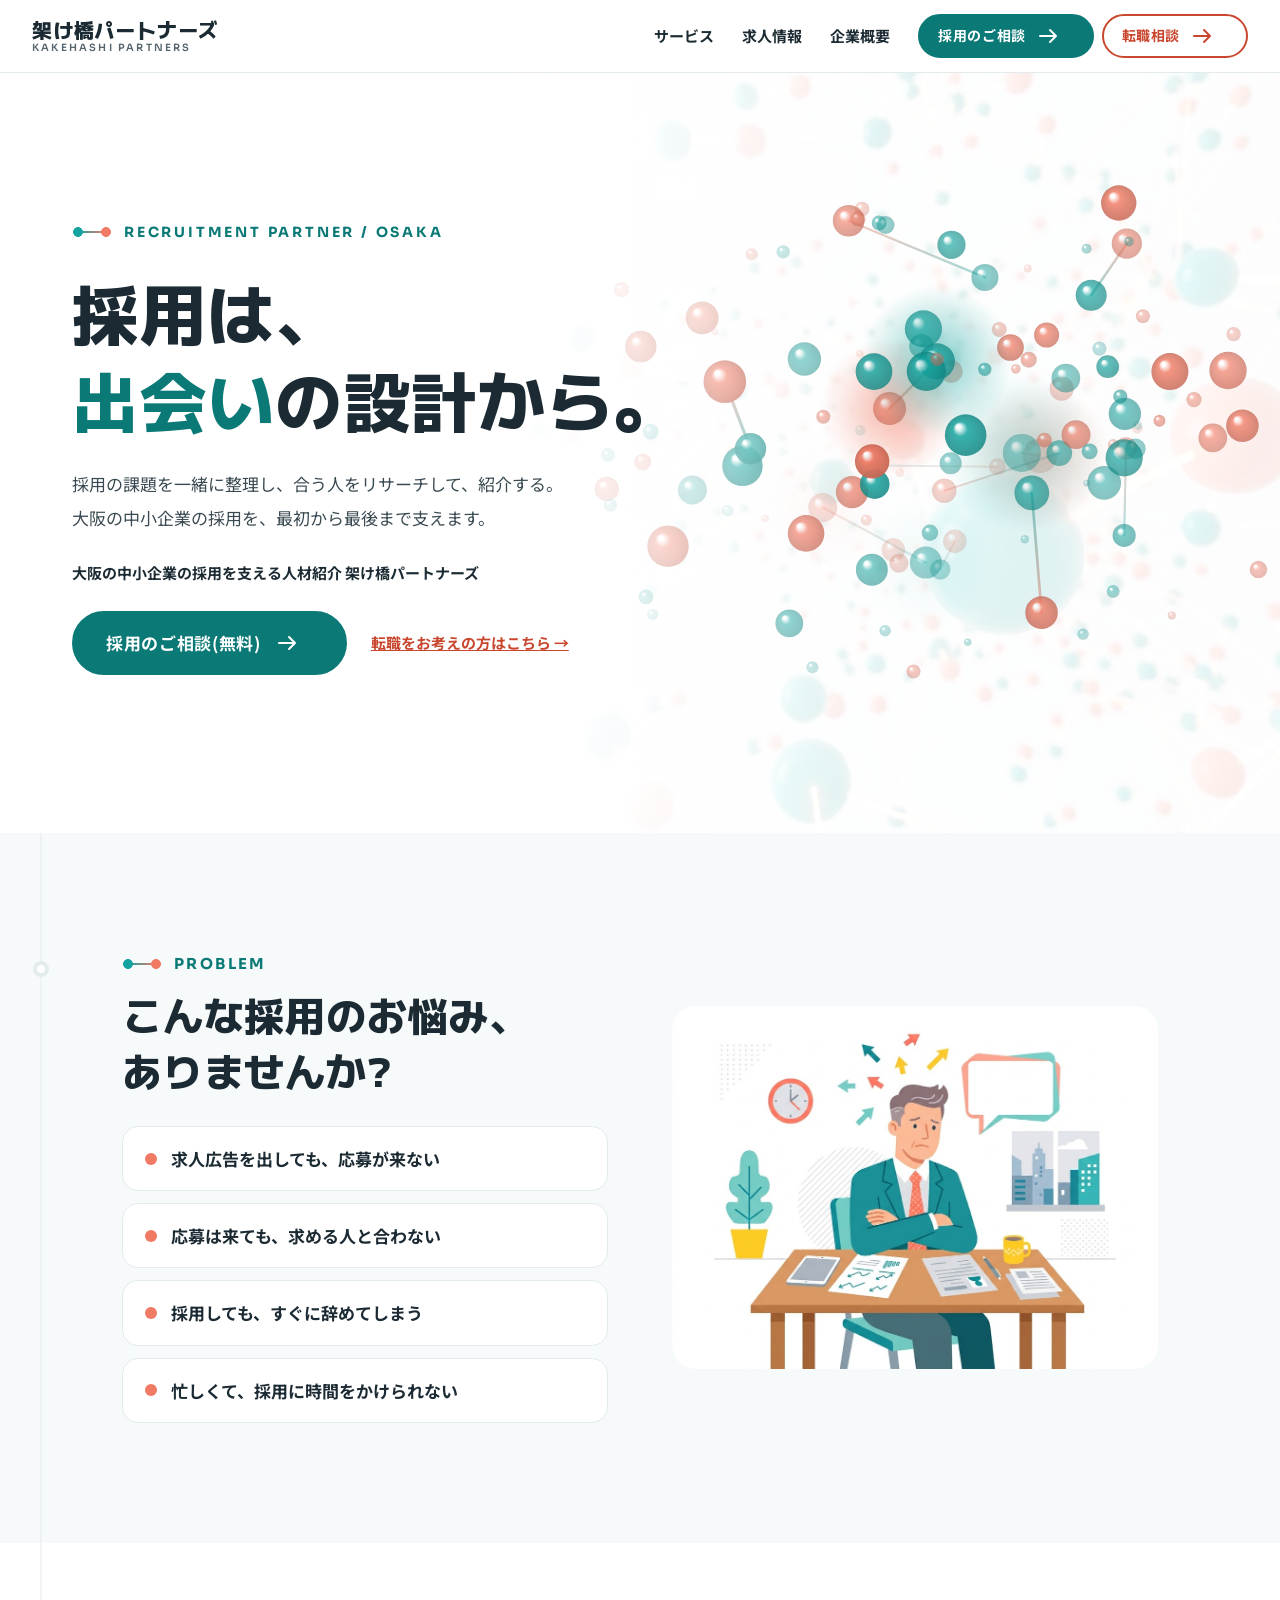
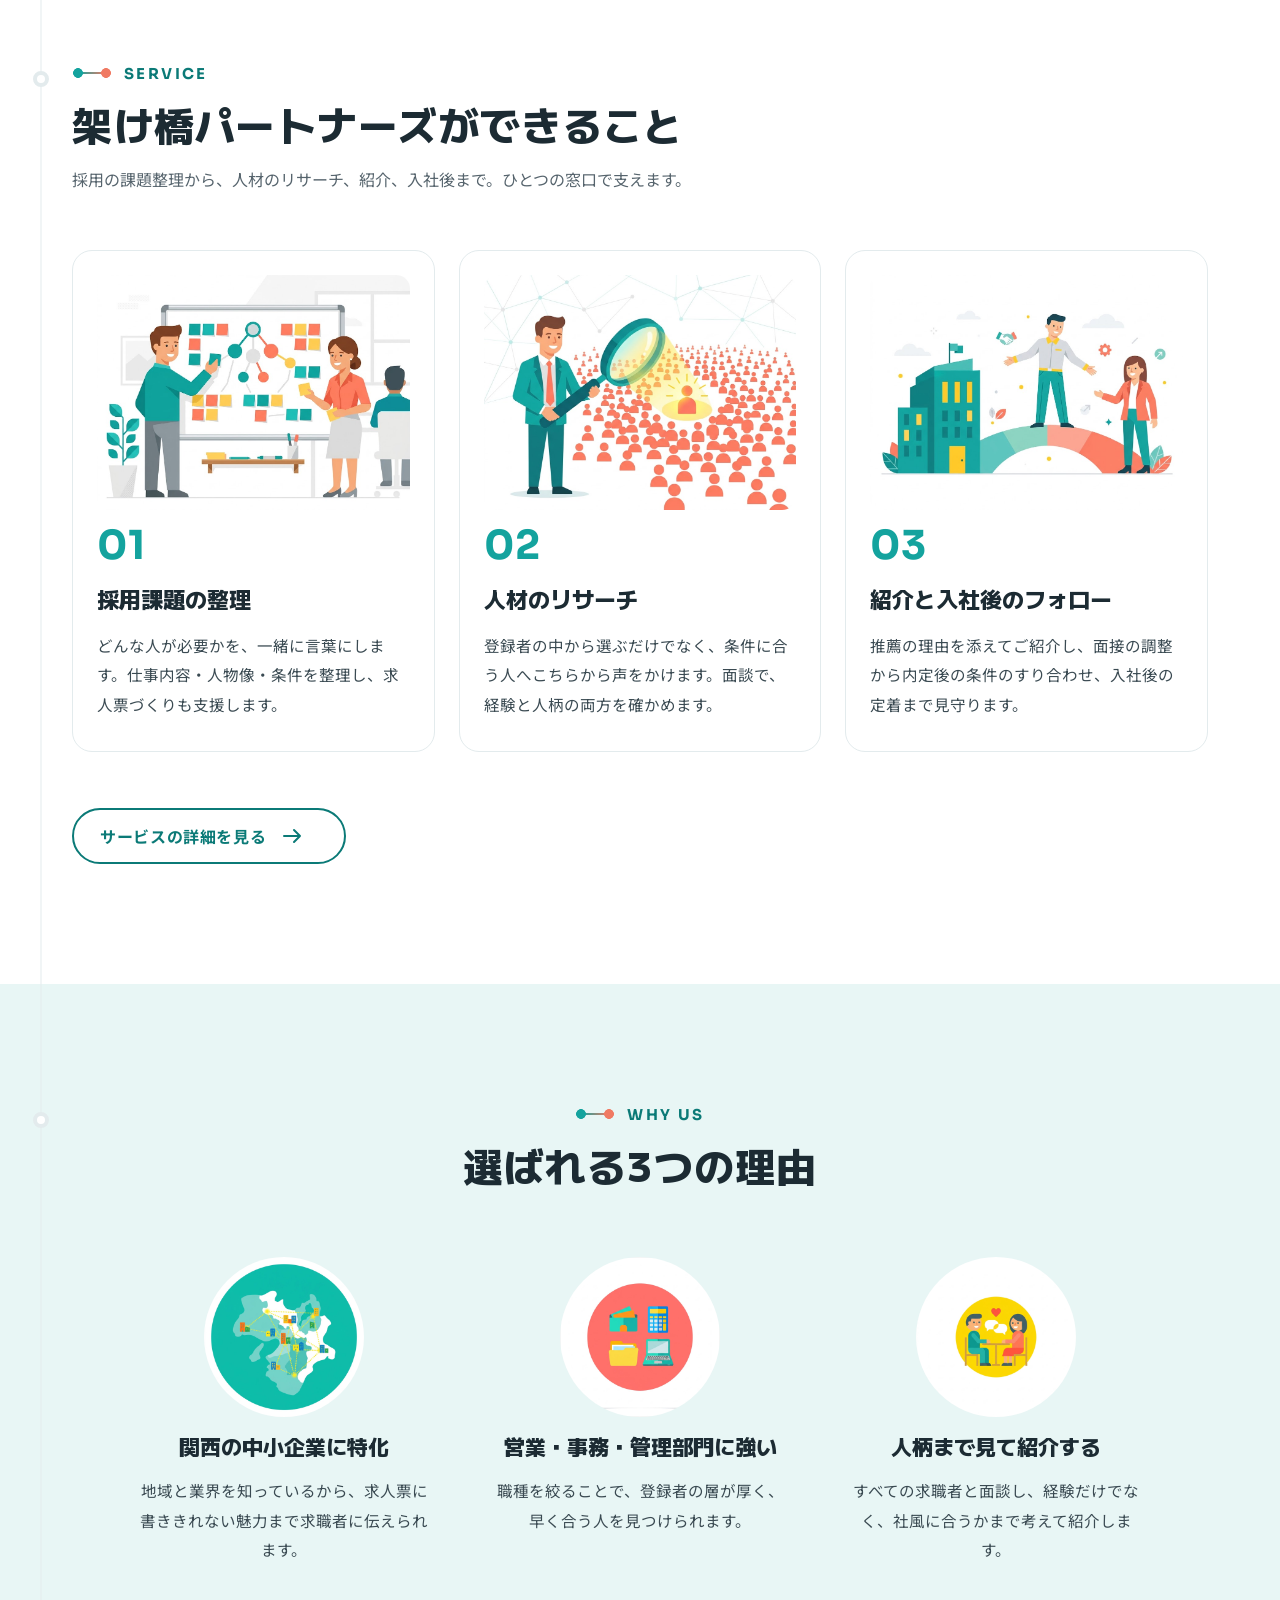
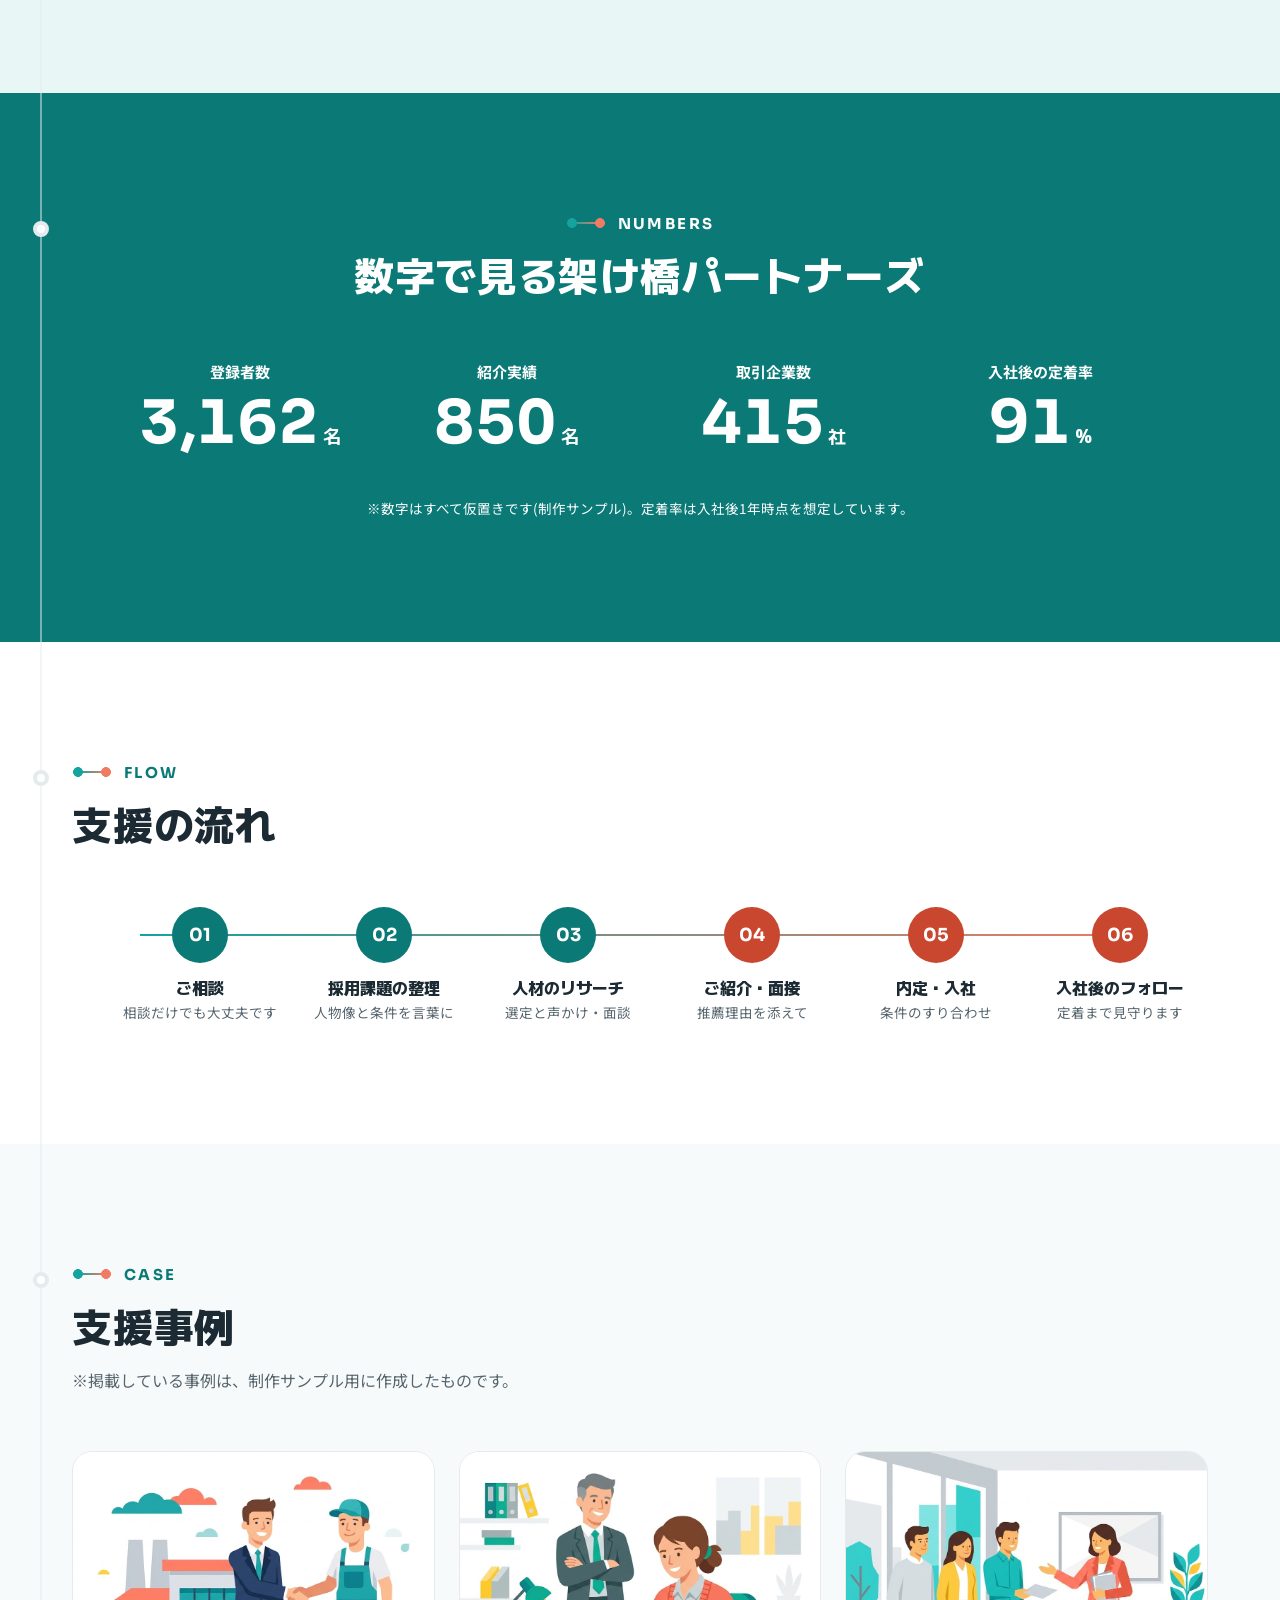
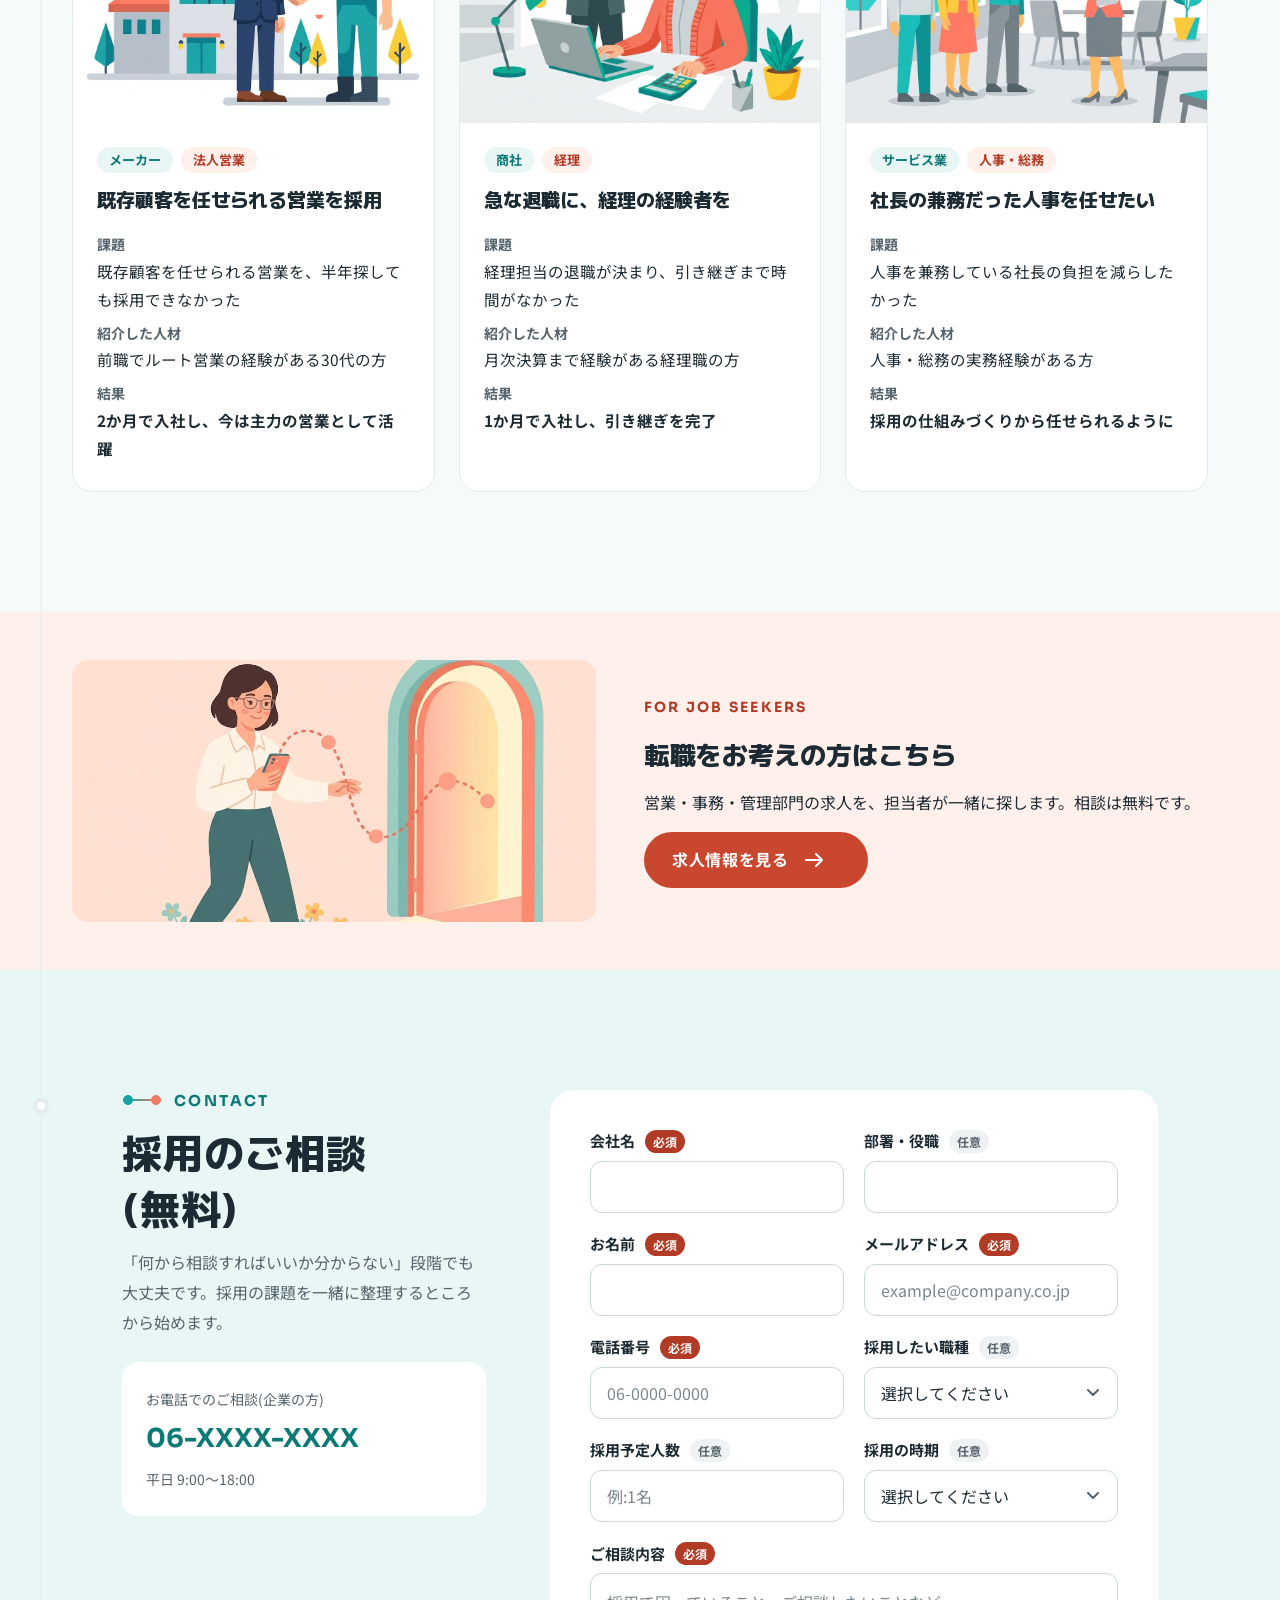
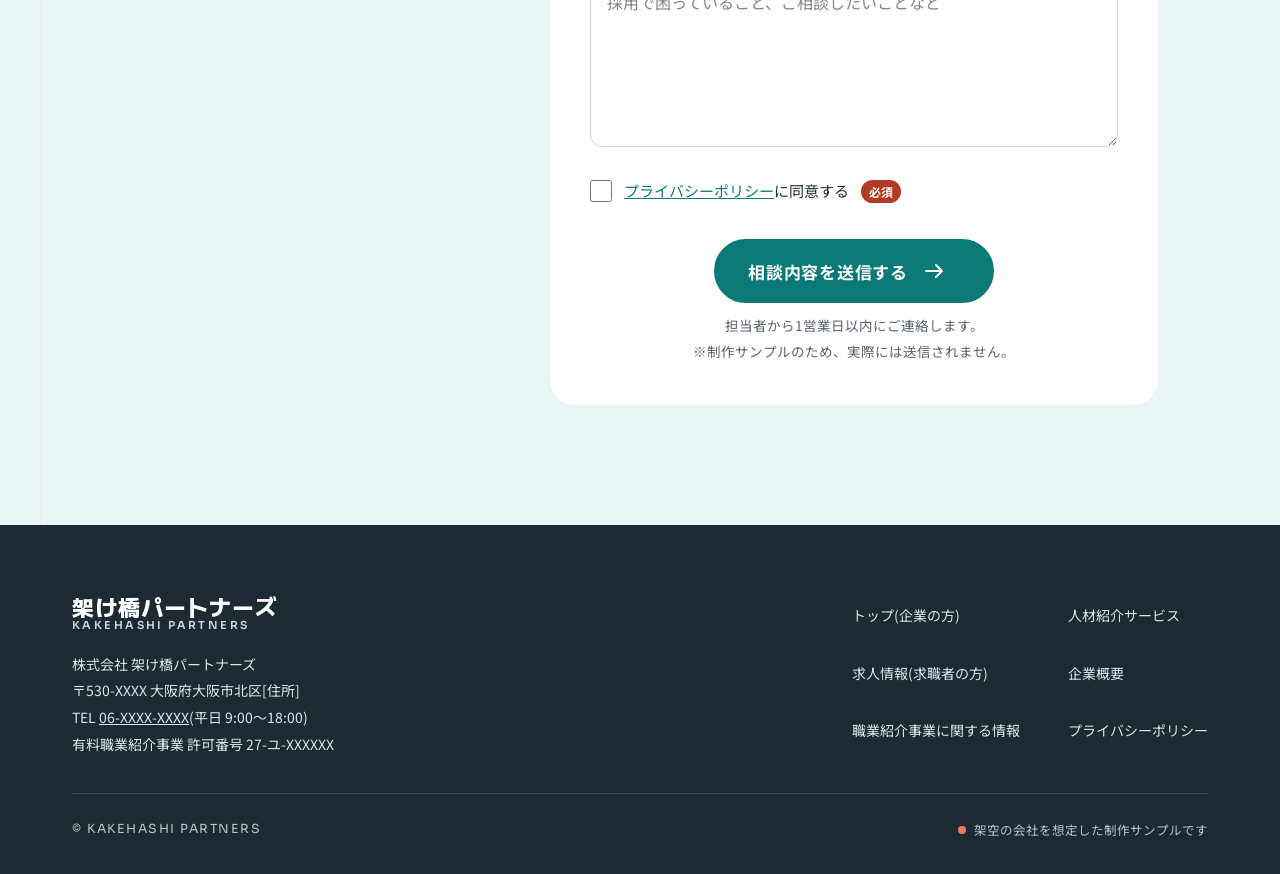
<file: index.html>
<!doctype html>
<html lang="ja" class="no-js">
<head>
<meta charset="utf-8">
<meta name="viewport" content="width=device-width, initial-scale=1">
<title>大阪の中小企業の採用を支える人材紹介|架け橋パートナーズ</title>
<meta name="description" content="大阪・関西の中小企業の採用を支える人材紹介会社、架け橋パートナーズ。営業・事務・管理部門に強く、採用課題の整理から人材のリサーチ、紹介、入社後のフォローまで支えます。成功報酬型で、ご相談は無料です。">
<link rel="canonical" href="https://yamasaki03.github.io/PortfolioHPHR/">
<meta property="og:type" content="website">
<meta property="og:site_name" content="架け橋パートナーズ">
<meta property="og:title" content="大阪の中小企業の採用を支える人材紹介|架け橋パートナーズ">
<meta property="og:description" content="採用は、出会いの設計から。採用課題の整理から人材のリサーチ・紹介まで、大阪の中小企業の採用を支えます。">
<meta property="og:url" content="https://yamasaki03.github.io/PortfolioHPHR/">
<meta property="og:image" content="https://yamasaki03.github.io/PortfolioHPHR/assets/img/kh_ogp.jpg">
<meta name="twitter:card" content="summary_large_image">
<meta name="theme-color" content="#0B7A77">
<link rel="icon" href="data:image/svg+xml,%3Csvg xmlns='http://www.w3.org/2000/svg' viewBox='0 0 32 32'%3E%3Cpath d='M8 16h16' stroke='%2314A39E' stroke-width='3'/%3E%3Ccircle cx='7' cy='16' r='6' fill='%2314A39E'/%3E%3Ccircle cx='25' cy='16' r='6' fill='%23F07A63'/%3E%3C/svg%3E">
<script>document.documentElement.className='js';setTimeout(function(){if(!window.__kh)document.documentElement.className='no-js'},4000);</script>
<!-- Google Tag Manager:公開時に GTM-XXXXXXX を設定して読み込む(サンプルでは読み込まない) -->
<link rel="preconnect" href="https://fonts.googleapis.com">
<link rel="preconnect" href="https://fonts.gstatic.com" crossorigin>
<link rel="stylesheet" href="https://fonts.googleapis.com/css2?family=M+PLUS+1:wght@700;800&family=Noto+Sans+JP:wght@400;700&family=Sora:wght@600;700&display=swap">
<link rel="preload" as="image" href="assets/img/kh_hero_still.jpg" fetchpriority="high">
<link rel="stylesheet" href="assets/css/style.css">
<script src="assets/js/main.js" defer></script>
<script src="assets/js/hero.js" defer></script>
<script type="application/ld+json">
{
  "@context": "https://schema.org",
  "@type": "Organization",
  "name": "株式会社 架け橋パートナーズ",
  "alternateName": "KAKEHASHI PARTNERS",
  "url": "https://yamasaki03.github.io/PortfolioHPHR/",
  "logo": "https://yamasaki03.github.io/PortfolioHPHR/assets/img/kh_ogp.jpg",
  "description": "大阪・関西の中小企業向けの人材紹介(有料職業紹介事業)。営業・事務・管理部門に強み。",
  "telephone": "+81-6-XXXX-XXXX",
  "address": { "@type": "PostalAddress", "addressRegion": "大阪府", "addressLocality": "大阪市", "addressCountry": "JP" }
}
</script>
</head>
<body class="page-top has-flow">
<a class="skip-link" href="#main">本文へ移動</a>

<header class="site-header" data-header>
  <div class="site-header__inner">
    <a class="logo" href="./" aria-label="架け橋パートナーズ トップページ"><span class="logo__ja">架け橋パートナーズ</span><span class="logo__en">KAKEHASHI PARTNERS</span></a>
    <button class="nav-toggle" type="button" aria-expanded="false" aria-controls="global-nav" aria-label="メニューを開く" data-nav-toggle><span></span><span></span></button>
    <nav id="global-nav" class="global-nav" aria-label="メインメニュー">
      <ul class="global-nav__list">
        <li><a href="service/">サービス</a></li>
        <li><a href="jobs/">求人情報</a></li>
        <li><a href="company/">企業概要</a></li>
      </ul>
      <div class="global-nav__cta">
        <a class="btn btn--company btn--sm" href="#contact" data-cta="company" data-cta-pos="header">採用のご相談<svg class="btn__tip" viewBox="0 0 36 14" fill="none" aria-hidden="true"><path d="M2 7h16M12 1l6 6-6 6" stroke="currentColor" stroke-width="2" stroke-linecap="round" stroke-linejoin="round"/><path class="tip-link" d="M18 7h9" stroke="currentColor" stroke-width="2" stroke-linecap="round"/><circle class="tip-dot" cx="31" cy="7" r="3.5" fill="currentColor"/></svg></a>
        <a class="btn btn--seeker-outline btn--sm" href="jobs/#form" data-cta="seeker" data-cta-pos="header">転職相談<svg class="btn__tip" viewBox="0 0 36 14" fill="none" aria-hidden="true"><path d="M2 7h16M12 1l6 6-6 6" stroke="currentColor" stroke-width="2" stroke-linecap="round" stroke-linejoin="round"/><path class="tip-link" d="M18 7h9" stroke="currentColor" stroke-width="2" stroke-linecap="round"/><circle class="tip-dot" cx="31" cy="7" r="3.5" fill="currentColor"/></svg></a>
      </div>
    </nav>
  </div>
</header>

<main id="main">
  <!-- 1. ファーストビュー -->
  <section class="hero" data-hero>
    <div class="hero__visual">
      <img class="hero__still" src="assets/img/kh_hero_still.jpg" width="1024" height="572" alt="ティールとコーラルの点が線でつながる3Dのネットワーク" fetchpriority="high">
      <canvas class="hero__canvas" aria-hidden="true" data-hero-canvas></canvas>
    </div>
    <div class="hero__fade" aria-hidden="true"></div>
    <div class="container hero__inner">
      <p class="eyebrow hero__eyebrow hero-in" style="--d:1.2s">RECRUITMENT PARTNER / OSAKA</p>
      <p class="hero__catch"><span class="hero-in" style="--d:1.4s">採用は、</span><span class="hero-in" style="--d:1.6s"><em>出会い</em>の設計から。</span></p>
      <p class="hero__lead hero-in" style="--d:1.8s">採用の課題を一緒に整理し、合う人をリサーチして、紹介する。<br>大阪の中小企業の採用を、最初から最後まで支えます。</p>
      <h1 class="hero__h1 hero-in" style="--d:1.9s">大阪の中小企業の採用を支える人材紹介 架け橋パートナーズ</h1>
      <div class="hero__actions hero-in" style="--d:2s">
        <a class="btn btn--company btn--lg" href="#contact" data-cta="company" data-cta-pos="hero">採用のご相談(無料)<svg class="btn__tip" viewBox="0 0 36 14" fill="none" aria-hidden="true"><path d="M2 7h16M12 1l6 6-6 6" stroke="currentColor" stroke-width="2" stroke-linecap="round" stroke-linejoin="round"/><path class="tip-link" d="M18 7h9" stroke="currentColor" stroke-width="2" stroke-linecap="round"/><circle class="tip-dot" cx="31" cy="7" r="3.5" fill="currentColor"/></svg></a>
        <a class="text-link" href="jobs/">転職をお考えの方はこちら →</a>
      </div>
    </div>
  </section>

  <!-- 2. 採用のお悩み -->
  <section class="section section--gray" data-flow>
    <div class="container container--md split">
      <div>
        <div class="sec-head reveal">
          <p class="eyebrow">PROBLEM</p>
          <h2 class="sec-title">こんな採用のお悩み、<br>ありませんか?</h2>
        </div>
        <ul class="worry-list">
          <li class="reveal" style="--i:1">求人広告を出しても、応募が来ない</li>
          <li class="reveal" style="--i:2">応募は来ても、求める人と合わない</li>
          <li class="reveal" style="--i:3">採用しても、すぐに辞めてしまう</li>
          <li class="reveal" style="--i:4">忙しくて、採用に時間をかけられない</li>
        </ul>
      </div>
      <img class="rounded-img reveal" style="--i:2" src="assets/img/kh_worry.jpg" width="1024" height="765" alt="求人票を前に、腕を組んで考え込む経営者のイラスト" loading="lazy" decoding="async">
    </div>
  </section>

  <!-- 3. できること -->
  <section class="section section--white" data-flow>
    <div class="container">
      <div class="sec-head reveal">
        <p class="eyebrow">SERVICE</p>
        <h2 class="sec-title">架け橋パートナーズができること</h2>
        <p class="sec-lead">採用の課題整理から、人材のリサーチ、紹介、入社後まで。ひとつの窓口で支えます。</p>
      </div>
      <div class="grid-auto" style="--min:320px">
        <article class="card card--hover reveal" style="--i:1">
          <img class="card__img" src="assets/img/kh_service1.jpg" width="1024" height="765" alt="ホワイトボードの前で、担当者と人事担当者が必要な人物像を整理するイラスト" loading="lazy" decoding="async">
          <span class="card__num">01</span>
          <h3 class="card__title">採用課題の整理</h3>
          <p class="card__text">どんな人が必要かを、一緒に言葉にします。仕事内容・人物像・条件を整理し、求人票づくりも支援します。</p>
        </article>
        <article class="card card--hover reveal" style="--i:2">
          <img class="card__img" src="assets/img/kh_service2.jpg" width="1024" height="765" alt="虫めがねで、たくさんの人の中から条件に合う1人を見つけるイラスト" loading="lazy" decoding="async">
          <span class="card__num">02</span>
          <h3 class="card__title">人材のリサーチ</h3>
          <p class="card__text">登録者の中から選ぶだけでなく、条件に合う人へこちらから声をかけます。面談で、経験と人柄の両方を確かめます。</p>
        </article>
        <article class="card card--hover reveal" style="--i:3">
          <img class="card__img" src="assets/img/kh_service3.jpg" width="1024" height="765" alt="企業と人のあいだに線の橋が架かり、担当者が両方に手を差し伸べるイラスト" loading="lazy" decoding="async">
          <span class="card__num">03</span>
          <h3 class="card__title">紹介と入社後のフォロー</h3>
          <p class="card__text">推薦の理由を添えてご紹介し、面接の調整から内定後の条件のすり合わせ、入社後の定着まで見守ります。</p>
        </article>
      </div>
      <div class="reveal" style="margin-top:56px">
        <a class="btn btn--company-outline" href="service/" data-cta="company" data-cta-pos="service_more">サービスの詳細を見る<svg class="btn__tip" viewBox="0 0 36 14" fill="none" aria-hidden="true"><path d="M2 7h16M12 1l6 6-6 6" stroke="currentColor" stroke-width="2" stroke-linecap="round" stroke-linejoin="round"/><path class="tip-link" d="M18 7h9" stroke="currentColor" stroke-width="2" stroke-linecap="round"/><circle class="tip-dot" cx="31" cy="7" r="3.5" fill="currentColor"/></svg></a>
      </div>
    </div>
  </section>

  <!-- 4. 選ばれる理由 -->
  <section class="section section--teal" data-flow>
    <div class="container container--md">
      <div class="sec-head sec-head--center reveal">
        <p class="eyebrow">WHY US</p>
        <h2 class="sec-title">選ばれる3つの理由</h2>
      </div>
      <div class="grid-auto" style="--min:280px;gap:32px">
        <article class="reason reveal" style="--i:1">
          <img class="reason__img" src="assets/img/kh_strength1.jpg" width="1024" height="1024" alt="関西の地図の上で、ビルどうしが点と線で結ばれたアイコン" loading="lazy" decoding="async">
          <h3 class="reason__title">関西の中小企業に特化</h3>
          <p class="reason__text">地域と業界を知っているから、求人票に書ききれない魅力まで求職者に伝えられます。</p>
        </article>
        <article class="reason reveal" style="--i:2">
          <img class="reason__img" src="assets/img/kh_strength2.jpg" width="1024" height="1024" alt="名刺入れ・電卓・ファイル・ノートパソコンのアイコン" loading="lazy" decoding="async">
          <h3 class="reason__title">営業・事務・管理部門に強い</h3>
          <p class="reason__text">職種を絞ることで、登録者の層が厚く、早く合う人を見つけられます。</p>
        </article>
        <article class="reason reveal" style="--i:3">
          <img class="reason__img" src="assets/img/kh_strength3.jpg" width="1024" height="1024" alt="向かい合って話す2人のあいだにハートとふきだしがあるアイコン" loading="lazy" decoding="async">
          <h3 class="reason__title">人柄まで見て紹介する</h3>
          <p class="reason__text">すべての求職者と面談し、経験だけでなく、社風に合うかまで考えて紹介します。</p>
        </article>
      </div>
    </div>
  </section>

  <!-- 5. 数字で見る実績 -->
  <section class="section section--deep" data-flow>
    <div class="container container--md">
      <div class="sec-head sec-head--center reveal">
        <p class="eyebrow eyebrow--white">NUMBERS</p>
        <h2 class="sec-title">数字で見る架け橋パートナーズ</h2>
      </div>
      <div class="numbers">
        <div class="number reveal" style="--i:1"><span class="number__label">登録者数</span><span class="number__value"><span data-count="3200">3,200</span><span class="number__unit">名</span></span></div>
        <div class="number reveal" style="--i:2"><span class="number__label">紹介実績</span><span class="number__value"><span data-count="860">860</span><span class="number__unit">名</span></span></div>
        <div class="number reveal" style="--i:3"><span class="number__label">取引企業数</span><span class="number__value"><span data-count="420">420</span><span class="number__unit">社</span></span></div>
        <div class="number reveal" style="--i:4"><span class="number__label">入社後の定着率</span><span class="number__value"><span data-count="92">92</span><span class="number__unit">%</span></span></div>
      </div>
      <p class="numbers-note">※数字はすべて仮置きです(制作サンプル)。定着率は入社後1年時点を想定しています。</p>
    </div>
  </section>

  <!-- 6. 支援の流れ -->
  <section class="section section--white" data-flow>
    <div class="container">
      <div class="sec-head reveal">
        <p class="eyebrow">FLOW</p>
        <h2 class="sec-title">支援の流れ</h2>
      </div>
      <div class="steps" data-anim>
        <span class="steps__line" aria-hidden="true"></span>
        <ol>
          <li><span class="steps__dot" style="--i:0">01</span><div><span class="steps__label">ご相談</span><span class="steps__desc">相談だけでも大丈夫です</span></div></li>
          <li><span class="steps__dot" style="--i:1">02</span><div><span class="steps__label">採用課題の整理</span><span class="steps__desc">人物像と条件を言葉に</span></div></li>
          <li><span class="steps__dot" style="--i:2">03</span><div><span class="steps__label">人材のリサーチ</span><span class="steps__desc">選定と声かけ・面談</span></div></li>
          <li><span class="steps__dot steps__dot--coral" style="--i:3">04</span><div><span class="steps__label">ご紹介・面接</span><span class="steps__desc">推薦理由を添えて</span></div></li>
          <li><span class="steps__dot steps__dot--coral" style="--i:4">05</span><div><span class="steps__label">内定・入社</span><span class="steps__desc">条件のすり合わせ</span></div></li>
          <li><span class="steps__dot steps__dot--coral" style="--i:5">06</span><div><span class="steps__label">入社後のフォロー</span><span class="steps__desc">定着まで見守ります</span></div></li>
        </ol>
      </div>
    </div>
  </section>

  <!-- 7. 支援事例 -->
  <section class="section section--gray" data-flow>
    <div class="container">
      <div class="sec-head reveal">
        <p class="eyebrow">CASE</p>
        <h2 class="sec-title">支援事例</h2>
        <p class="sec-lead">※掲載している事例は、制作サンプル用に作成したものです。</p>
      </div>
      <div class="grid-auto" style="--min:320px">
        <article class="card card--hover case reveal" style="--i:1">
          <img class="case__img" src="assets/img/kh_case1.jpg" width="1024" height="765" alt="工場の前で、営業職の社員と作業服の社員が握手するイラスト" loading="lazy" decoding="async">
          <div class="case__body">
            <div class="tags"><span class="tag tag--teal">メーカー</span><span class="tag tag--coral">法人営業</span></div>
            <h3 class="case__title">既存顧客を任せられる営業を採用</h3>
            <dl>
              <dt>課題</dt><dd>既存顧客を任せられる営業を、半年探しても採用できなかった</dd>
              <dt>紹介した人材</dt><dd>前職でルート営業の経験がある30代の方</dd>
              <dt>結果</dt><dd class="is-result">2か月で入社し、今は主力の営業として活躍</dd>
            </dl>
          </div>
        </article>
        <article class="card card--hover case reveal" style="--i:2">
          <img class="case__img" src="assets/img/kh_case2.jpg" width="1024" height="765" alt="オフィスでパソコンと電卓を使って経理の仕事をする社員のイラスト" loading="lazy" decoding="async">
          <div class="case__body">
            <div class="tags"><span class="tag tag--teal">商社</span><span class="tag tag--coral">経理</span></div>
            <h3 class="case__title">急な退職に、経理の経験者を</h3>
            <dl>
              <dt>課題</dt><dd>経理担当の退職が決まり、引き継ぎまで時間がなかった</dd>
              <dt>紹介した人材</dt><dd>月次決算まで経験がある経理職の方</dd>
              <dt>結果</dt><dd class="is-result">1か月で入社し、引き継ぎを完了</dd>
            </dl>
          </div>
        </article>
        <article class="card card--hover case reveal" style="--i:3">
          <img class="case__img" src="assets/img/kh_case3.jpg" width="1024" height="765" alt="人事担当者が新しく入った社員たちに書類を渡して案内するイラスト" loading="lazy" decoding="async">
          <div class="case__body">
            <div class="tags"><span class="tag tag--teal">サービス業</span><span class="tag tag--coral">人事・総務</span></div>
            <h3 class="case__title">社長の兼務だった人事を任せたい</h3>
            <dl>
              <dt>課題</dt><dd>人事を兼務している社長の負担を減らしたかった</dd>
              <dt>紹介した人材</dt><dd>人事・総務の実務経験がある方</dd>
              <dt>結果</dt><dd class="is-result">採用の仕組みづくりから任せられるように</dd>
            </dl>
          </div>
        </article>
      </div>
    </div>
  </section>

  <!-- 8. 求職者への案内 -->
  <section class="switch-band" aria-label="転職をお考えの方へ">
    <div class="container switch-band__inner">
      <img class="switch-band__img" src="assets/img/kh_jobs_cta.jpg" width="1024" height="765" alt="スマホを手に、点と線をたどって明るい扉へ歩き出す人のイラスト" loading="lazy" decoding="async">
      <div class="switch-band__body">
        <span class="switch-band__en">FOR JOB SEEKERS</span>
        <p class="switch-band__title">転職をお考えの方はこちら</p>
        <p>営業・事務・管理部門の求人を、担当者が一緒に探します。相談は無料です。</p>
        <a class="btn btn--seeker" href="jobs/" data-cta="seeker" data-cta-pos="top_band">求人情報を見る<svg class="btn__tip" viewBox="0 0 36 14" fill="none" aria-hidden="true"><path d="M2 7h16M12 1l6 6-6 6" stroke="currentColor" stroke-width="2" stroke-linecap="round" stroke-linejoin="round"/><path class="tip-link" d="M18 7h9" stroke="currentColor" stroke-width="2" stroke-linecap="round"/><circle class="tip-dot" cx="31" cy="7" r="3.5" fill="currentColor"/></svg></a>
      </div>
    </div>
  </section>

  <!-- 9. 採用のご相談フォーム -->
  <section class="section section--teal" id="contact" data-flow>
    <div class="container container--md contact">
      <div class="contact__aside">
        <div class="sec-head reveal">
          <p class="eyebrow">CONTACT</p>
          <h2 class="sec-title">採用のご相談<br>(無料)</h2>
          <p class="sec-lead">「何から相談すればいいか分からない」段階でも大丈夫です。採用の課題を一緒に整理するところから始めます。</p>
        </div>
        <div class="tel-box reveal" style="--i:1">
          <span class="tel-box__label">お電話でのご相談(企業の方)</span>
          <a class="tel-box__num" href="tel:06XXXXXXXX" data-tel="company">06-XXXX-XXXX</a>
          <span class="tel-box__time">平日 9:00〜18:00</span>
        </div>
      </div>
      <div class="contact__form reveal" style="--i:1">
        <form class="form" action="thanks/" method="post" novalidate data-form="company">
          <p class="form__summary" role="alert" tabindex="-1" data-summary></p>
          <div class="form__grid">
            <div class="field" data-field>
              <label class="field__label" for="c-company">会社名<span class="badge badge--req">必須</span></label>
              <input class="input" id="c-company" name="company" type="text" autocomplete="organization" required aria-describedby="c-company-err">
              <p class="field__error" id="c-company-err" data-error></p>
            </div>
            <div class="field" data-field>
              <label class="field__label" for="c-dept">部署・役職<span class="badge badge--opt">任意</span></label>
              <input class="input" id="c-dept" name="department" type="text" autocomplete="organization-title">
            </div>
            <div class="field" data-field>
              <label class="field__label" for="c-name">お名前<span class="badge badge--req">必須</span></label>
              <input class="input" id="c-name" name="name" type="text" autocomplete="name" required aria-describedby="c-name-err">
              <p class="field__error" id="c-name-err" data-error></p>
            </div>
            <div class="field" data-field>
              <label class="field__label" for="c-email">メールアドレス<span class="badge badge--req">必須</span></label>
              <input class="input" id="c-email" name="email" type="email" inputmode="email" autocomplete="email" placeholder="example@company.co.jp" required aria-describedby="c-email-err">
              <p class="field__error" id="c-email-err" data-error></p>
            </div>
            <div class="field" data-field>
              <label class="field__label" for="c-tel">電話番号<span class="badge badge--req">必須</span></label>
              <input class="input" id="c-tel" name="tel" type="tel" inputmode="tel" autocomplete="tel" placeholder="06-0000-0000" required aria-describedby="c-tel-err">
              <p class="field__error" id="c-tel-err" data-error></p>
            </div>
            <div class="field" data-field>
              <label class="field__label" for="c-position">採用したい職種<span class="badge badge--opt">任意</span></label>
              <select class="select" id="c-position" name="position">
                <option value="">選択してください</option>
                <option>営業(法人・個人)</option>
                <option>一般事務・営業事務</option>
                <option>経理</option>
                <option>人事・総務</option>
                <option>その他・相談して決めたい</option>
              </select>
            </div>
            <div class="field" data-field>
              <label class="field__label" for="c-count">採用予定人数<span class="badge badge--opt">任意</span></label>
              <input class="input" id="c-count" name="headcount" type="text" placeholder="例:1名">
            </div>
            <div class="field" data-field>
              <label class="field__label" for="c-timing">採用の時期<span class="badge badge--opt">任意</span></label>
              <select class="select" id="c-timing" name="timing">
                <option value="">選択してください</option>
                <option>すぐにでも</option>
                <option>3か月以内</option>
                <option>半年以内</option>
                <option>未定・情報収集中</option>
              </select>
            </div>
          </div>
          <div class="field" data-field>
            <label class="field__label" for="c-message">ご相談内容<span class="badge badge--req">必須</span></label>
            <textarea class="textarea" id="c-message" name="message" rows="5" placeholder="採用で困っていること、ご相談したいことなど" required aria-describedby="c-message-err"></textarea>
            <p class="field__error" id="c-message-err" data-error></p>
          </div>
          <div class="hp-field" aria-hidden="true"><label>この欄は空のままにしてください<input type="text" name="website" tabindex="-1" autocomplete="off"></label></div>
          <div class="field" data-field>
            <label class="check" for="c-agree"><input id="c-agree" name="agree" type="checkbox" required aria-describedby="c-agree-err"><span><a href="privacy/" target="_blank" rel="noopener">プライバシーポリシー</a>に同意する</span><span class="badge badge--req">必須</span></label>
            <p class="field__error" id="c-agree-err" data-error></p>
          </div>
          <div class="form__submit">
            <button class="btn btn--company btn--lg" type="submit">相談内容を送信する<svg class="btn__tip" viewBox="0 0 36 14" fill="none" aria-hidden="true"><path d="M2 7h16M12 1l6 6-6 6" stroke="currentColor" stroke-width="2" stroke-linecap="round" stroke-linejoin="round"/><path class="tip-link" d="M18 7h9" stroke="currentColor" stroke-width="2" stroke-linecap="round"/><circle class="tip-dot" cx="31" cy="7" r="3.5" fill="currentColor"/></svg></button>
            <p class="form__note">担当者から1営業日以内にご連絡します。<br>※制作サンプルのため、実際には送信されません。</p>
          </div>
        </form>
      </div>
    </div>
  </section>
</main>

<div class="sticky-cta" data-sticky-cta>
  <a class="btn btn--company" href="#contact" data-cta="company" data-cta-pos="sticky_sp">採用のご相談(無料)<svg class="btn__tip" viewBox="0 0 36 14" fill="none" aria-hidden="true"><path d="M2 7h16M12 1l6 6-6 6" stroke="currentColor" stroke-width="2" stroke-linecap="round" stroke-linejoin="round"/><path class="tip-link" d="M18 7h9" stroke="currentColor" stroke-width="2" stroke-linecap="round"/><circle class="tip-dot" cx="31" cy="7" r="3.5" fill="currentColor"/></svg></a>
</div>

<footer class="site-footer">
  <div class="container site-footer__inner">
    <div class="site-footer__top">
      <div>
        <a class="logo" href="./"><span class="logo__ja">架け橋パートナーズ</span><span class="logo__en">KAKEHASHI PARTNERS</span></a>
        <address class="site-footer__info">株式会社 架け橋パートナーズ<br>〒530-XXXX 大阪府大阪市北区[住所]<br>TEL <a href="tel:06XXXXXXXX" data-tel="company">06-XXXX-XXXX</a>(平日 9:00〜18:00)<br>有料職業紹介事業 許可番号 27-ユ-XXXXXX</address>
      </div>
      <nav class="footer-nav" aria-label="フッターメニュー">
        <a href="./">トップ(企業の方)</a>
        <a href="service/">人材紹介サービス</a>
        <a href="jobs/">求人情報(求職者の方)</a>
        <a href="company/">企業概要</a>
        <a href="company/#law">職業紹介事業に関する情報</a>
        <a href="privacy/">プライバシーポリシー</a>
      </nav>
    </div>
    <div class="site-footer__bottom">
      <span class="site-footer__copy">© KAKEHASHI PARTNERS</span>
      <span class="sample-badge">架空の会社を想定した制作サンプルです</span>
    </div>
  </div>
</footer>
</body>
</html>
</file>
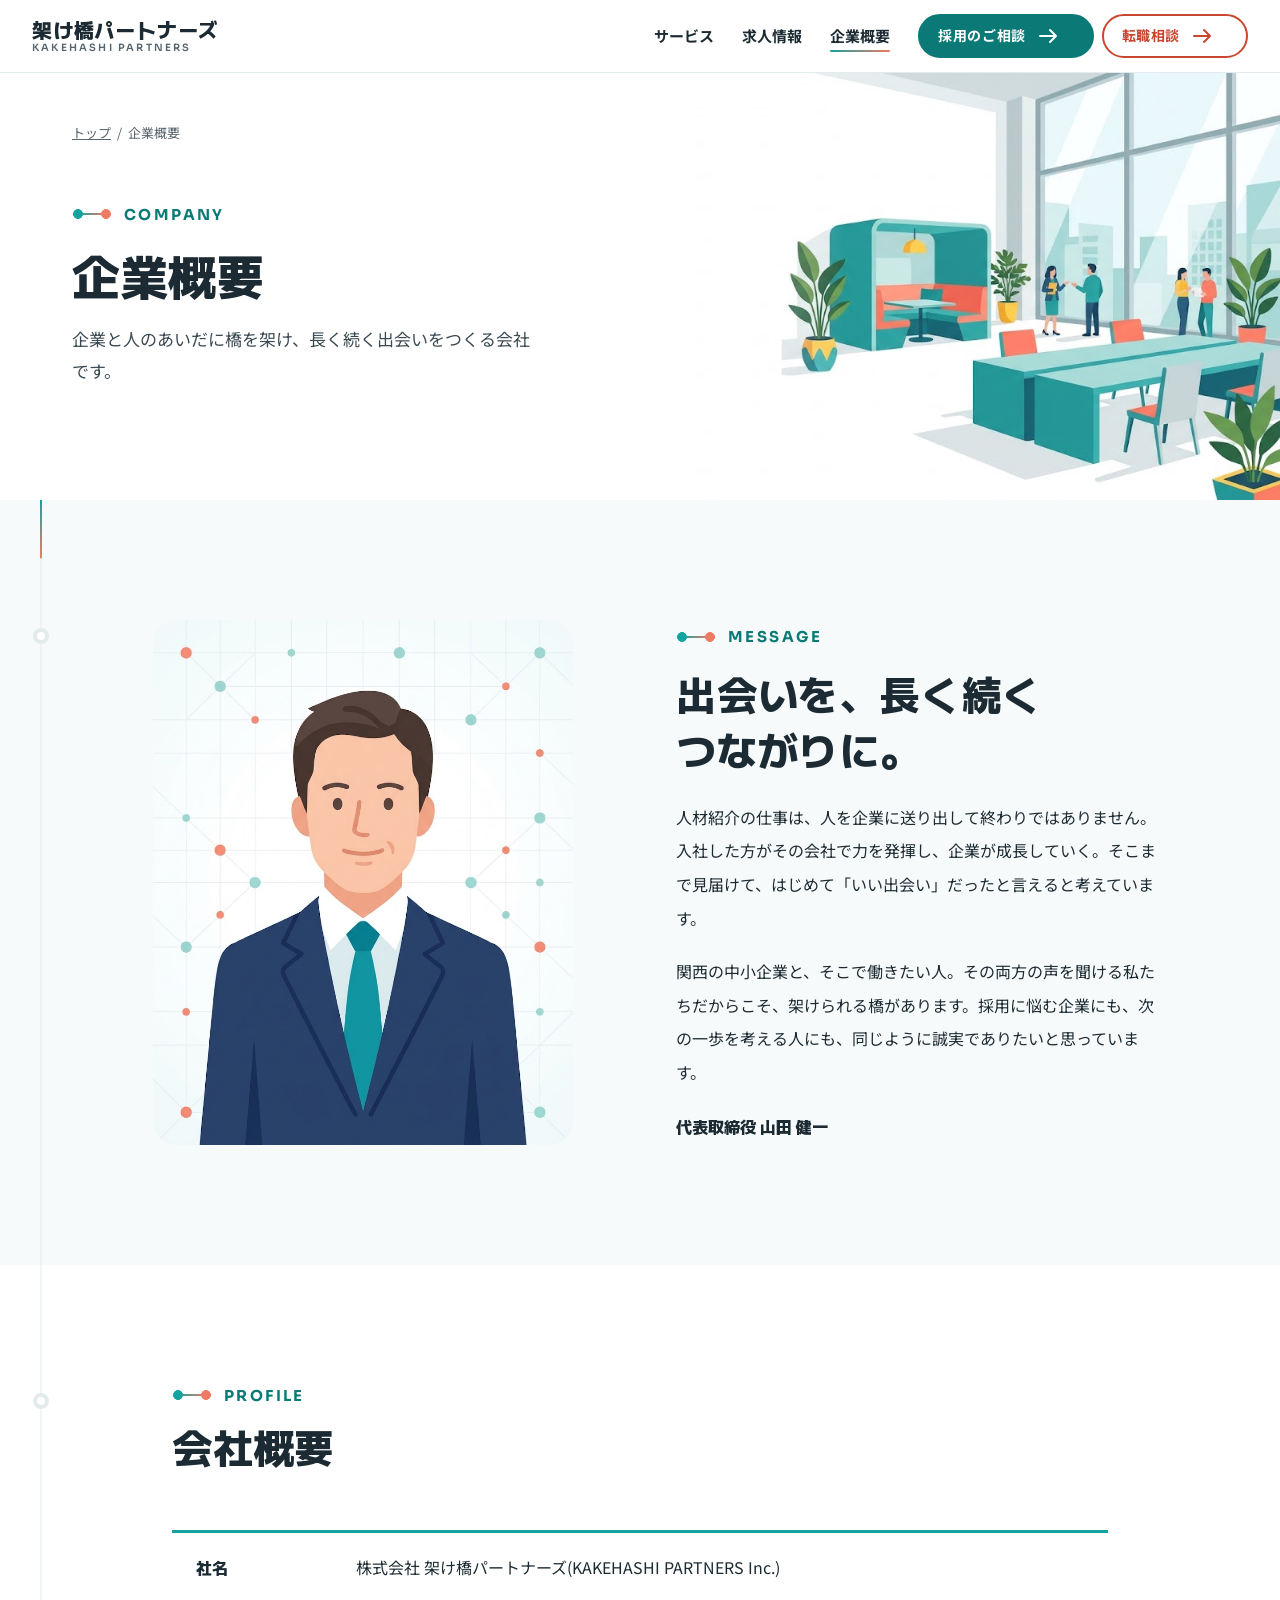
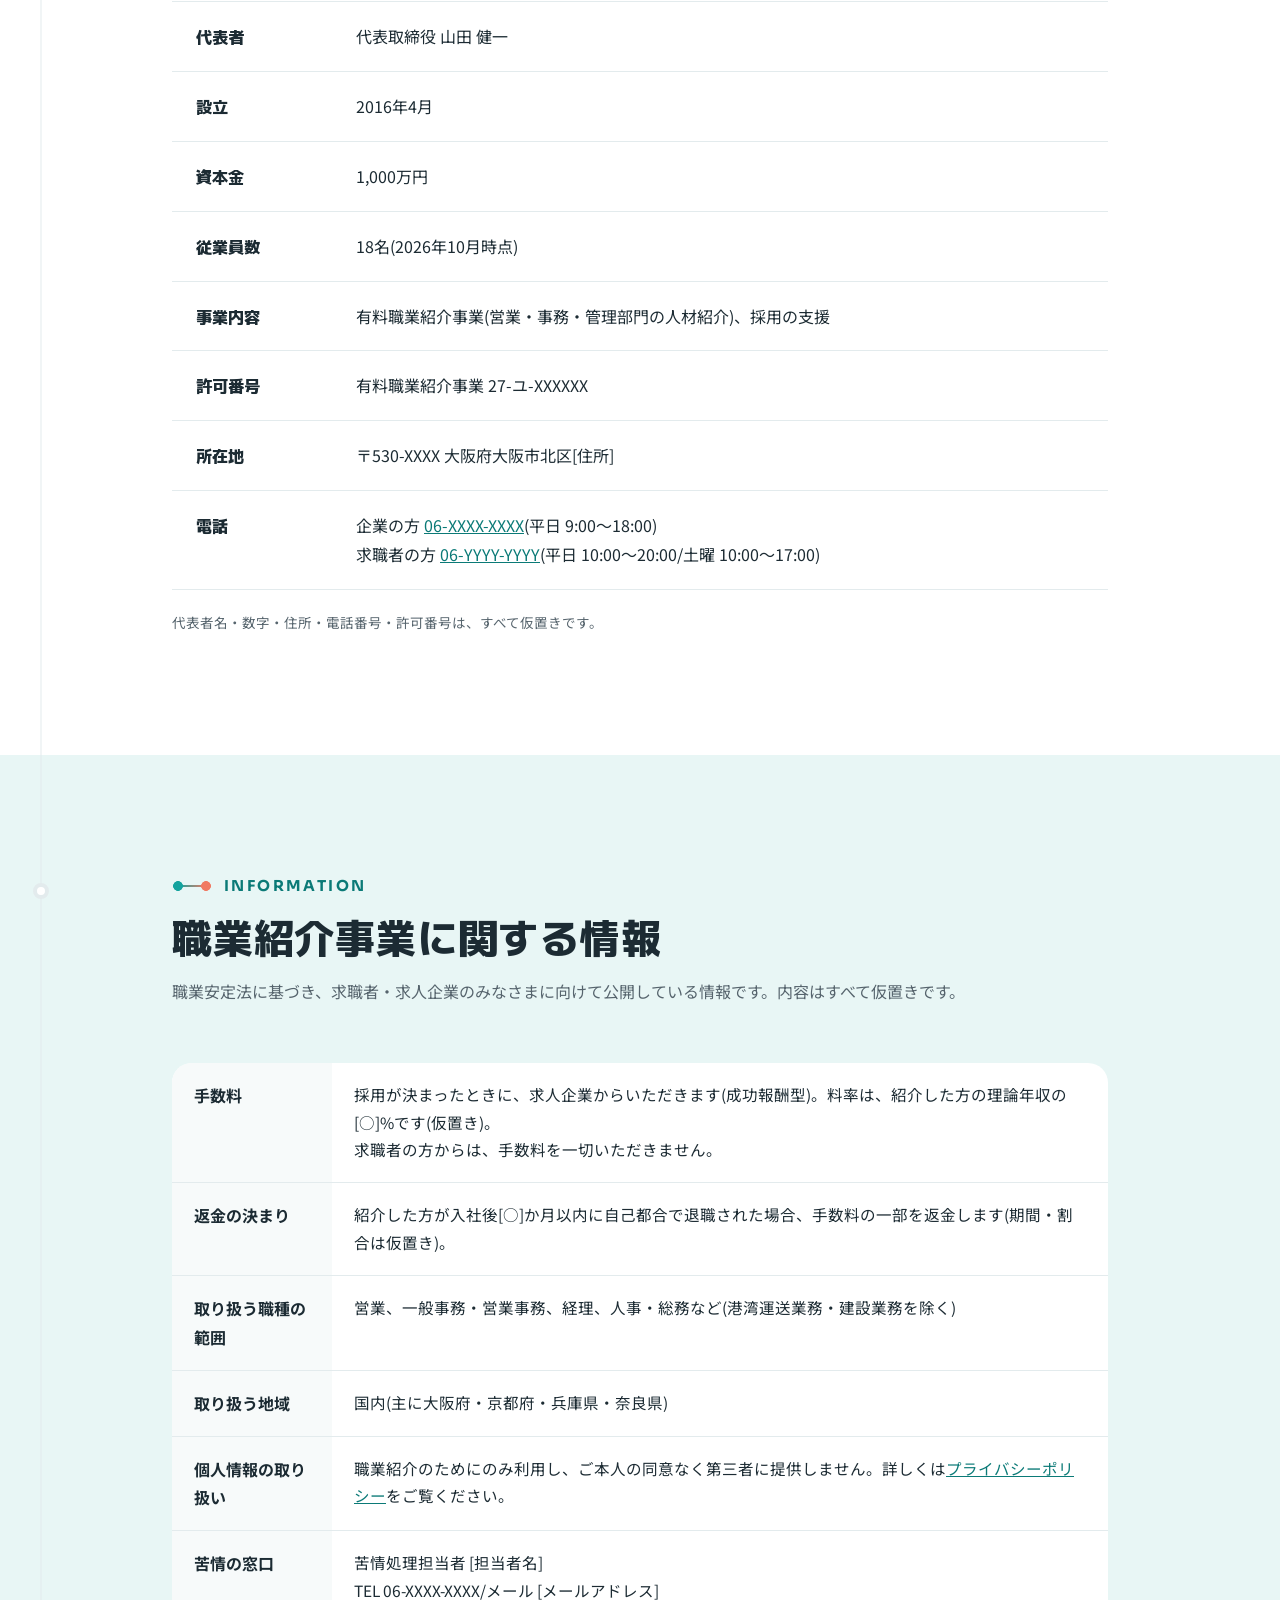
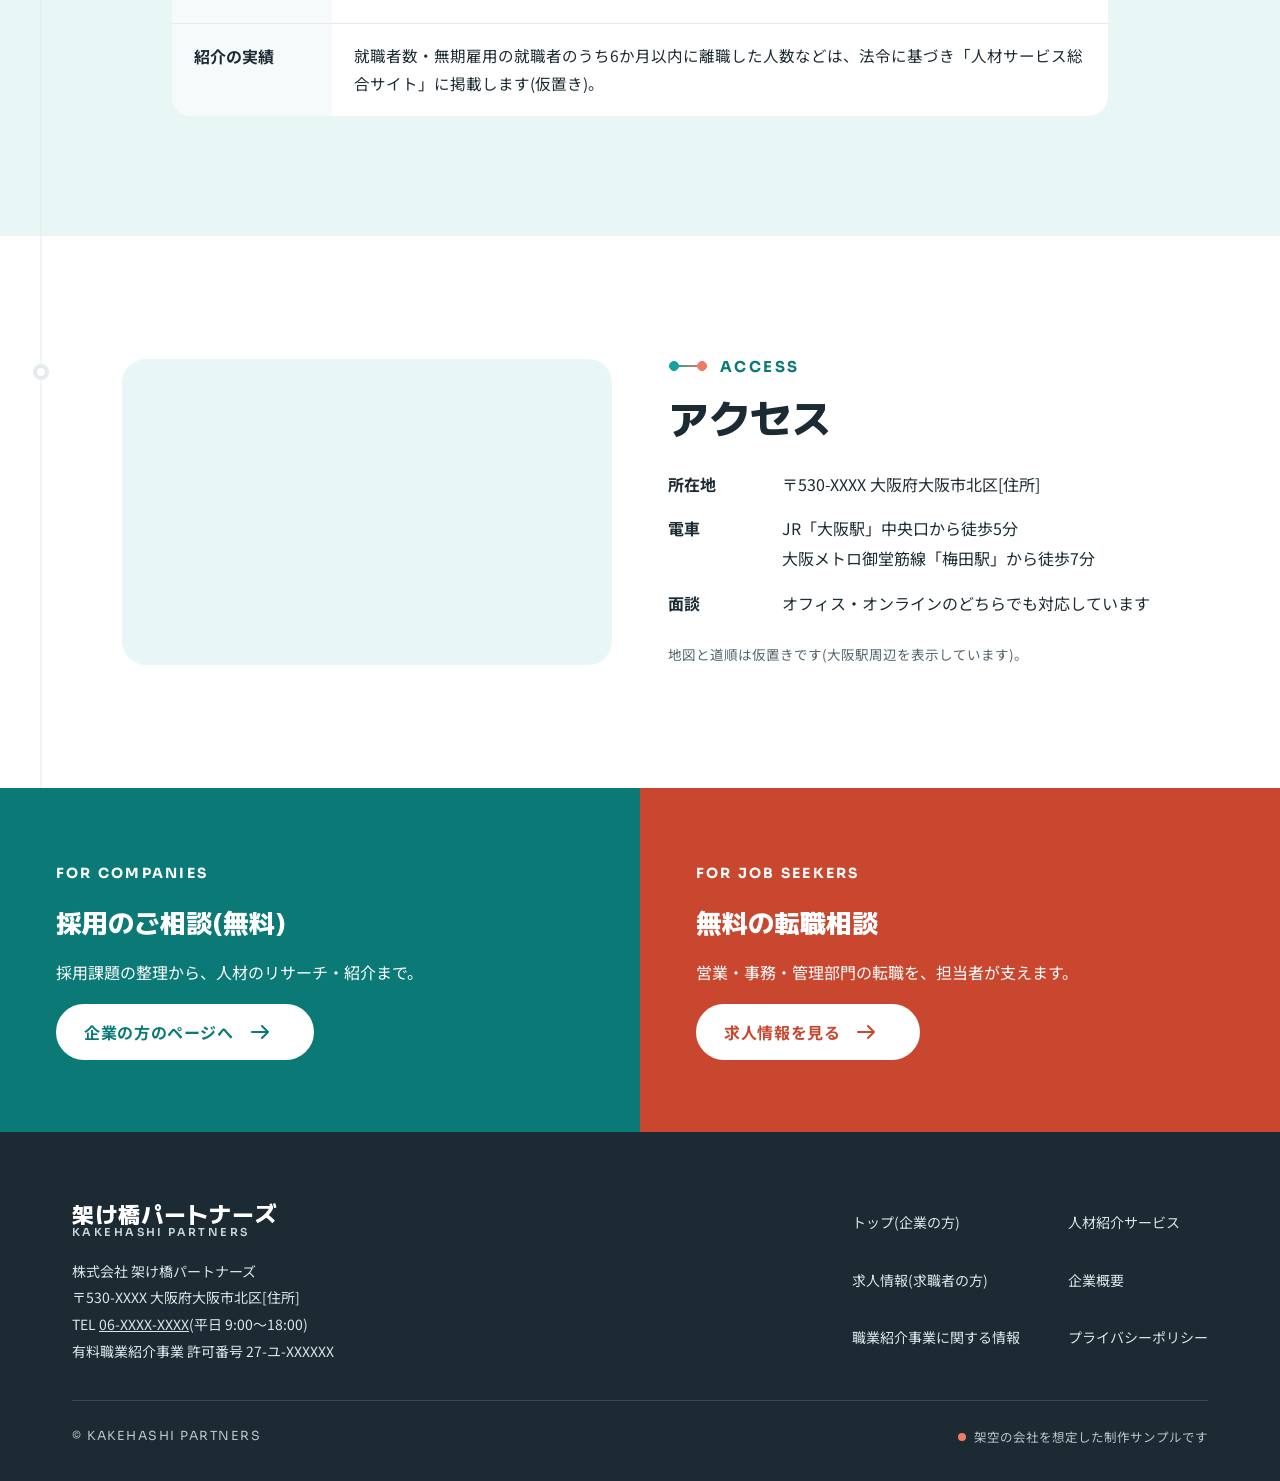
<file: company/index.html>
<!doctype html>
<html lang="ja" class="no-js">
<head>
<meta charset="utf-8">
<meta name="viewport" content="width=device-width, initial-scale=1">
<title>企業概要|架け橋パートナーズ</title>
<meta name="description" content="株式会社 架け橋パートナーズの企業概要。代表メッセージ、会社概要、有料職業紹介事業の許可番号、職業紹介事業に関する情報(手数料・返金の決まり・個人情報の取り扱い・苦情の窓口)、アクセスを掲載しています。">
<link rel="canonical" href="https://yamasaki03.github.io/PortfolioHPHR/company/">
<meta property="og:type" content="article">
<meta property="og:site_name" content="架け橋パートナーズ">
<meta property="og:title" content="企業概要|架け橋パートナーズ">
<meta property="og:description" content="企業と人のあいだに橋を架け、長く続く出会いをつくる会社です。">
<meta property="og:url" content="https://yamasaki03.github.io/PortfolioHPHR/company/">
<meta property="og:image" content="https://yamasaki03.github.io/PortfolioHPHR/assets/img/kh_ogp.jpg">
<meta name="twitter:card" content="summary_large_image">
<meta name="theme-color" content="#0B7A77">
<link rel="icon" href="data:image/svg+xml,%3Csvg xmlns='http://www.w3.org/2000/svg' viewBox='0 0 32 32'%3E%3Cpath d='M8 16h16' stroke='%2314A39E' stroke-width='3'/%3E%3Ccircle cx='7' cy='16' r='6' fill='%2314A39E'/%3E%3Ccircle cx='25' cy='16' r='6' fill='%23F07A63'/%3E%3C/svg%3E">
<script>document.documentElement.className='js';setTimeout(function(){if(!window.__kh)document.documentElement.className='no-js'},4000);</script>
<!-- Google Tag Manager:公開時に GTM-XXXXXXX を設定して読み込む(サンプルでは読み込まない) -->
<link rel="preconnect" href="https://fonts.googleapis.com">
<link rel="preconnect" href="https://fonts.gstatic.com" crossorigin>
<link rel="stylesheet" href="https://fonts.googleapis.com/css2?family=M+PLUS+1:wght@700;800&family=Noto+Sans+JP:wght@400;700&family=Sora:wght@600;700&display=swap">
<link rel="preload" as="image" href="../assets/img/kh_office.jpg" fetchpriority="high">
<link rel="stylesheet" href="../assets/css/style.css">
<script src="../assets/js/main.js" defer></script>
<script type="application/ld+json">
[
  {
    "@context": "https://schema.org",
    "@type": "Organization",
    "name": "株式会社 架け橋パートナーズ",
    "alternateName": "KAKEHASHI PARTNERS",
    "url": "https://yamasaki03.github.io/PortfolioHPHR/",
    "logo": "https://yamasaki03.github.io/PortfolioHPHR/assets/img/kh_ogp.jpg",
    "description": "大阪・関西の中小企業向けの人材紹介(有料職業紹介事業)。営業・事務・管理部門に強み。",
    "telephone": "+81-6-XXXX-XXXX",
    "address": { "@type": "PostalAddress", "postalCode": "530-XXXX", "addressRegion": "大阪府", "addressLocality": "大阪市北区", "addressCountry": "JP" }
  },
  {
    "@context": "https://schema.org",
    "@type": "BreadcrumbList",
    "itemListElement": [
      { "@type": "ListItem", "position": 1, "name": "トップ", "item": "https://yamasaki03.github.io/PortfolioHPHR/" },
      { "@type": "ListItem", "position": 2, "name": "企業概要", "item": "https://yamasaki03.github.io/PortfolioHPHR/company/" }
    ]
  }
]
</script>
</head>
<body class="page-company has-flow">
<a class="skip-link" href="#main">本文へ移動</a>

<header class="site-header" data-header>
  <div class="site-header__inner">
    <a class="logo" href="../" aria-label="架け橋パートナーズ トップページ"><span class="logo__ja">架け橋パートナーズ</span><span class="logo__en">KAKEHASHI PARTNERS</span></a>
    <button class="nav-toggle" type="button" aria-expanded="false" aria-controls="global-nav" aria-label="メニューを開く" data-nav-toggle><span></span><span></span></button>
    <nav id="global-nav" class="global-nav" aria-label="メインメニュー">
      <ul class="global-nav__list">
        <li><a href="../service/">サービス</a></li>
        <li><a href="../jobs/">求人情報</a></li>
        <li><a href="./" aria-current="page">企業概要</a></li>
      </ul>
      <div class="global-nav__cta">
        <a class="btn btn--company btn--sm" href="../#contact" data-cta="company" data-cta-pos="header">採用のご相談<svg class="btn__tip" viewBox="0 0 36 14" fill="none" aria-hidden="true"><path d="M2 7h16M12 1l6 6-6 6" stroke="currentColor" stroke-width="2" stroke-linecap="round" stroke-linejoin="round"/><path class="tip-link" d="M18 7h9" stroke="currentColor" stroke-width="2" stroke-linecap="round"/><circle class="tip-dot" cx="31" cy="7" r="3.5" fill="currentColor"/></svg></a>
        <a class="btn btn--seeker-outline btn--sm" href="../jobs/#form" data-cta="seeker" data-cta-pos="header">転職相談<svg class="btn__tip" viewBox="0 0 36 14" fill="none" aria-hidden="true"><path d="M2 7h16M12 1l6 6-6 6" stroke="currentColor" stroke-width="2" stroke-linecap="round" stroke-linejoin="round"/><path class="tip-link" d="M18 7h9" stroke="currentColor" stroke-width="2" stroke-linecap="round"/><circle class="tip-dot" cx="31" cy="7" r="3.5" fill="currentColor"/></svg></a>
      </div>
    </nav>
  </div>
</header>

<main id="main">
  <!-- 1. ページ見出し -->
  <section class="page-hero section--white">
    <div class="page-hero__media">
      <img src="../assets/img/kh_office.jpg" width="1024" height="572" alt="窓から街並みが見える、明るくひらけたオフィスのイラスト" fetchpriority="high">
    </div>
    <div class="page-hero__fade" aria-hidden="true"></div>
    <div class="container page-hero__inner">
      <nav class="breadcrumb" aria-label="パンくずリスト"><ol><li><a href="../">トップ</a></li><li aria-current="page">企業概要</li></ol></nav>
      <p class="eyebrow hero-in" style="--d:.05s;margin-top:40px">COMPANY</p>
      <h1 class="page-hero__title hero-in" style="--d:.15s">企業概要</h1>
      <p class="page-hero__lead hero-in" style="--d:.3s">企業と人のあいだに橋を架け、長く続く出会いをつくる会社です。</p>
    </div>
  </section>

  <!-- 2. 代表メッセージ -->
  <section class="section section--gray" data-flow>
    <div class="container container--md message">
      <img class="message__img reveal" src="../assets/img/kh_ceo.jpg" width="825" height="1024" alt="代表取締役のイラスト" loading="lazy" decoding="async">
      <div class="message__body">
        <div class="sec-head reveal">
          <p class="eyebrow">MESSAGE</p>
          <h2 class="sec-title">出会いを、長く続く<br>つながりに。</h2>
        </div>
        <p class="reveal" style="--i:1">人材紹介の仕事は、人を企業に送り出して終わりではありません。入社した方がその会社で力を発揮し、企業が成長していく。そこまで見届けて、はじめて「いい出会い」だったと言えると考えています。</p>
        <p class="reveal" style="--i:2">関西の中小企業と、そこで働きたい人。その両方の声を聞ける私たちだからこそ、架けられる橋があります。採用に悩む企業にも、次の一歩を考える人にも、同じように誠実でありたいと思っています。</p>
        <p class="message__sign reveal" style="--i:3">代表取締役 山田 健一</p>
      </div>
    </div>
  </section>

  <!-- 3. 会社概要 -->
  <section class="section section--white" data-flow>
    <div class="container container--sm">
      <div class="sec-head reveal">
        <p class="eyebrow">PROFILE</p>
        <h2 class="sec-title">会社概要</h2>
      </div>
      <div class="table-wrap reveal" style="--i:1">
        <table class="table table--profile">
          <tbody>
            <tr><th scope="row">社名</th><td>株式会社 架け橋パートナーズ(KAKEHASHI PARTNERS Inc.)</td></tr>
            <tr><th scope="row">代表者</th><td>代表取締役 山田 健一</td></tr>
            <tr><th scope="row">設立</th><td>2016年4月</td></tr>
            <tr><th scope="row">資本金</th><td>1,000万円</td></tr>
            <tr><th scope="row">従業員数</th><td>18名(2026年10月時点)</td></tr>
            <tr><th scope="row">事業内容</th><td>有料職業紹介事業(営業・事務・管理部門の人材紹介)、採用の支援</td></tr>
            <tr><th scope="row">許可番号</th><td>有料職業紹介事業 27-ユ-XXXXXX</td></tr>
            <tr><th scope="row">所在地</th><td>〒530-XXXX 大阪府大阪市北区[住所]</td></tr>
            <tr><th scope="row">電話</th><td>企業の方 <a href="tel:06XXXXXXXX" data-tel="company">06-XXXX-XXXX</a>(平日 9:00〜18:00)<br>求職者の方 <a href="tel:06YYYYYYYY" data-tel="seeker">06-YYYY-YYYY</a>(平日 10:00〜20:00/土曜 10:00〜17:00)</td></tr>
          </tbody>
        </table>
      </div>
      <p class="note reveal" style="margin-top:20px">代表者名・数字・住所・電話番号・許可番号は、すべて仮置きです。</p>
    </div>
  </section>

  <!-- 4. 職業紹介事業に関する情報 -->
  <section class="section section--teal" id="law" data-flow>
    <div class="container container--sm">
      <div class="sec-head reveal">
        <p class="eyebrow">INFORMATION</p>
        <h2 class="sec-title">職業紹介事業に関する情報</h2>
        <p class="sec-lead">職業安定法に基づき、求職者・求人企業のみなさまに向けて公開している情報です。内容はすべて仮置きです。</p>
      </div>
      <div class="table-card reveal" style="--i:1">
        <div class="table-wrap">
          <table class="table table--law">
            <tbody>
              <tr><th scope="row">手数料</th><td>採用が決まったときに、求人企業からいただきます(成功報酬型)。料率は、紹介した方の理論年収の[○]%です(仮置き)。<br>求職者の方からは、手数料を一切いただきません。</td></tr>
              <tr><th scope="row">返金の決まり</th><td>紹介した方が入社後[○]か月以内に自己都合で退職された場合、手数料の一部を返金します(期間・割合は仮置き)。</td></tr>
              <tr><th scope="row">取り扱う職種の範囲</th><td>営業、一般事務・営業事務、経理、人事・総務など(港湾運送業務・建設業務を除く)</td></tr>
              <tr><th scope="row">取り扱う地域</th><td>国内(主に大阪府・京都府・兵庫県・奈良県)</td></tr>
              <tr><th scope="row">個人情報の取り扱い</th><td>職業紹介のためにのみ利用し、ご本人の同意なく第三者に提供しません。詳しくは<a href="../privacy/">プライバシーポリシー</a>をご覧ください。</td></tr>
              <tr><th scope="row">苦情の窓口</th><td>苦情処理担当者 [担当者名]<br>TEL 06-XXXX-XXXX/メール [メールアドレス]</td></tr>
              <tr><th scope="row">紹介の実績</th><td>就職者数・無期雇用の就職者のうち6か月以内に離職した人数などは、法令に基づき「人材サービス総合サイト」に掲載します(仮置き)。</td></tr>
            </tbody>
          </table>
        </div>
      </div>
    </div>
  </section>

  <!-- 5. アクセス -->
  <section class="section section--white" data-flow>
    <div class="container container--md access">
      <div class="access__map reveal">
        <iframe src="https://maps.google.com/maps?q=%E5%A4%A7%E9%98%AA%E9%A7%85&amp;z=15&amp;output=embed" title="オフィス周辺の地図(大阪駅周辺・仮置き)" loading="lazy" referrerpolicy="no-referrer-when-downgrade"></iframe>
      </div>
      <div class="access__body">
        <div class="sec-head reveal">
          <p class="eyebrow">ACCESS</p>
          <h2 class="sec-title">アクセス</h2>
        </div>
        <dl class="dl-grid reveal" style="--i:1">
          <dt>所在地</dt><dd>〒530-XXXX 大阪府大阪市北区[住所]</dd>
          <dt>電車</dt><dd>JR「大阪駅」中央口から徒歩5分<br>大阪メトロ御堂筋線「梅田駅」から徒歩7分</dd>
          <dt>面談</dt><dd>オフィス・オンラインのどちらでも対応しています</dd>
        </dl>
        <p class="note reveal" style="--i:2">地図と道順は仮置きです(大阪駅周辺を表示しています)。</p>
      </div>
    </div>
  </section>

  <!-- 立場ごとの入口 -->
  <section class="dual-cta" aria-label="お問い合わせの入口">
    <div class="dual-cta__item dual-cta__item--company">
      <span class="dual-cta__en">FOR COMPANIES</span>
      <p class="dual-cta__title">採用のご相談(無料)</p>
      <p>採用課題の整理から、人材のリサーチ・紹介まで。</p>
      <a class="btn btn--white-company" href="../#contact" data-cta="company" data-cta-pos="company_dual">企業の方のページへ<svg class="btn__tip" viewBox="0 0 36 14" fill="none" aria-hidden="true"><path d="M2 7h16M12 1l6 6-6 6" stroke="currentColor" stroke-width="2" stroke-linecap="round" stroke-linejoin="round"/><path class="tip-link" d="M18 7h9" stroke="currentColor" stroke-width="2" stroke-linecap="round"/><circle class="tip-dot" cx="31" cy="7" r="3.5" fill="currentColor"/></svg></a>
    </div>
    <div class="dual-cta__item dual-cta__item--seeker">
      <span class="dual-cta__en">FOR JOB SEEKERS</span>
      <p class="dual-cta__title">無料の転職相談</p>
      <p>営業・事務・管理部門の転職を、担当者が支えます。</p>
      <a class="btn btn--white-seeker" href="../jobs/" data-cta="seeker" data-cta-pos="company_dual">求人情報を見る<svg class="btn__tip" viewBox="0 0 36 14" fill="none" aria-hidden="true"><path d="M2 7h16M12 1l6 6-6 6" stroke="currentColor" stroke-width="2" stroke-linecap="round" stroke-linejoin="round"/><path class="tip-link" d="M18 7h9" stroke="currentColor" stroke-width="2" stroke-linecap="round"/><circle class="tip-dot" cx="31" cy="7" r="3.5" fill="currentColor"/></svg></a>
    </div>
  </section>
</main>

<footer class="site-footer">
  <div class="container site-footer__inner">
    <div class="site-footer__top">
      <div>
        <a class="logo" href="../"><span class="logo__ja">架け橋パートナーズ</span><span class="logo__en">KAKEHASHI PARTNERS</span></a>
        <address class="site-footer__info">株式会社 架け橋パートナーズ<br>〒530-XXXX 大阪府大阪市北区[住所]<br>TEL <a href="tel:06XXXXXXXX" data-tel="company">06-XXXX-XXXX</a>(平日 9:00〜18:00)<br>有料職業紹介事業 許可番号 27-ユ-XXXXXX</address>
      </div>
      <nav class="footer-nav" aria-label="フッターメニュー">
        <a href="../">トップ(企業の方)</a>
        <a href="../service/">人材紹介サービス</a>
        <a href="../jobs/">求人情報(求職者の方)</a>
        <a href="./">企業概要</a>
        <a href="#law">職業紹介事業に関する情報</a>
        <a href="../privacy/">プライバシーポリシー</a>
      </nav>
    </div>
    <div class="site-footer__bottom">
      <span class="site-footer__copy">© KAKEHASHI PARTNERS</span>
      <span class="sample-badge">架空の会社を想定した制作サンプルです</span>
    </div>
  </div>
</footer>
</body>
</html>
</file>
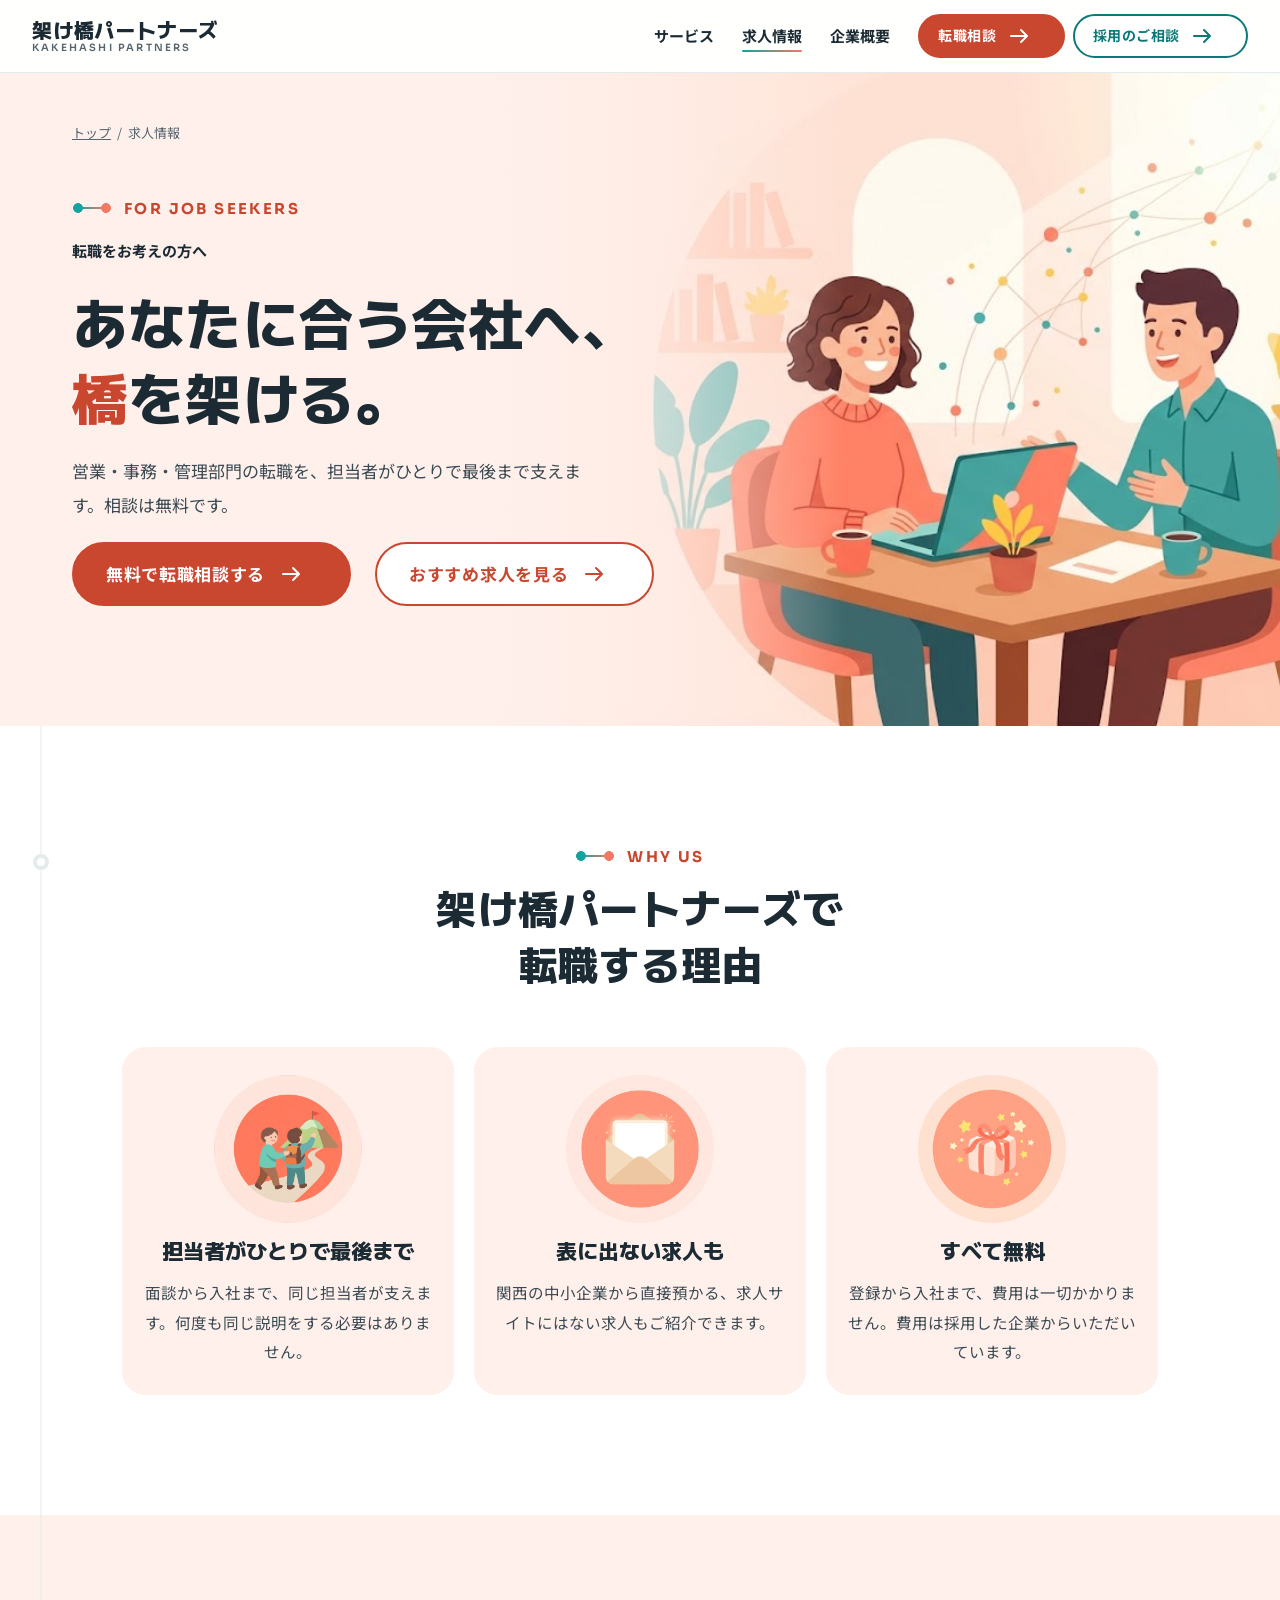
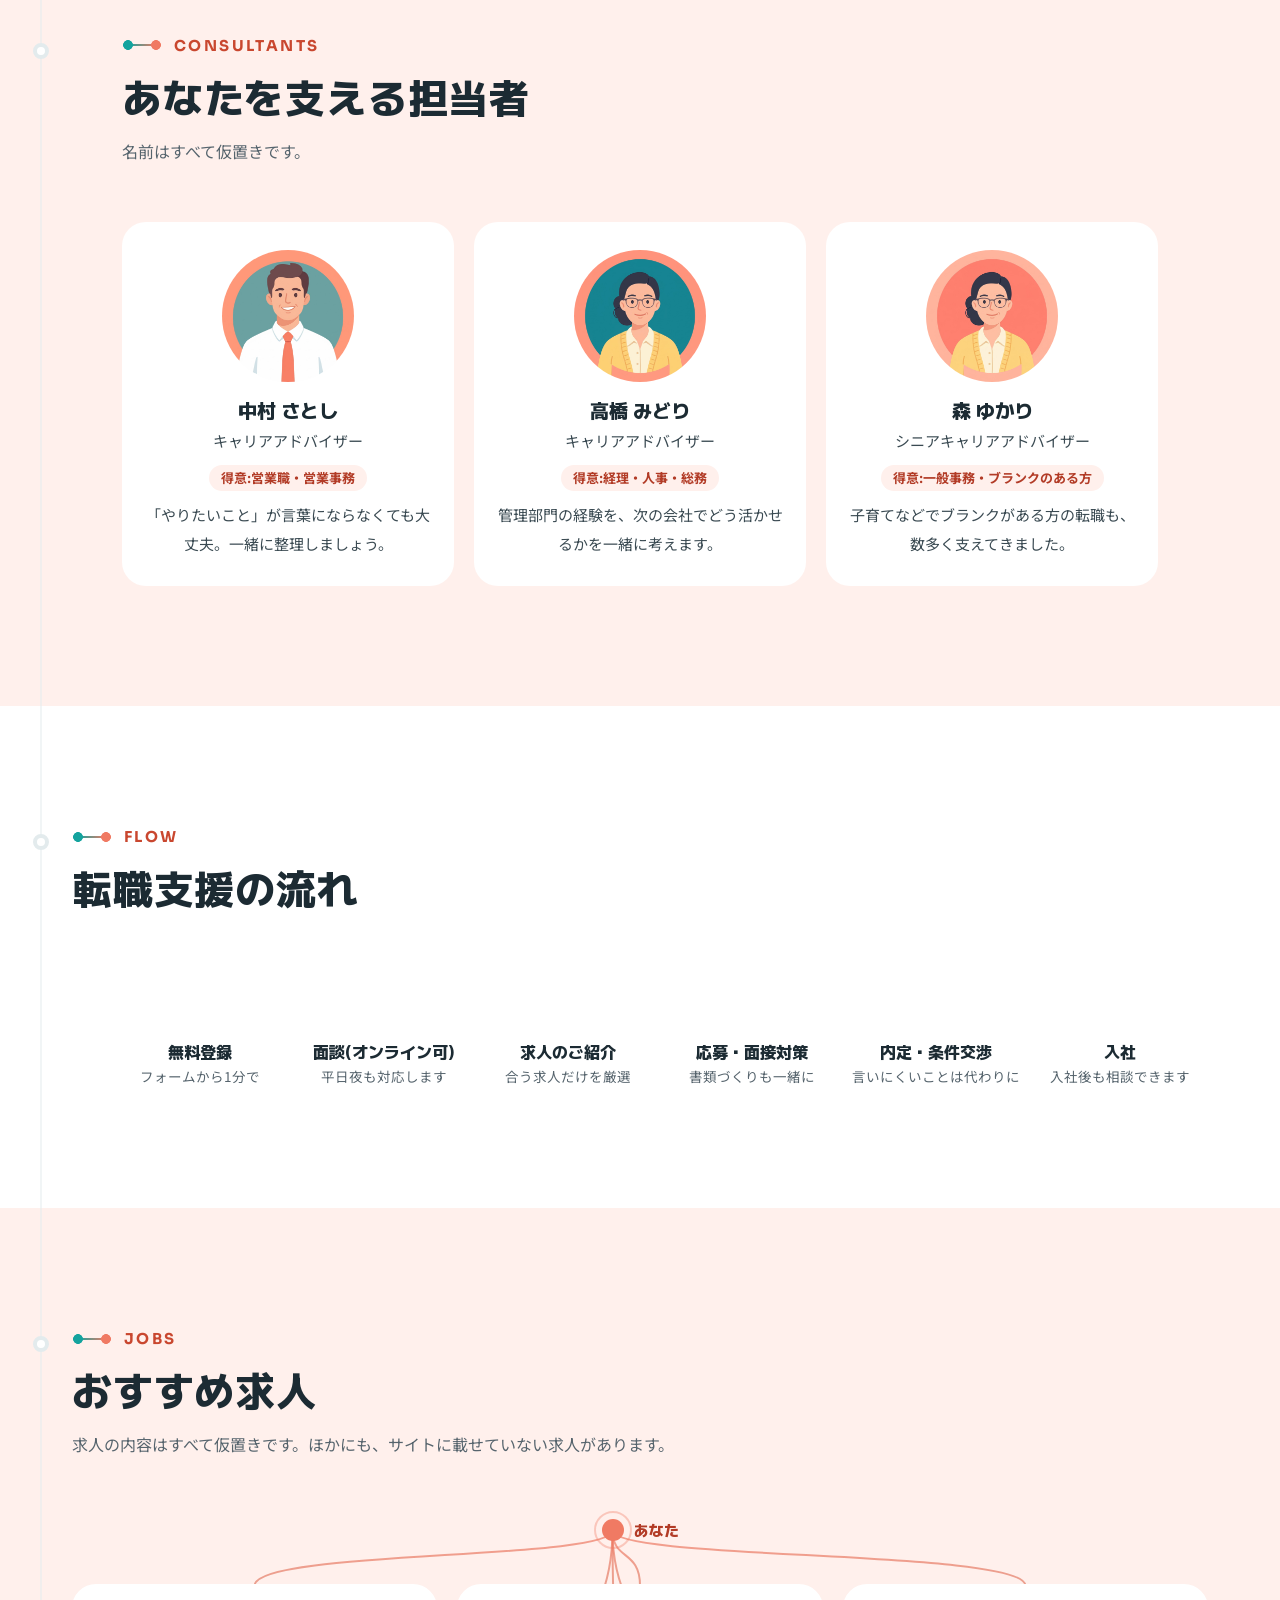
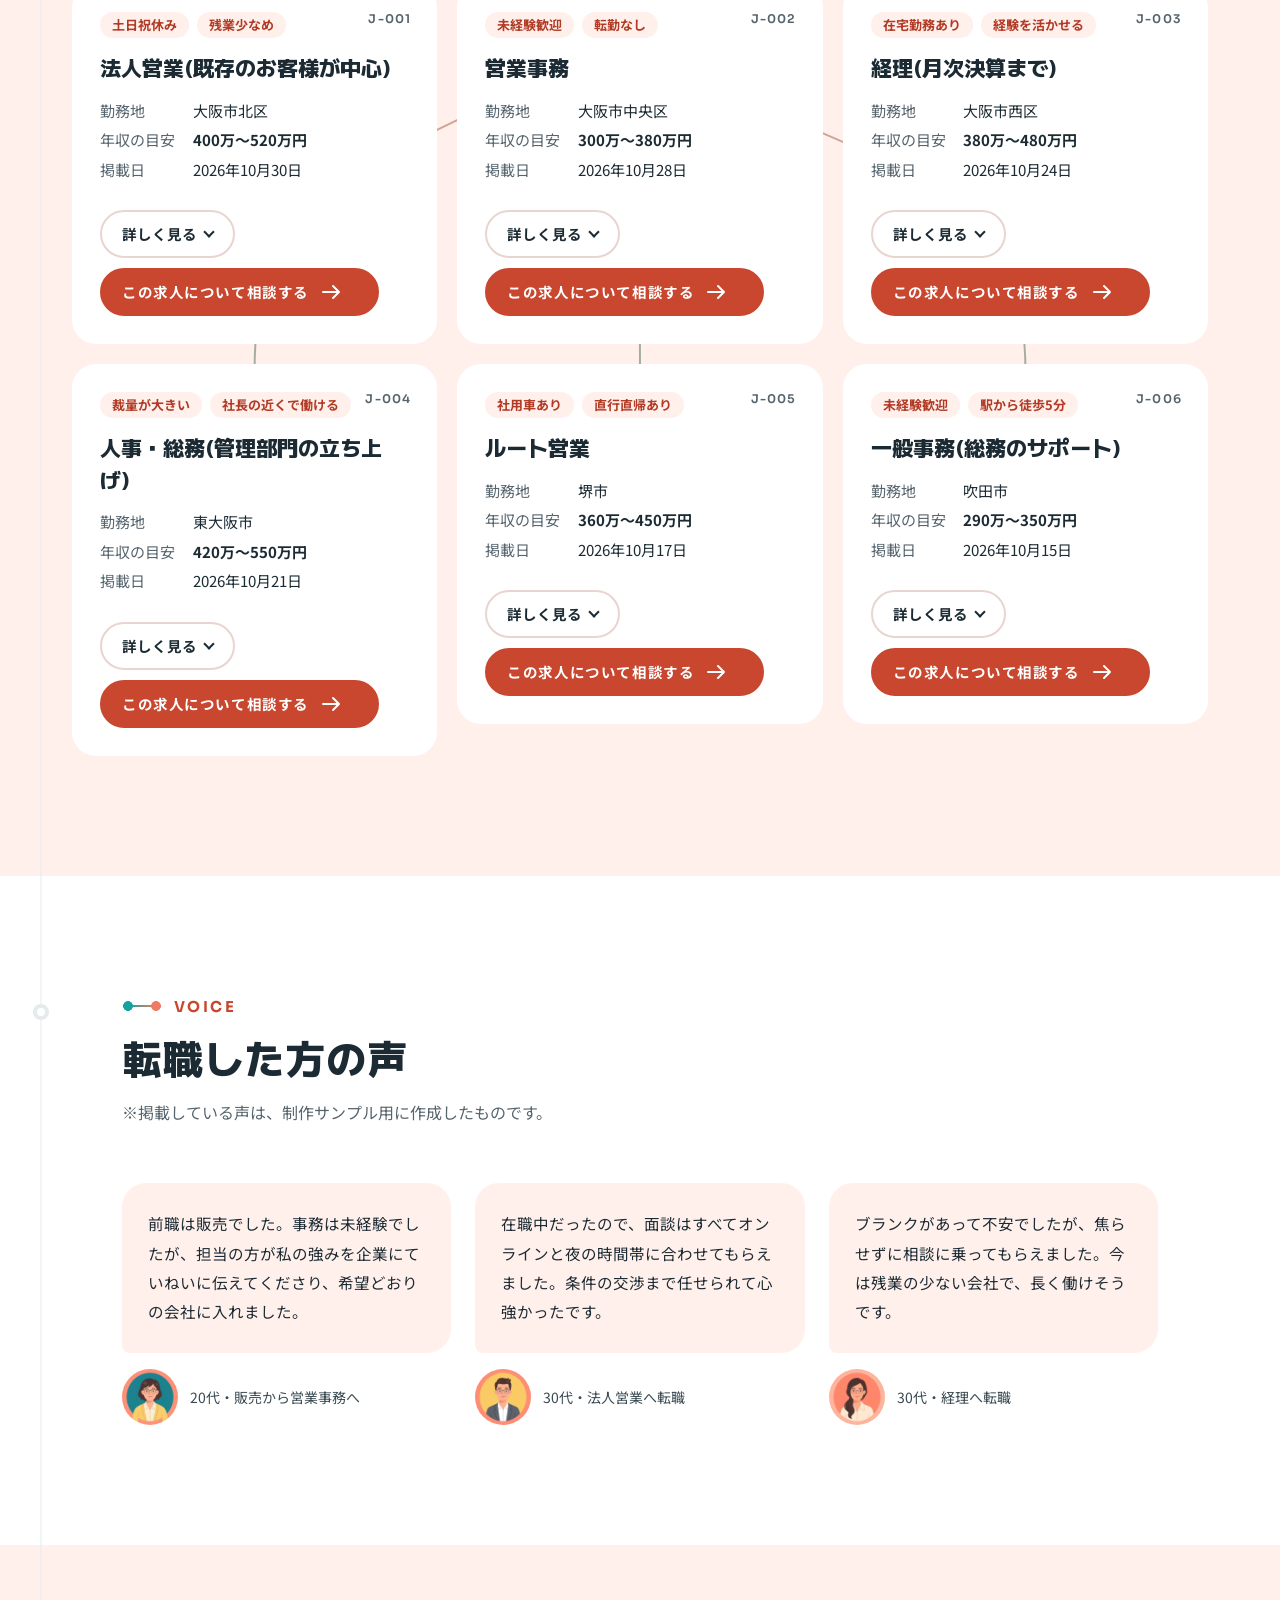
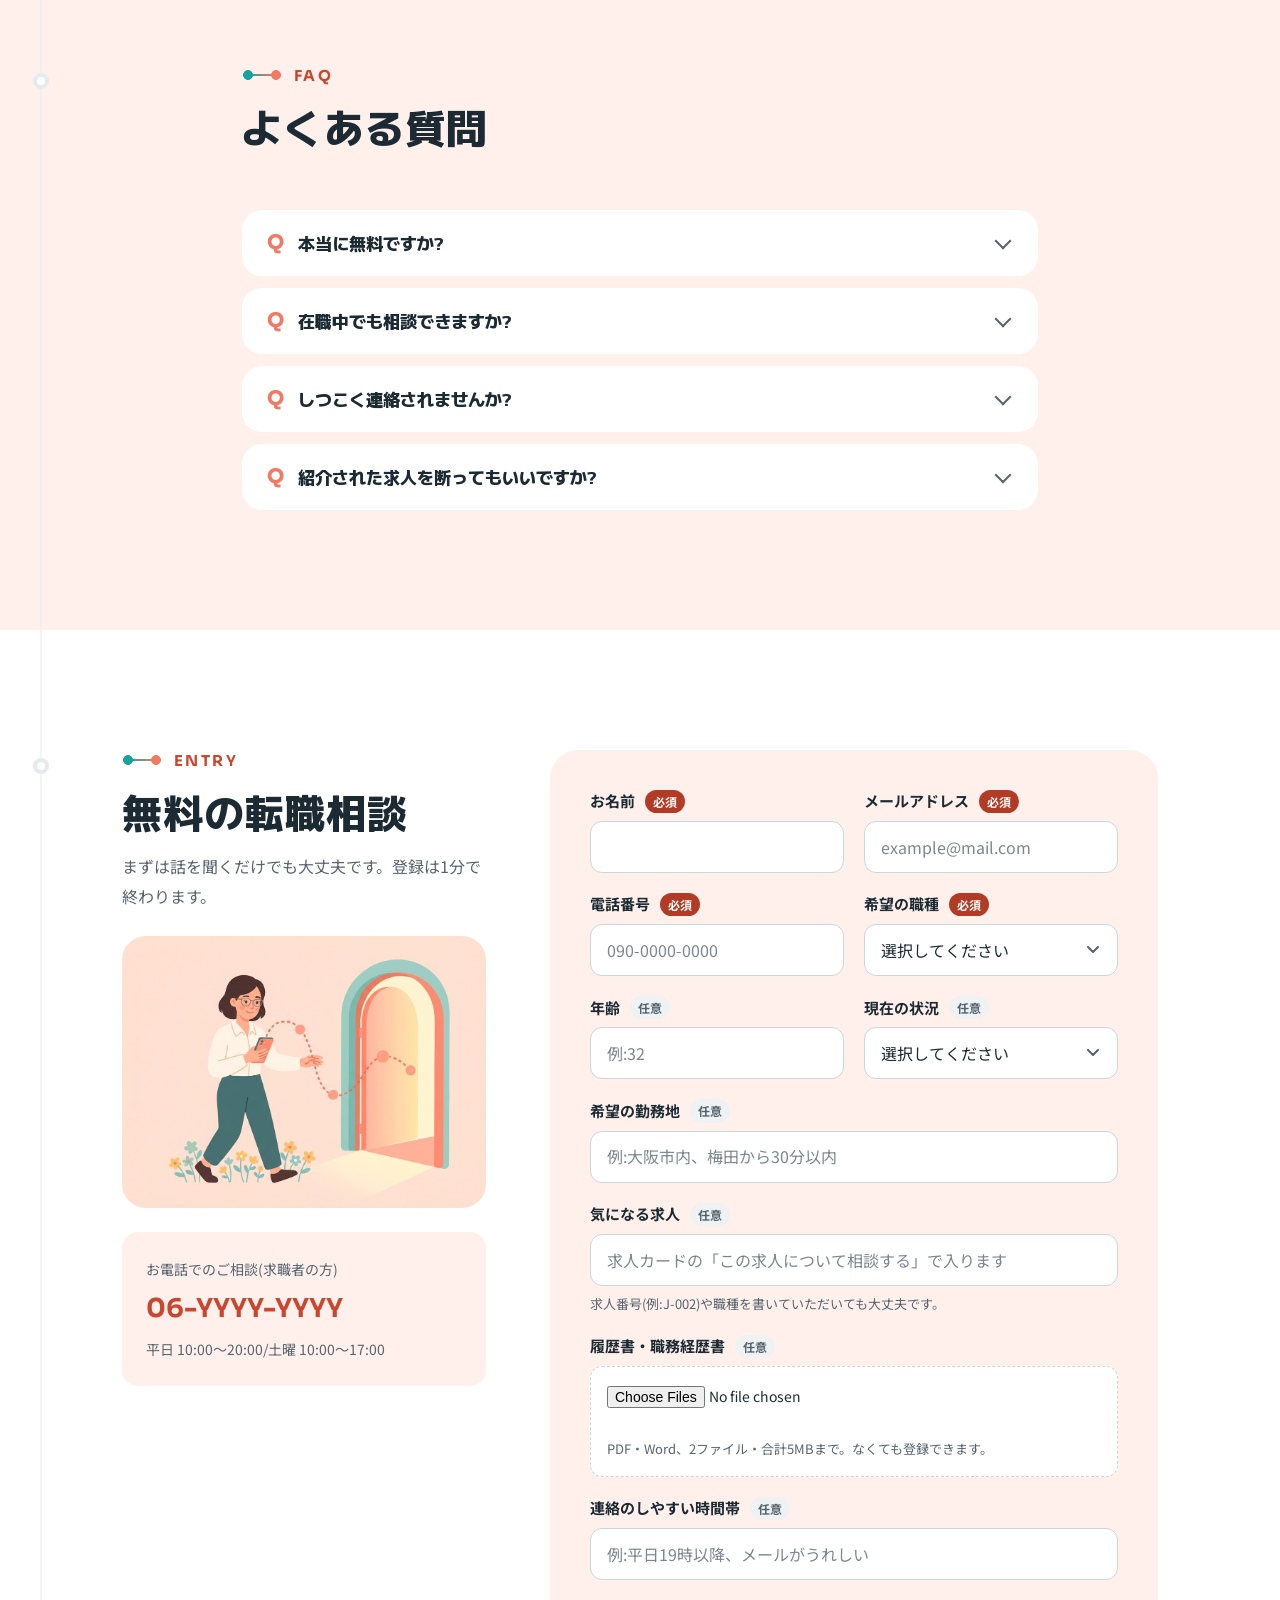
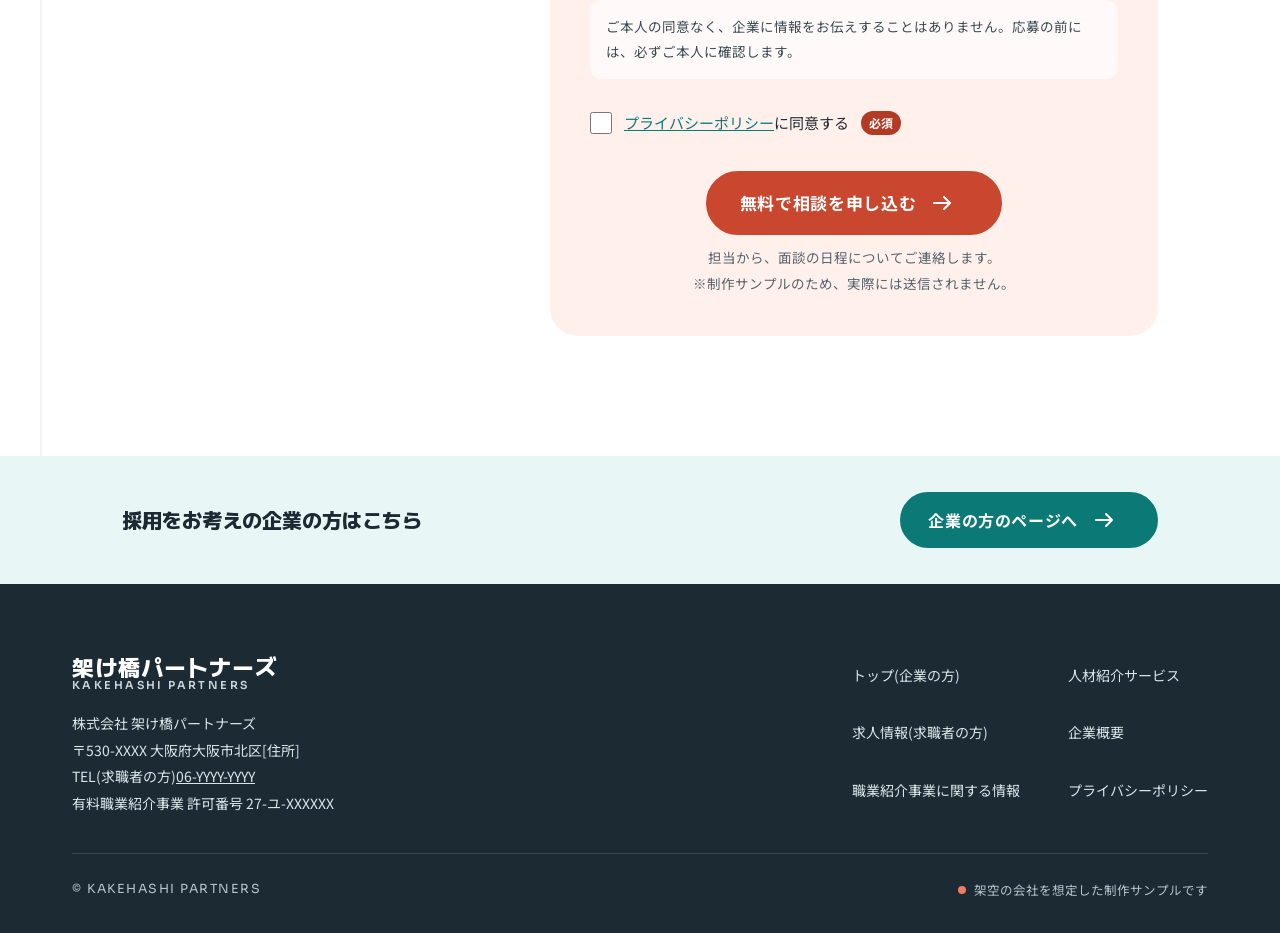
<file: jobs/index.html>
<!doctype html>
<html lang="ja" class="no-js">
<head>
<meta charset="utf-8">
<meta name="viewport" content="width=device-width, initial-scale=1">
<title>大阪の営業・事務・経理の転職相談|求人情報|架け橋パートナーズ</title>
<meta name="description" content="大阪・関西で営業・事務・経理・人事総務の転職をお考えの方へ。担当者がひとりで最後まで支える転職エージェント、架け橋パートナーズ。おすすめ求人の紹介、面談(オンライン可)、条件交渉まで、すべて無料です。">
<link rel="canonical" href="https://yamasaki03.github.io/PortfolioHPHR/jobs/">
<meta property="og:type" content="article">
<meta property="og:site_name" content="架け橋パートナーズ">
<meta property="og:title" content="転職をお考えの方へ|架け橋パートナーズ">
<meta property="og:description" content="あなたに合う会社へ、橋を架ける。営業・事務・管理部門の転職を、担当者がひとりで最後まで支えます。">
<meta property="og:url" content="https://yamasaki03.github.io/PortfolioHPHR/jobs/">
<meta property="og:image" content="https://yamasaki03.github.io/PortfolioHPHR/assets/img/kh_ogp.jpg">
<meta name="twitter:card" content="summary_large_image">
<meta name="theme-color" content="#C9472F">
<link rel="icon" href="data:image/svg+xml,%3Csvg xmlns='http://www.w3.org/2000/svg' viewBox='0 0 32 32'%3E%3Cpath d='M8 16h16' stroke='%2314A39E' stroke-width='3'/%3E%3Ccircle cx='7' cy='16' r='6' fill='%2314A39E'/%3E%3Ccircle cx='25' cy='16' r='6' fill='%23F07A63'/%3E%3C/svg%3E">
<script>document.documentElement.className='js';setTimeout(function(){if(!window.__kh)document.documentElement.className='no-js'},4000);</script>
<!-- Google Tag Manager:公開時に GTM-XXXXXXX を設定して読み込む(サンプルでは読み込まない) -->
<link rel="preconnect" href="https://fonts.googleapis.com">
<link rel="preconnect" href="https://fonts.gstatic.com" crossorigin>
<link rel="stylesheet" href="https://fonts.googleapis.com/css2?family=M+PLUS+1:wght@700;800&family=Noto+Sans+JP:wght@400;700&family=Sora:wght@600;700&display=swap">
<link rel="preload" as="image" href="../assets/img/kh_jobs_hero.jpg" fetchpriority="high">
<link rel="stylesheet" href="../assets/css/style.css">
<script src="../assets/js/main.js" defer></script>
<script type="application/ld+json">
{
  "@context": "https://schema.org",
  "@type": "BreadcrumbList",
  "itemListElement": [
    { "@type": "ListItem", "position": 1, "name": "トップ", "item": "https://yamasaki03.github.io/PortfolioHPHR/" },
    { "@type": "ListItem", "position": 2, "name": "求人情報", "item": "https://yamasaki03.github.io/PortfolioHPHR/jobs/" }
  ]
}
</script>
<!-- JobPosting は求人1件ごとの詳細ページに付けるルールのため、一覧ページには付けない -->
</head>
<body class="page-jobs has-flow">
<a class="skip-link" href="#main">本文へ移動</a>

<header class="site-header" data-header>
  <div class="site-header__inner">
    <a class="logo" href="../" aria-label="架け橋パートナーズ トップページ"><span class="logo__ja">架け橋パートナーズ</span><span class="logo__en">KAKEHASHI PARTNERS</span></a>
    <button class="nav-toggle" type="button" aria-expanded="false" aria-controls="global-nav" aria-label="メニューを開く" data-nav-toggle><span></span><span></span></button>
    <nav id="global-nav" class="global-nav" aria-label="メインメニュー">
      <ul class="global-nav__list">
        <li><a href="../service/">サービス</a></li>
        <li><a href="./" aria-current="page">求人情報</a></li>
        <li><a href="../company/">企業概要</a></li>
      </ul>
      <div class="global-nav__cta">
        <a class="btn btn--seeker btn--sm" href="#form" data-cta="seeker" data-cta-pos="header">転職相談<svg class="btn__tip" viewBox="0 0 36 14" fill="none" aria-hidden="true"><path d="M2 7h16M12 1l6 6-6 6" stroke="currentColor" stroke-width="2" stroke-linecap="round" stroke-linejoin="round"/><path class="tip-link" d="M18 7h9" stroke="currentColor" stroke-width="2" stroke-linecap="round"/><circle class="tip-dot" cx="31" cy="7" r="3.5" fill="currentColor"/></svg></a>
        <a class="btn btn--company-outline btn--sm" href="../#contact" data-cta="company" data-cta-pos="header">採用のご相談<svg class="btn__tip" viewBox="0 0 36 14" fill="none" aria-hidden="true"><path d="M2 7h16M12 1l6 6-6 6" stroke="currentColor" stroke-width="2" stroke-linecap="round" stroke-linejoin="round"/><path class="tip-link" d="M18 7h9" stroke="currentColor" stroke-width="2" stroke-linecap="round"/><circle class="tip-dot" cx="31" cy="7" r="3.5" fill="currentColor"/></svg></a>
      </div>
    </nav>
  </div>
</header>

<main id="main">
  <!-- 1. ページ見出し -->
  <section class="page-hero section--coral" style="--fade:#FFF0EC">
    <div class="page-hero__media">
      <img src="../assets/img/kh_jobs_hero.jpg" width="1024" height="572" alt="明るい面談スペースで、求職者とコンサルタントが笑顔で話すイラスト" fetchpriority="high">
    </div>
    <div class="page-hero__fade" aria-hidden="true"></div>
    <div class="container page-hero__inner jobs-hero">
      <nav class="breadcrumb" aria-label="パンくずリスト"><ol><li><a href="../">トップ</a></li><li aria-current="page">求人情報</li></ol></nav>
      <p class="eyebrow eyebrow--coral hero-in" style="--d:.05s;margin-top:32px">FOR JOB SEEKERS</p>
      <h1 class="hero__h1 hero-in" style="--d:.1s">転職をお考えの方へ</h1>
      <p class="hero__catch jobs-hero__catch"><span class="hero-in" style="--d:.2s">あなたに合う会社へ、</span><span class="hero-in" style="--d:.35s"><em class="is-coral">橋</em>を架ける。</span></p>
      <p class="hero__lead hero-in" style="--d:.5s">営業・事務・管理部門の転職を、担当者がひとりで最後まで支えます。相談は無料です。</p>
      <div class="hero__actions jobs-hero__actions hero-in" style="--d:.65s">
        <a class="btn btn--seeker btn--lg" href="#form" data-cta="seeker" data-cta-pos="hero">無料で転職相談する<svg class="btn__tip" viewBox="0 0 36 14" fill="none" aria-hidden="true"><path d="M2 7h16M12 1l6 6-6 6" stroke="currentColor" stroke-width="2" stroke-linecap="round" stroke-linejoin="round"/><path class="tip-link" d="M18 7h9" stroke="currentColor" stroke-width="2" stroke-linecap="round"/><circle class="tip-dot" cx="31" cy="7" r="3.5" fill="currentColor"/></svg></a>
        <a class="btn btn--seeker-outline btn--lg" href="#jobs">おすすめ求人を見る<svg class="btn__tip" viewBox="0 0 36 14" fill="none" aria-hidden="true"><path d="M2 7h16M12 1l6 6-6 6" stroke="currentColor" stroke-width="2" stroke-linecap="round" stroke-linejoin="round"/><path class="tip-link" d="M18 7h9" stroke="currentColor" stroke-width="2" stroke-linecap="round"/><circle class="tip-dot" cx="31" cy="7" r="3.5" fill="currentColor"/></svg></a>
      </div>
    </div>
  </section>

  <!-- 2. 転職する理由 -->
  <section class="section section--white" data-flow>
    <div class="container container--md">
      <div class="sec-head sec-head--center reveal">
        <p class="eyebrow eyebrow--coral">WHY US</p>
        <h2 class="sec-title">架け橋パートナーズで<br>転職する理由</h2>
      </div>
      <div class="grid-auto" style="--min:280px;gap:20px">
        <article class="reason-card reveal" style="--i:0">
          <img src="../assets/img/kh_reason1.jpg" width="1024" height="1024" alt="担当者が、山の頂上へ向かう人の隣を歩いて支えるイラスト" loading="lazy" decoding="async">
          <h3>担当者がひとりで最後まで</h3>
          <p>面談から入社まで、同じ担当者が支えます。何度も同じ説明をする必要はありません。</p>
        </article>
        <article class="reason-card reveal" style="--i:1">
          <img src="../assets/img/kh_reason2.jpg" width="1024" height="1024" alt="少し開いた封筒から光る求人票がのぞくイラスト" loading="lazy" decoding="async">
          <h3>表に出ない求人も</h3>
          <p>関西の中小企業から直接預かる、求人サイトにはない求人もご紹介できます。</p>
        </article>
        <article class="reason-card reveal" style="--i:2">
          <img src="../assets/img/kh_reason3.jpg" width="1024" height="1024" alt="リボンのかかったプレゼントの箱と星のイラスト" loading="lazy" decoding="async">
          <h3>すべて無料</h3>
          <p>登録から入社まで、費用は一切かかりません。費用は採用した企業からいただいています。</p>
        </article>
      </div>
    </div>
  </section>

  <!-- 3. コンサルタント紹介 -->
  <section class="section section--coral" data-flow>
    <div class="container container--md">
      <div class="sec-head reveal">
        <p class="eyebrow eyebrow--coral">CONSULTANTS</p>
        <h2 class="sec-title">あなたを支える担当者</h2>
        <p class="sec-lead">名前はすべて仮置きです。</p>
      </div>
      <div class="grid-auto" style="--min:280px;gap:20px">
        <article class="consultant reveal" style="--i:0">
          <img src="../assets/img/kh_consultant2.jpg" width="1024" height="1024" alt="白いシャツにコーラル色のネクタイのコンサルタントのイラスト" loading="lazy" decoding="async">
          <h3>中村 さとし</h3>
          <p class="consultant__role">キャリアアドバイザー</p>
          <span class="tag tag--coral">得意:営業職・営業事務</span>
          <p>「やりたいこと」が言葉にならなくても大丈夫。一緒に整理しましょう。</p>
        </article>
        <article class="consultant reveal" style="--i:1">
          <img src="../assets/img/kh_consultant1.jpg" width="1024" height="1024" alt="眼鏡に黄色のカーディガンのコンサルタントのイラスト" loading="lazy" decoding="async">
          <h3>高橋 みどり</h3>
          <p class="consultant__role">キャリアアドバイザー</p>
          <span class="tag tag--coral">得意:経理・人事・総務</span>
          <p>管理部門の経験を、次の会社でどう活かせるかを一緒に考えます。</p>
        </article>
        <article class="consultant reveal" style="--i:2">
          <img src="../assets/img/kh_consultant3.jpg" width="1024" height="1024" alt="髪を後ろでまとめ、穏やかに笑うコンサルタントのイラスト" loading="lazy" decoding="async">
          <h3>森 ゆかり</h3>
          <p class="consultant__role">シニアキャリアアドバイザー</p>
          <span class="tag tag--coral">得意:一般事務・ブランクのある方</span>
          <p>子育てなどでブランクがある方の転職も、数多く支えてきました。</p>
        </article>
      </div>
    </div>
  </section>

  <!-- 4. 転職支援の流れ -->
  <section class="section section--white" data-flow>
    <div class="container">
      <div class="sec-head reveal">
        <p class="eyebrow eyebrow--coral">FLOW</p>
        <h2 class="sec-title">転職支援の流れ</h2>
      </div>
      <div class="steps steps--seeker" data-anim>
        <span class="steps__line" aria-hidden="true"></span>
        <ol>
          <li><span class="steps__dot steps__dot--coral" style="--i:0">01</span><div><span class="steps__label">無料登録</span><span class="steps__desc">フォームから1分で</span></div></li>
          <li><span class="steps__dot steps__dot--coral" style="--i:1">02</span><div><span class="steps__label">面談(オンライン可)</span><span class="steps__desc">平日夜も対応します</span></div></li>
          <li><span class="steps__dot steps__dot--coral" style="--i:2">03</span><div><span class="steps__label">求人のご紹介</span><span class="steps__desc">合う求人だけを厳選</span></div></li>
          <li><span class="steps__dot steps__dot--coral" style="--i:3">04</span><div><span class="steps__label">応募・面接対策</span><span class="steps__desc">書類づくりも一緒に</span></div></li>
          <li><span class="steps__dot steps__dot--coral" style="--i:4">05</span><div><span class="steps__label">内定・条件交渉</span><span class="steps__desc">言いにくいことは代わりに</span></div></li>
          <li><span class="steps__dot" style="--i:5">06</span><div><span class="steps__label">入社</span><span class="steps__desc">入社後も相談できます</span></div></li>
        </ol>
      </div>
    </div>
  </section>

  <!-- 5. おすすめ求人 -->
  <section class="section section--coral" id="jobs" data-flow>
    <div class="container">
      <div class="sec-head reveal">
        <p class="eyebrow eyebrow--coral">JOBS</p>
        <h2 class="sec-title">おすすめ求人</h2>
        <p class="sec-lead">求人の内容はすべて仮置きです。ほかにも、サイトに載せていない求人があります。</p>
      </div>

      <div class="jobs" data-jobs data-anim>
        <svg class="jobs__lines" aria-hidden="true"><defs><linearGradient id="job-grad" gradientUnits="userSpaceOnUse" x1="0" x2="0" y1="0" y2="1"><stop offset="0" stop-color="#F07A63"/><stop offset="1" stop-color="#14A39E"/></linearGradient></defs></svg>
        <p class="jobs__you" aria-hidden="true"><span class="jobs__you-dot"></span>あなた</p>
        <div class="jobs__grid">

          <article class="job" data-job="J-001" data-job-title="法人営業(既存のお客様が中心)" aria-labelledby="job1-t">
            <span class="job__no">J-001</span>
            <div class="tags"><span class="tag tag--coral">土日祝休み</span><span class="tag tag--coral">残業少なめ</span></div>
            <h3 class="job__title" id="job1-t">法人営業(既存のお客様が中心)</h3>
            <dl class="job__meta"><dt>勤務地</dt><dd>大阪市北区</dd><dt>年収の目安</dt><dd class="is-pay">400万〜520万円</dd><dt>掲載日</dt><dd><time datetime="2026-10-30">2026年10月30日</time></dd></dl>
            <div class="job__detail" id="job1-d"><div class="job__detail-inner"><dl class="job__detail-body">
              <div><dt>仕事内容</dt><dd>工場や事務所向けの備品を扱う商社で、既存のお客様への提案と受注の対応を担当します。新規の飛び込み営業はありません。</dd></div>
              <div><dt>勤務時間・休日</dt><dd>9:00〜18:00/土日祝休み(年間休日125日)</dd></div>
            </dl></div></div>
            <div class="job__actions">
              <button class="job__toggle" type="button" aria-expanded="false" aria-controls="job1-d" data-job-toggle><span data-job-toggle-label>詳しく見る</span></button>
              <a class="btn btn--seeker" href="?job=J-001#form" data-job-consult>この求人について相談する<svg class="btn__tip" viewBox="0 0 36 14" fill="none" aria-hidden="true"><path d="M2 7h16M12 1l6 6-6 6" stroke="currentColor" stroke-width="2" stroke-linecap="round" stroke-linejoin="round"/><path class="tip-link" d="M18 7h9" stroke="currentColor" stroke-width="2" stroke-linecap="round"/><circle class="tip-dot" cx="31" cy="7" r="3.5" fill="currentColor"/></svg></a>
            </div>
          </article>

          <article class="job" data-job="J-002" data-job-title="営業事務" aria-labelledby="job2-t">
            <span class="job__no">J-002</span>
            <div class="tags"><span class="tag tag--coral">未経験歓迎</span><span class="tag tag--coral">転勤なし</span></div>
            <h3 class="job__title" id="job2-t">営業事務</h3>
            <dl class="job__meta"><dt>勤務地</dt><dd>大阪市中央区</dd><dt>年収の目安</dt><dd class="is-pay">300万〜380万円</dd><dt>掲載日</dt><dd><time datetime="2026-10-28">2026年10月28日</time></dd></dl>
            <div class="job__detail" id="job2-d"><div class="job__detail-inner"><dl class="job__detail-body">
              <div><dt>仕事内容</dt><dd>営業担当のサポートとして、受発注の入力、見積書の作成、お客様からの電話対応を担当します。入社後は先輩が付いて教えます。</dd></div>
              <div><dt>勤務時間・休日</dt><dd>9:00〜17:30/土日祝休み</dd></div>
            </dl></div></div>
            <div class="job__actions">
              <button class="job__toggle" type="button" aria-expanded="false" aria-controls="job2-d" data-job-toggle><span data-job-toggle-label>詳しく見る</span></button>
              <a class="btn btn--seeker" href="?job=J-002#form" data-job-consult>この求人について相談する<svg class="btn__tip" viewBox="0 0 36 14" fill="none" aria-hidden="true"><path d="M2 7h16M12 1l6 6-6 6" stroke="currentColor" stroke-width="2" stroke-linecap="round" stroke-linejoin="round"/><path class="tip-link" d="M18 7h9" stroke="currentColor" stroke-width="2" stroke-linecap="round"/><circle class="tip-dot" cx="31" cy="7" r="3.5" fill="currentColor"/></svg></a>
            </div>
          </article>

          <article class="job" data-job="J-003" data-job-title="経理(月次決算まで)" aria-labelledby="job3-t">
            <span class="job__no">J-003</span>
            <div class="tags"><span class="tag tag--coral">在宅勤務あり</span><span class="tag tag--coral">経験を活かせる</span></div>
            <h3 class="job__title" id="job3-t">経理(月次決算まで)</h3>
            <dl class="job__meta"><dt>勤務地</dt><dd>大阪市西区</dd><dt>年収の目安</dt><dd class="is-pay">380万〜480万円</dd><dt>掲載日</dt><dd><time datetime="2026-10-24">2026年10月24日</time></dd></dl>
            <div class="job__detail" id="job3-d"><div class="job__detail-inner"><dl class="job__detail-body">
              <div><dt>仕事内容</dt><dd>日々の伝票処理から月次決算までを担当します。会計ソフトを使った経理の経験がある方を歓迎します。</dd></div>
              <div><dt>勤務時間・休日</dt><dd>9:00〜18:00/土日祝休み(在宅勤務は週2日まで)</dd></div>
            </dl></div></div>
            <div class="job__actions">
              <button class="job__toggle" type="button" aria-expanded="false" aria-controls="job3-d" data-job-toggle><span data-job-toggle-label>詳しく見る</span></button>
              <a class="btn btn--seeker" href="?job=J-003#form" data-job-consult>この求人について相談する<svg class="btn__tip" viewBox="0 0 36 14" fill="none" aria-hidden="true"><path d="M2 7h16M12 1l6 6-6 6" stroke="currentColor" stroke-width="2" stroke-linecap="round" stroke-linejoin="round"/><path class="tip-link" d="M18 7h9" stroke="currentColor" stroke-width="2" stroke-linecap="round"/><circle class="tip-dot" cx="31" cy="7" r="3.5" fill="currentColor"/></svg></a>
            </div>
          </article>

          <article class="job" data-job="J-004" data-job-title="人事・総務(管理部門の立ち上げ)" aria-labelledby="job4-t">
            <span class="job__no">J-004</span>
            <div class="tags"><span class="tag tag--coral">裁量が大きい</span><span class="tag tag--coral">社長の近くで働ける</span></div>
            <h3 class="job__title" id="job4-t">人事・総務(管理部門の立ち上げ)</h3>
            <dl class="job__meta"><dt>勤務地</dt><dd>東大阪市</dd><dt>年収の目安</dt><dd class="is-pay">420万〜550万円</dd><dt>掲載日</dt><dd><time datetime="2026-10-21">2026年10月21日</time></dd></dl>
            <div class="job__detail" id="job4-d"><div class="job__detail-inner"><dl class="job__detail-body">
              <div><dt>仕事内容</dt><dd>従業員の増加に合わせて、採用・労務・社内の環境づくりを担当します。仕組みを一からつくる段階です。</dd></div>
              <div><dt>勤務時間・休日</dt><dd>8:30〜17:30/土日休み</dd></div>
            </dl></div></div>
            <div class="job__actions">
              <button class="job__toggle" type="button" aria-expanded="false" aria-controls="job4-d" data-job-toggle><span data-job-toggle-label>詳しく見る</span></button>
              <a class="btn btn--seeker" href="?job=J-004#form" data-job-consult>この求人について相談する<svg class="btn__tip" viewBox="0 0 36 14" fill="none" aria-hidden="true"><path d="M2 7h16M12 1l6 6-6 6" stroke="currentColor" stroke-width="2" stroke-linecap="round" stroke-linejoin="round"/><path class="tip-link" d="M18 7h9" stroke="currentColor" stroke-width="2" stroke-linecap="round"/><circle class="tip-dot" cx="31" cy="7" r="3.5" fill="currentColor"/></svg></a>
            </div>
          </article>

          <article class="job" data-job="J-005" data-job-title="ルート営業" aria-labelledby="job5-t">
            <span class="job__no">J-005</span>
            <div class="tags"><span class="tag tag--coral">社用車あり</span><span class="tag tag--coral">直行直帰あり</span></div>
            <h3 class="job__title" id="job5-t">ルート営業</h3>
            <dl class="job__meta"><dt>勤務地</dt><dd>堺市</dd><dt>年収の目安</dt><dd class="is-pay">360万〜450万円</dd><dt>掲載日</dt><dd><time datetime="2026-10-17">2026年10月17日</time></dd></dl>
            <div class="job__detail" id="job5-d"><div class="job__detail-inner"><dl class="job__detail-body">
              <div><dt>仕事内容</dt><dd>決まったお客様を訪問し、消耗品の補充や新しい商品の提案をします。普通自動車免許が必要です。</dd></div>
              <div><dt>勤務時間・休日</dt><dd>8:45〜17:45/土日祝休み</dd></div>
            </dl></div></div>
            <div class="job__actions">
              <button class="job__toggle" type="button" aria-expanded="false" aria-controls="job5-d" data-job-toggle><span data-job-toggle-label>詳しく見る</span></button>
              <a class="btn btn--seeker" href="?job=J-005#form" data-job-consult>この求人について相談する<svg class="btn__tip" viewBox="0 0 36 14" fill="none" aria-hidden="true"><path d="M2 7h16M12 1l6 6-6 6" stroke="currentColor" stroke-width="2" stroke-linecap="round" stroke-linejoin="round"/><path class="tip-link" d="M18 7h9" stroke="currentColor" stroke-width="2" stroke-linecap="round"/><circle class="tip-dot" cx="31" cy="7" r="3.5" fill="currentColor"/></svg></a>
            </div>
          </article>

          <article class="job" data-job="J-006" data-job-title="一般事務(総務のサポート)" aria-labelledby="job6-t">
            <span class="job__no">J-006</span>
            <div class="tags"><span class="tag tag--coral">未経験歓迎</span><span class="tag tag--coral">駅から徒歩5分</span></div>
            <h3 class="job__title" id="job6-t">一般事務(総務のサポート)</h3>
            <dl class="job__meta"><dt>勤務地</dt><dd>吹田市</dd><dt>年収の目安</dt><dd class="is-pay">290万〜350万円</dd><dt>掲載日</dt><dd><time datetime="2026-10-15">2026年10月15日</time></dd></dl>
            <div class="job__detail" id="job6-d"><div class="job__detail-inner"><dl class="job__detail-body">
              <div><dt>仕事内容</dt><dd>書類の作成・備品の管理・来客対応など、総務チームのサポートを担当します。基本的なパソコン操作ができれば大丈夫です。</dd></div>
              <div><dt>勤務時間・休日</dt><dd>9:00〜17:00/土日祝休み</dd></div>
            </dl></div></div>
            <div class="job__actions">
              <button class="job__toggle" type="button" aria-expanded="false" aria-controls="job6-d" data-job-toggle><span data-job-toggle-label>詳しく見る</span></button>
              <a class="btn btn--seeker" href="?job=J-006#form" data-job-consult>この求人について相談する<svg class="btn__tip" viewBox="0 0 36 14" fill="none" aria-hidden="true"><path d="M2 7h16M12 1l6 6-6 6" stroke="currentColor" stroke-width="2" stroke-linecap="round" stroke-linejoin="round"/><path class="tip-link" d="M18 7h9" stroke="currentColor" stroke-width="2" stroke-linecap="round"/><circle class="tip-dot" cx="31" cy="7" r="3.5" fill="currentColor"/></svg></a>
            </div>
          </article>

        </div>
      </div>
    </div>
  </section>

  <!-- 6. 転職した方の声 -->
  <section class="section section--white" data-flow>
    <div class="container container--md">
      <div class="sec-head reveal">
        <p class="eyebrow eyebrow--coral">VOICE</p>
        <h2 class="sec-title">転職した方の声</h2>
        <p class="sec-lead">※掲載している声は、制作サンプル用に作成したものです。</p>
      </div>
      <div class="grid-auto" style="--min:280px">
        <figure class="voice reveal" style="--i:0">
          <blockquote>前職は販売でした。事務は未経験でしたが、担当の方が私の強みを企業にていねいに伝えてくださり、希望どおりの会社に入れました。</blockquote>
          <figcaption><img src="../assets/img/kh_voice1.jpg" width="1024" height="1024" alt="" loading="lazy" decoding="async">20代・販売から営業事務へ</figcaption>
        </figure>
        <figure class="voice reveal" style="--i:1">
          <blockquote>在職中だったので、面談はすべてオンラインと夜の時間帯に合わせてもらえました。条件の交渉まで任せられて心強かったです。</blockquote>
          <figcaption><img src="../assets/img/kh_voice2.jpg" width="1024" height="1024" alt="" loading="lazy" decoding="async">30代・法人営業へ転職</figcaption>
        </figure>
        <figure class="voice reveal" style="--i:2">
          <blockquote>ブランクがあって不安でしたが、焦らせずに相談に乗ってもらえました。今は残業の少ない会社で、長く働けそうです。</blockquote>
          <figcaption><img src="../assets/img/kh_voice3.jpg" width="1024" height="1024" alt="" loading="lazy" decoding="async">30代・経理へ転職</figcaption>
        </figure>
      </div>
    </div>
  </section>

  <!-- 7. よくある質問 -->
  <section class="section section--coral" data-flow>
    <div class="container container--xs">
      <div class="sec-head reveal">
        <p class="eyebrow eyebrow--coral">FAQ</p>
        <h2 class="sec-title">よくある質問</h2>
      </div>
      <div class="faq reveal" style="--i:1">
        <details><summary><span class="faq__q">Q</span>本当に無料ですか?</summary><p class="faq__a">はい。登録から入社まで、求職者の方に費用はかかりません。費用は、採用した企業からいただいています。</p></details>
        <details><summary><span class="faq__q">Q</span>在職中でも相談できますか?</summary><p class="faq__a">はい。面談はオンラインでも、平日の夜にも対応しています。今の職場に知られることはありません。</p></details>
        <details><summary><span class="faq__q">Q</span>しつこく連絡されませんか?</summary><p class="faq__a">ご希望の連絡方法と時間帯に合わせます。紹介を止めたいときは、いつでもお伝えください。</p></details>
        <details><summary><span class="faq__q">Q</span>紹介された求人を断ってもいいですか?</summary><p class="faq__a">もちろんです。合わないと感じた理由を教えていただければ、次のご紹介に活かします。</p></details>
      </div>
    </div>
  </section>

  <!-- 8. 無料の転職相談フォーム -->
  <section class="section section--white" id="form" data-flow>
    <div class="container container--md contact">
      <div class="contact__aside">
        <div class="sec-head reveal">
          <p class="eyebrow eyebrow--coral">ENTRY</p>
          <h2 class="sec-title">無料の転職相談</h2>
          <p class="sec-lead">まずは話を聞くだけでも大丈夫です。登録は1分で終わります。</p>
        </div>
        <img class="rounded-img reveal" style="--i:1" src="../assets/img/kh_jobs_cta.jpg" width="1024" height="765" alt="スマホを手に、点と線をたどって明るい扉へ歩き出す人のイラスト" loading="lazy" decoding="async">
        <div class="tel-box tel-box--seeker reveal" style="--i:2;background:var(--coral-tint)">
          <span class="tel-box__label">お電話でのご相談(求職者の方)</span>
          <a class="tel-box__num" href="tel:06YYYYYYYY" data-tel="seeker">06-YYYY-YYYY</a>
          <span class="tel-box__time">平日 10:00〜20:00/土曜 10:00〜17:00</span>
        </div>
      </div>
      <div class="contact__form reveal" style="--i:1">
        <form class="form form--seeker" action="../thanks/" method="post" enctype="multipart/form-data" novalidate data-form="seeker">
          <p class="form__summary" role="alert" tabindex="-1" data-summary></p>
          <div class="form__grid">
            <div class="field" data-field>
              <label class="field__label" for="s-name">お名前<span class="badge badge--req">必須</span></label>
              <input class="input" id="s-name" name="name" type="text" autocomplete="name" required aria-describedby="s-name-err">
              <p class="field__error" id="s-name-err" data-error></p>
            </div>
            <div class="field" data-field>
              <label class="field__label" for="s-email">メールアドレス<span class="badge badge--req">必須</span></label>
              <input class="input" id="s-email" name="email" type="email" inputmode="email" autocomplete="email" placeholder="example@mail.com" required aria-describedby="s-email-err">
              <p class="field__error" id="s-email-err" data-error></p>
            </div>
            <div class="field" data-field>
              <label class="field__label" for="s-tel">電話番号<span class="badge badge--req">必須</span></label>
              <input class="input" id="s-tel" name="tel" type="tel" inputmode="tel" autocomplete="tel" placeholder="090-0000-0000" required aria-describedby="s-tel-err">
              <p class="field__error" id="s-tel-err" data-error></p>
            </div>
            <div class="field" data-field>
              <label class="field__label" for="s-jobtype">希望の職種<span class="badge badge--req">必須</span></label>
              <select class="select" id="s-jobtype" name="jobtype" required aria-describedby="s-jobtype-err">
                <option value="">選択してください</option>
                <option>営業</option>
                <option>一般事務・営業事務</option>
                <option>経理</option>
                <option>人事・総務</option>
                <option>まだ決めていない</option>
              </select>
              <p class="field__error" id="s-jobtype-err" data-error></p>
            </div>
            <div class="field" data-field>
              <label class="field__label" for="s-age">年齢<span class="badge badge--opt">任意</span></label>
              <input class="input" id="s-age" name="age" type="number" inputmode="numeric" min="15" max="99" placeholder="例:32">
            </div>
            <div class="field" data-field>
              <label class="field__label" for="s-status">現在の状況<span class="badge badge--opt">任意</span></label>
              <select class="select" id="s-status" name="status">
                <option value="">選択してください</option>
                <option>在職中</option>
                <option>離職中</option>
              </select>
            </div>
          </div>
          <div class="field" data-field>
            <label class="field__label" for="s-area">希望の勤務地<span class="badge badge--opt">任意</span></label>
            <input class="input" id="s-area" name="area" type="text" placeholder="例:大阪市内、梅田から30分以内">
          </div>
          <div class="field" data-field>
            <label class="field__label" for="s-interest">気になる求人<span class="badge badge--opt">任意</span></label>
            <input class="input" id="s-interest" name="interest" type="text" placeholder="求人カードの「この求人について相談する」で入ります" aria-describedby="s-interest-hint">
            <p class="field__hint" id="s-interest-hint">求人番号(例:J-002)や職種を書いていただいても大丈夫です。</p>
          </div>
          <div class="field" data-field>
            <label class="field__label" for="s-files">履歴書・職務経歴書<span class="badge badge--opt">任意</span></label>
            <div class="file-drop">
              <input id="s-files" name="files" type="file" multiple accept=".pdf,.doc,.docx,application/pdf,application/msword,application/vnd.openxmlformats-officedocument.wordprocessingml.document" aria-describedby="s-files-hint s-files-err">
              <ul class="file-list" data-file-list aria-live="polite"></ul>
              <p class="field__hint" id="s-files-hint">PDF・Word、2ファイル・合計5MBまで。なくても登録できます。</p>
            </div>
            <p class="field__error" id="s-files-err" data-error></p>
          </div>
          <div class="field" data-field>
            <label class="field__label" for="s-time">連絡のしやすい時間帯<span class="badge badge--opt">任意</span></label>
            <input class="input" id="s-time" name="contact_time" type="text" placeholder="例:平日19時以降、メールがうれしい">
          </div>
          <p class="form__consent">ご本人の同意なく、企業に情報をお伝えすることはありません。応募の前には、必ずご本人に確認します。</p>
          <div class="hp-field" aria-hidden="true"><label>この欄は空のままにしてください<input type="text" name="website" tabindex="-1" autocomplete="off"></label></div>
          <div class="field" data-field>
            <label class="check" for="s-agree"><input id="s-agree" name="agree" type="checkbox" required aria-describedby="s-agree-err"><span><a href="../privacy/" target="_blank" rel="noopener">プライバシーポリシー</a>に同意する</span><span class="badge badge--req">必須</span></label>
            <p class="field__error" id="s-agree-err" data-error></p>
          </div>
          <div class="form__submit">
            <button class="btn btn--seeker btn--lg" type="submit">無料で相談を申し込む<svg class="btn__tip" viewBox="0 0 36 14" fill="none" aria-hidden="true"><path d="M2 7h16M12 1l6 6-6 6" stroke="currentColor" stroke-width="2" stroke-linecap="round" stroke-linejoin="round"/><path class="tip-link" d="M18 7h9" stroke="currentColor" stroke-width="2" stroke-linecap="round"/><circle class="tip-dot" cx="31" cy="7" r="3.5" fill="currentColor"/></svg></button>
            <p class="form__note">担当から、面談の日程についてご連絡します。<br>※制作サンプルのため、実際には送信されません。</p>
          </div>
        </form>
      </div>
    </div>
  </section>

  <!-- 9. 企業への案内 -->
  <section class="switch-band switch-band--company" aria-label="採用をお考えの企業の方へ">
    <div class="container container--md switch-band__inner">
      <p class="switch-band__title">採用をお考えの企業の方はこちら</p>
      <a class="btn btn--company" href="../" data-cta="company" data-cta-pos="jobs_band">企業の方のページへ<svg class="btn__tip" viewBox="0 0 36 14" fill="none" aria-hidden="true"><path d="M2 7h16M12 1l6 6-6 6" stroke="currentColor" stroke-width="2" stroke-linecap="round" stroke-linejoin="round"/><path class="tip-link" d="M18 7h9" stroke="currentColor" stroke-width="2" stroke-linecap="round"/><circle class="tip-dot" cx="31" cy="7" r="3.5" fill="currentColor"/></svg></a>
    </div>
  </section>
</main>

<div class="sticky-cta" data-sticky-cta>
  <a class="btn btn--seeker" href="#form" data-cta="seeker" data-cta-pos="sticky_sp">無料で転職相談する<svg class="btn__tip" viewBox="0 0 36 14" fill="none" aria-hidden="true"><path d="M2 7h16M12 1l6 6-6 6" stroke="currentColor" stroke-width="2" stroke-linecap="round" stroke-linejoin="round"/><path class="tip-link" d="M18 7h9" stroke="currentColor" stroke-width="2" stroke-linecap="round"/><circle class="tip-dot" cx="31" cy="7" r="3.5" fill="currentColor"/></svg></a>
</div>

<footer class="site-footer">
  <div class="container site-footer__inner">
    <div class="site-footer__top">
      <div>
        <a class="logo" href="../"><span class="logo__ja">架け橋パートナーズ</span><span class="logo__en">KAKEHASHI PARTNERS</span></a>
        <address class="site-footer__info">株式会社 架け橋パートナーズ<br>〒530-XXXX 大阪府大阪市北区[住所]<br>TEL(求職者の方)<a href="tel:06YYYYYYYY" data-tel="seeker">06-YYYY-YYYY</a><br>有料職業紹介事業 許可番号 27-ユ-XXXXXX</address>
      </div>
      <nav class="footer-nav" aria-label="フッターメニュー">
        <a href="../">トップ(企業の方)</a>
        <a href="../service/">人材紹介サービス</a>
        <a href="./">求人情報(求職者の方)</a>
        <a href="../company/">企業概要</a>
        <a href="../company/#law">職業紹介事業に関する情報</a>
        <a href="../privacy/">プライバシーポリシー</a>
      </nav>
    </div>
    <div class="site-footer__bottom">
      <span class="site-footer__copy">© KAKEHASHI PARTNERS</span>
      <span class="sample-badge">架空の会社を想定した制作サンプルです</span>
    </div>
  </div>
</footer>
</body>
</html>
</file>
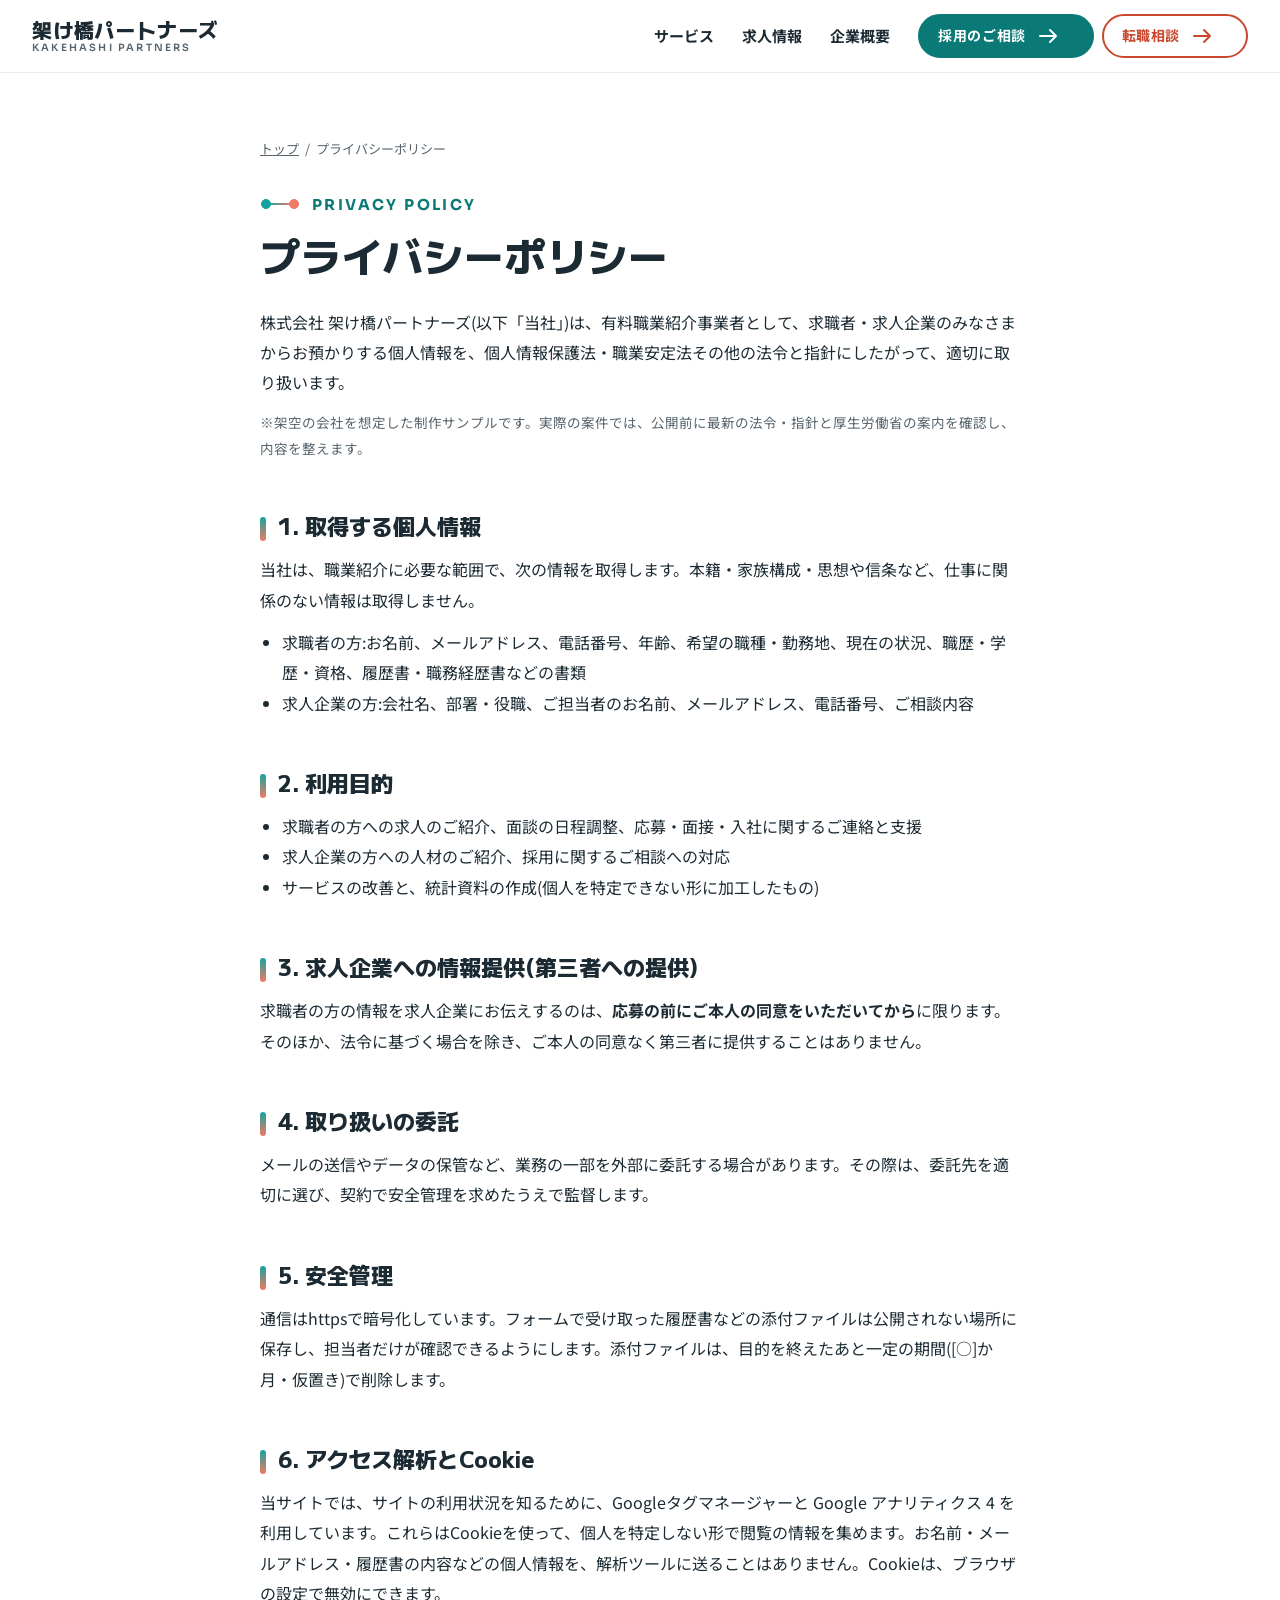
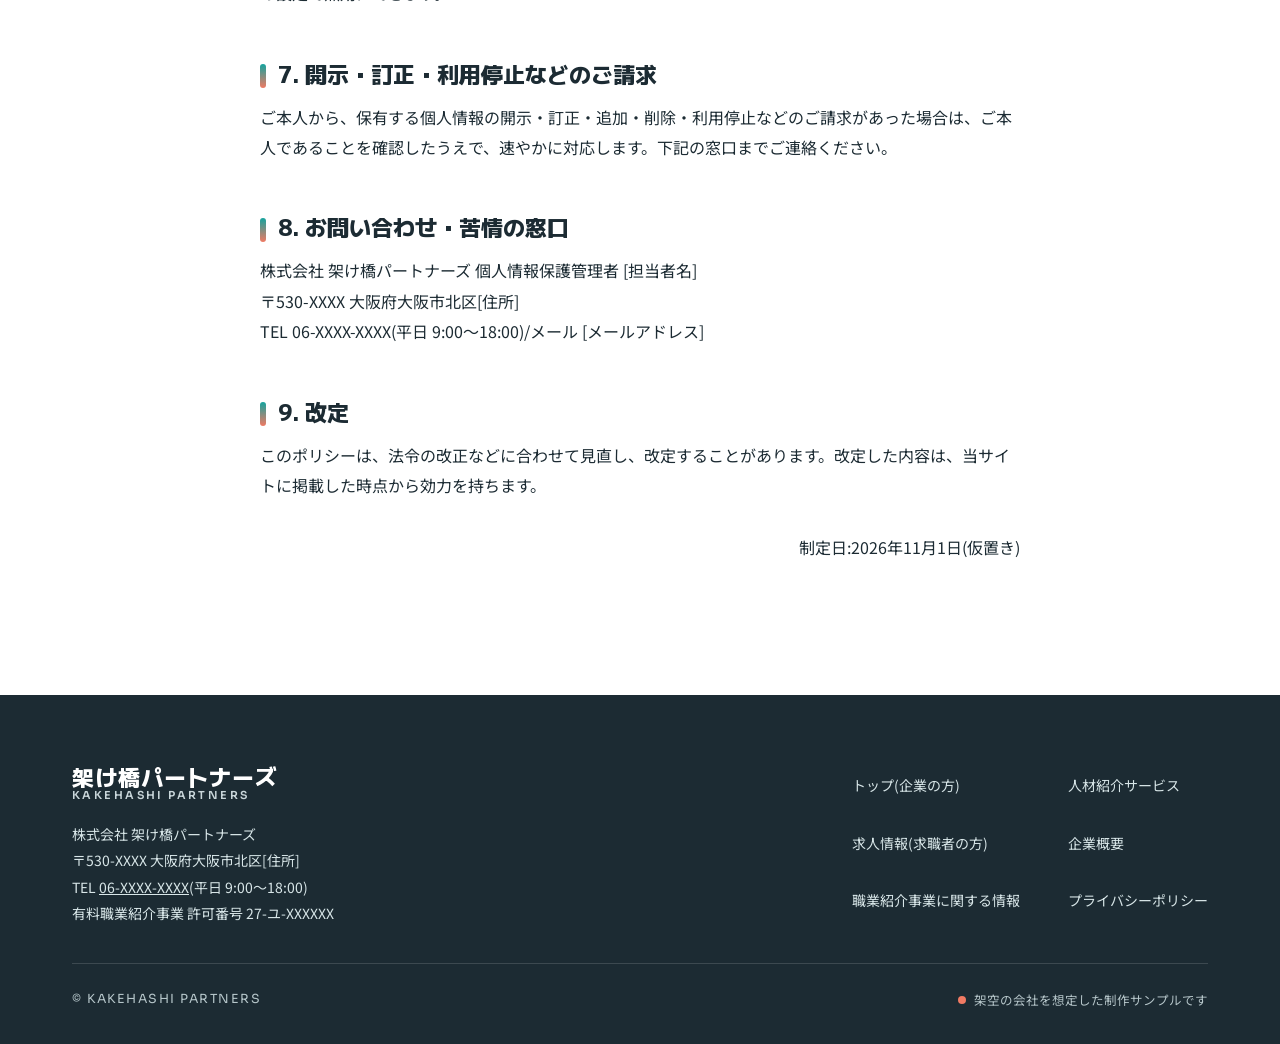
<file: privacy/index.html>
<!doctype html>
<html lang="ja" class="no-js">
<head>
<meta charset="utf-8">
<meta name="viewport" content="width=device-width, initial-scale=1">
<title>プライバシーポリシー|架け橋パートナーズ</title>
<meta name="description" content="株式会社 架け橋パートナーズのプライバシーポリシー(個人情報の取り扱い)。職業紹介事業で取得する個人情報の利用目的、第三者への提供、安全管理、開示等の請求について定めています。">
<link rel="canonical" href="https://yamasaki03.github.io/PortfolioHPHR/privacy/">
<meta name="theme-color" content="#0B7A77">
<link rel="icon" href="data:image/svg+xml,%3Csvg xmlns='http://www.w3.org/2000/svg' viewBox='0 0 32 32'%3E%3Cpath d='M8 16h16' stroke='%2314A39E' stroke-width='3'/%3E%3Ccircle cx='7' cy='16' r='6' fill='%2314A39E'/%3E%3Ccircle cx='25' cy='16' r='6' fill='%23F07A63'/%3E%3C/svg%3E">
<script>document.documentElement.className='js';setTimeout(function(){if(!window.__kh)document.documentElement.className='no-js'},4000);</script>
<link rel="preconnect" href="https://fonts.googleapis.com">
<link rel="preconnect" href="https://fonts.gstatic.com" crossorigin>
<link rel="stylesheet" href="https://fonts.googleapis.com/css2?family=M+PLUS+1:wght@700;800&family=Noto+Sans+JP:wght@400;700&family=Sora:wght@600;700&display=swap">
<link rel="stylesheet" href="../assets/css/style.css">
<script src="../assets/js/main.js" defer></script>
<script type="application/ld+json">
{
  "@context": "https://schema.org",
  "@type": "BreadcrumbList",
  "itemListElement": [
    { "@type": "ListItem", "position": 1, "name": "トップ", "item": "https://yamasaki03.github.io/PortfolioHPHR/" },
    { "@type": "ListItem", "position": 2, "name": "プライバシーポリシー", "item": "https://yamasaki03.github.io/PortfolioHPHR/privacy/" }
  ]
}
</script>
</head>
<body class="page-privacy">
<a class="skip-link" href="#main">本文へ移動</a>

<header class="site-header" data-header>
  <div class="site-header__inner">
    <a class="logo" href="../" aria-label="架け橋パートナーズ トップページ"><span class="logo__ja">架け橋パートナーズ</span><span class="logo__en">KAKEHASHI PARTNERS</span></a>
    <button class="nav-toggle" type="button" aria-expanded="false" aria-controls="global-nav" aria-label="メニューを開く" data-nav-toggle><span></span><span></span></button>
    <nav id="global-nav" class="global-nav" aria-label="メインメニュー">
      <ul class="global-nav__list">
        <li><a href="../service/">サービス</a></li>
        <li><a href="../jobs/">求人情報</a></li>
        <li><a href="../company/">企業概要</a></li>
      </ul>
      <div class="global-nav__cta">
        <a class="btn btn--company btn--sm" href="../#contact" data-cta="company" data-cta-pos="header">採用のご相談<svg class="btn__tip" viewBox="0 0 36 14" fill="none" aria-hidden="true"><path d="M2 7h16M12 1l6 6-6 6" stroke="currentColor" stroke-width="2" stroke-linecap="round" stroke-linejoin="round"/><path class="tip-link" d="M18 7h9" stroke="currentColor" stroke-width="2" stroke-linecap="round"/><circle class="tip-dot" cx="31" cy="7" r="3.5" fill="currentColor"/></svg></a>
        <a class="btn btn--seeker-outline btn--sm" href="../jobs/#form" data-cta="seeker" data-cta-pos="header">転職相談<svg class="btn__tip" viewBox="0 0 36 14" fill="none" aria-hidden="true"><path d="M2 7h16M12 1l6 6-6 6" stroke="currentColor" stroke-width="2" stroke-linecap="round" stroke-linejoin="round"/><path class="tip-link" d="M18 7h9" stroke="currentColor" stroke-width="2" stroke-linecap="round"/><circle class="tip-dot" cx="31" cy="7" r="3.5" fill="currentColor"/></svg></a>
      </div>
    </nav>
  </div>
</header>

<main id="main" class="simple">
  <div class="container">
    <div class="simple__box">
      <nav class="breadcrumb" aria-label="パンくずリスト"><ol><li><a href="../">トップ</a></li><li aria-current="page">プライバシーポリシー</li></ol></nav>
      <div class="sec-head" style="margin:32px 0 24px">
        <p class="eyebrow">PRIVACY POLICY</p>
        <h1 class="sec-title">プライバシーポリシー</h1>
      </div>
      <div class="prose">
        <p>株式会社 架け橋パートナーズ(以下「当社」)は、有料職業紹介事業者として、求職者・求人企業のみなさまからお預かりする個人情報を、個人情報保護法・職業安定法その他の法令と指針にしたがって、適切に取り扱います。</p>
        <p class="note">※架空の会社を想定した制作サンプルです。実際の案件では、公開前に最新の法令・指針と厚生労働省の案内を確認し、内容を整えます。</p>

        <h2>1. 取得する個人情報</h2>
        <p>当社は、職業紹介に必要な範囲で、次の情報を取得します。本籍・家族構成・思想や信条など、仕事に関係のない情報は取得しません。</p>
        <ul>
          <li>求職者の方:お名前、メールアドレス、電話番号、年齢、希望の職種・勤務地、現在の状況、職歴・学歴・資格、履歴書・職務経歴書などの書類</li>
          <li>求人企業の方:会社名、部署・役職、ご担当者のお名前、メールアドレス、電話番号、ご相談内容</li>
        </ul>

        <h2>2. 利用目的</h2>
        <ul>
          <li>求職者の方への求人のご紹介、面談の日程調整、応募・面接・入社に関するご連絡と支援</li>
          <li>求人企業の方への人材のご紹介、採用に関するご相談への対応</li>
          <li>サービスの改善と、統計資料の作成(個人を特定できない形に加工したもの)</li>
        </ul>

        <h2>3. 求人企業への情報提供(第三者への提供)</h2>
        <p>求職者の方の情報を求人企業にお伝えするのは、<strong>応募の前にご本人の同意をいただいてから</strong>に限ります。そのほか、法令に基づく場合を除き、ご本人の同意なく第三者に提供することはありません。</p>

        <h2>4. 取り扱いの委託</h2>
        <p>メールの送信やデータの保管など、業務の一部を外部に委託する場合があります。その際は、委託先を適切に選び、契約で安全管理を求めたうえで監督します。</p>

        <h2>5. 安全管理</h2>
        <p>通信はhttpsで暗号化しています。フォームで受け取った履歴書などの添付ファイルは公開されない場所に保存し、担当者だけが確認できるようにします。添付ファイルは、目的を終えたあと一定の期間([○]か月・仮置き)で削除します。</p>

        <h2>6. アクセス解析とCookie</h2>
        <p>当サイトでは、サイトの利用状況を知るために、Googleタグマネージャーと Google アナリティクス 4 を利用しています。これらはCookieを使って、個人を特定しない形で閲覧の情報を集めます。お名前・メールアドレス・履歴書の内容などの個人情報を、解析ツールに送ることはありません。Cookieは、ブラウザの設定で無効にできます。</p>

        <h2>7. 開示・訂正・利用停止などのご請求</h2>
        <p>ご本人から、保有する個人情報の開示・訂正・追加・削除・利用停止などのご請求があった場合は、ご本人であることを確認したうえで、速やかに対応します。下記の窓口までご連絡ください。</p>

        <h2>8. お問い合わせ・苦情の窓口</h2>
        <p>株式会社 架け橋パートナーズ 個人情報保護管理者 [担当者名]<br>〒530-XXXX 大阪府大阪市北区[住所]<br>TEL 06-XXXX-XXXX(平日 9:00〜18:00)/メール [メールアドレス]</p>

        <h2>9. 改定</h2>
        <p>このポリシーは、法令の改正などに合わせて見直し、改定することがあります。改定した内容は、当サイトに掲載した時点から効力を持ちます。</p>
        <p style="margin-top:32px;text-align:right">制定日:2026年11月1日(仮置き)</p>
      </div>
    </div>
  </div>
</main>

<footer class="site-footer">
  <div class="container site-footer__inner">
    <div class="site-footer__top">
      <div>
        <a class="logo" href="../"><span class="logo__ja">架け橋パートナーズ</span><span class="logo__en">KAKEHASHI PARTNERS</span></a>
        <address class="site-footer__info">株式会社 架け橋パートナーズ<br>〒530-XXXX 大阪府大阪市北区[住所]<br>TEL <a href="tel:06XXXXXXXX" data-tel="company">06-XXXX-XXXX</a>(平日 9:00〜18:00)<br>有料職業紹介事業 許可番号 27-ユ-XXXXXX</address>
      </div>
      <nav class="footer-nav" aria-label="フッターメニュー">
        <a href="../">トップ(企業の方)</a>
        <a href="../service/">人材紹介サービス</a>
        <a href="../jobs/">求人情報(求職者の方)</a>
        <a href="../company/">企業概要</a>
        <a href="../company/#law">職業紹介事業に関する情報</a>
        <a href="./">プライバシーポリシー</a>
      </nav>
    </div>
    <div class="site-footer__bottom">
      <span class="site-footer__copy">© KAKEHASHI PARTNERS</span>
      <span class="sample-badge">架空の会社を想定した制作サンプルです</span>
    </div>
  </div>
</footer>
</body>
</html>
</file>
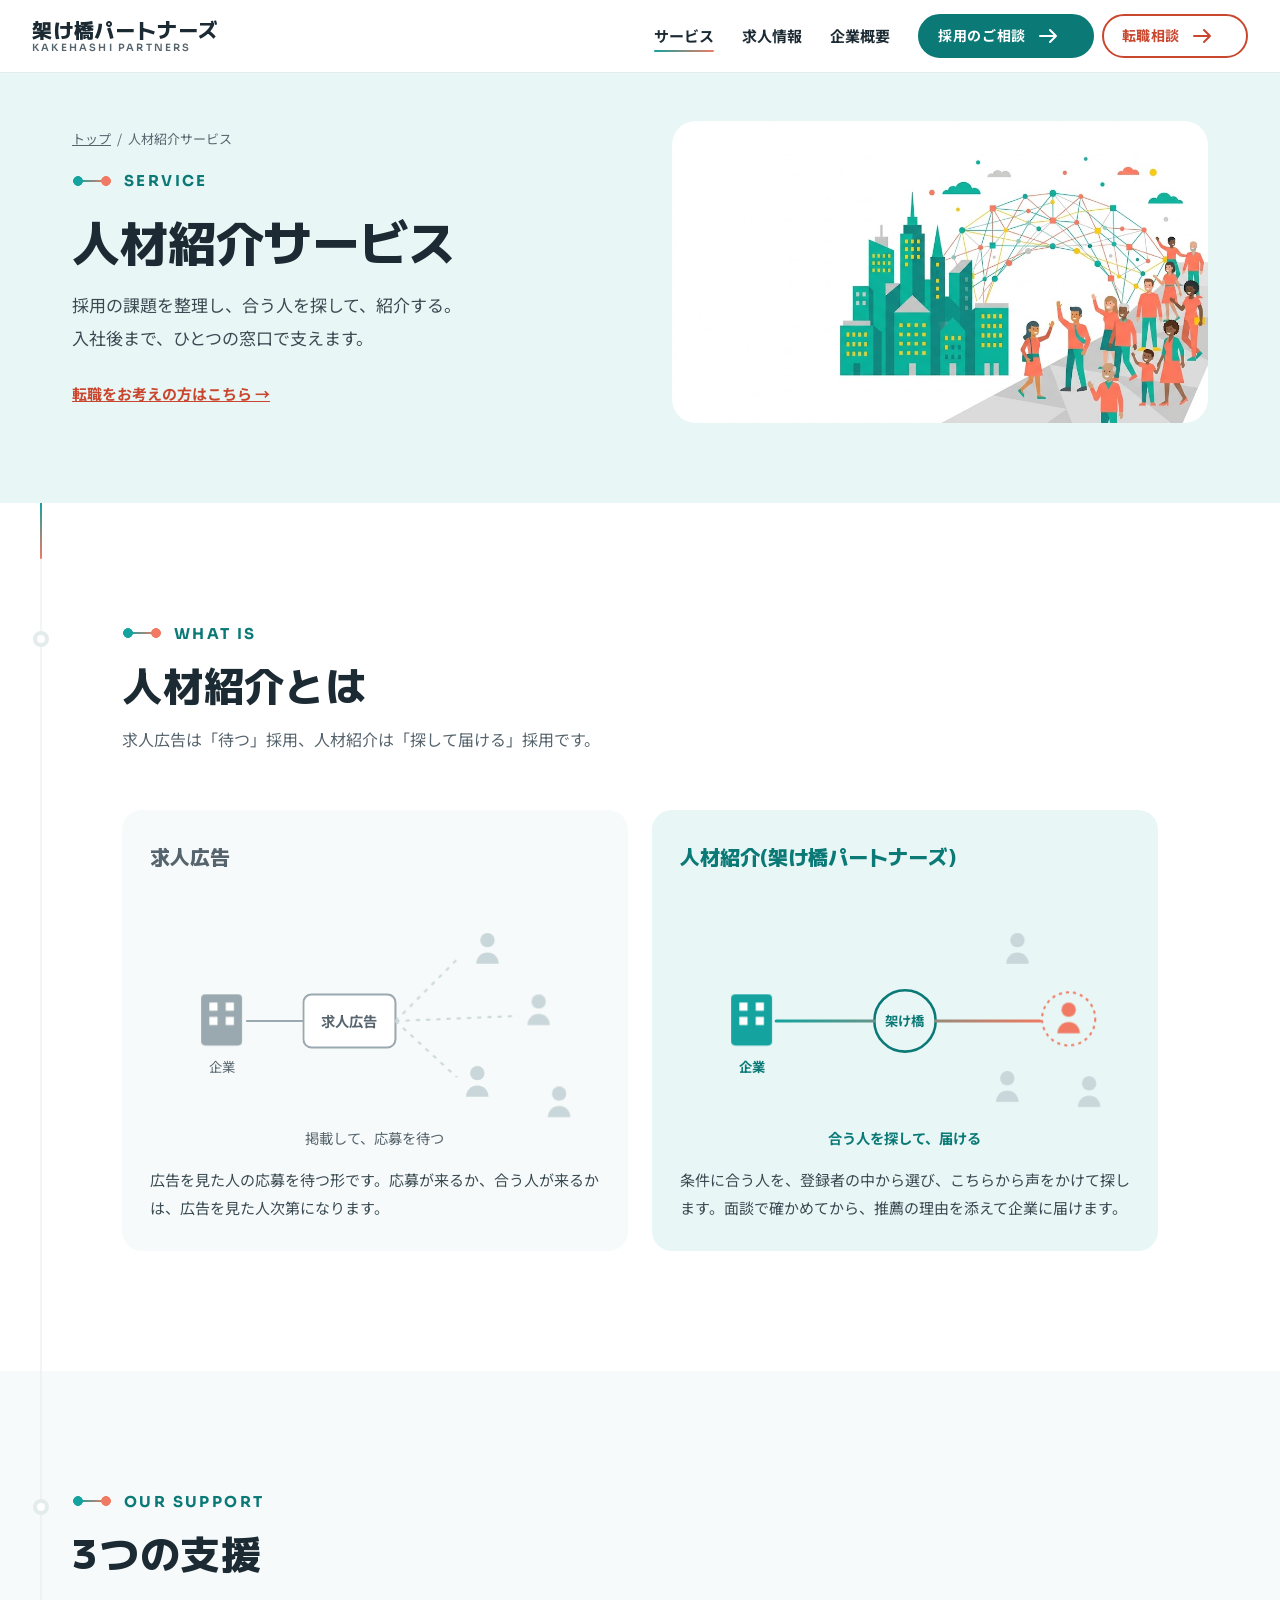
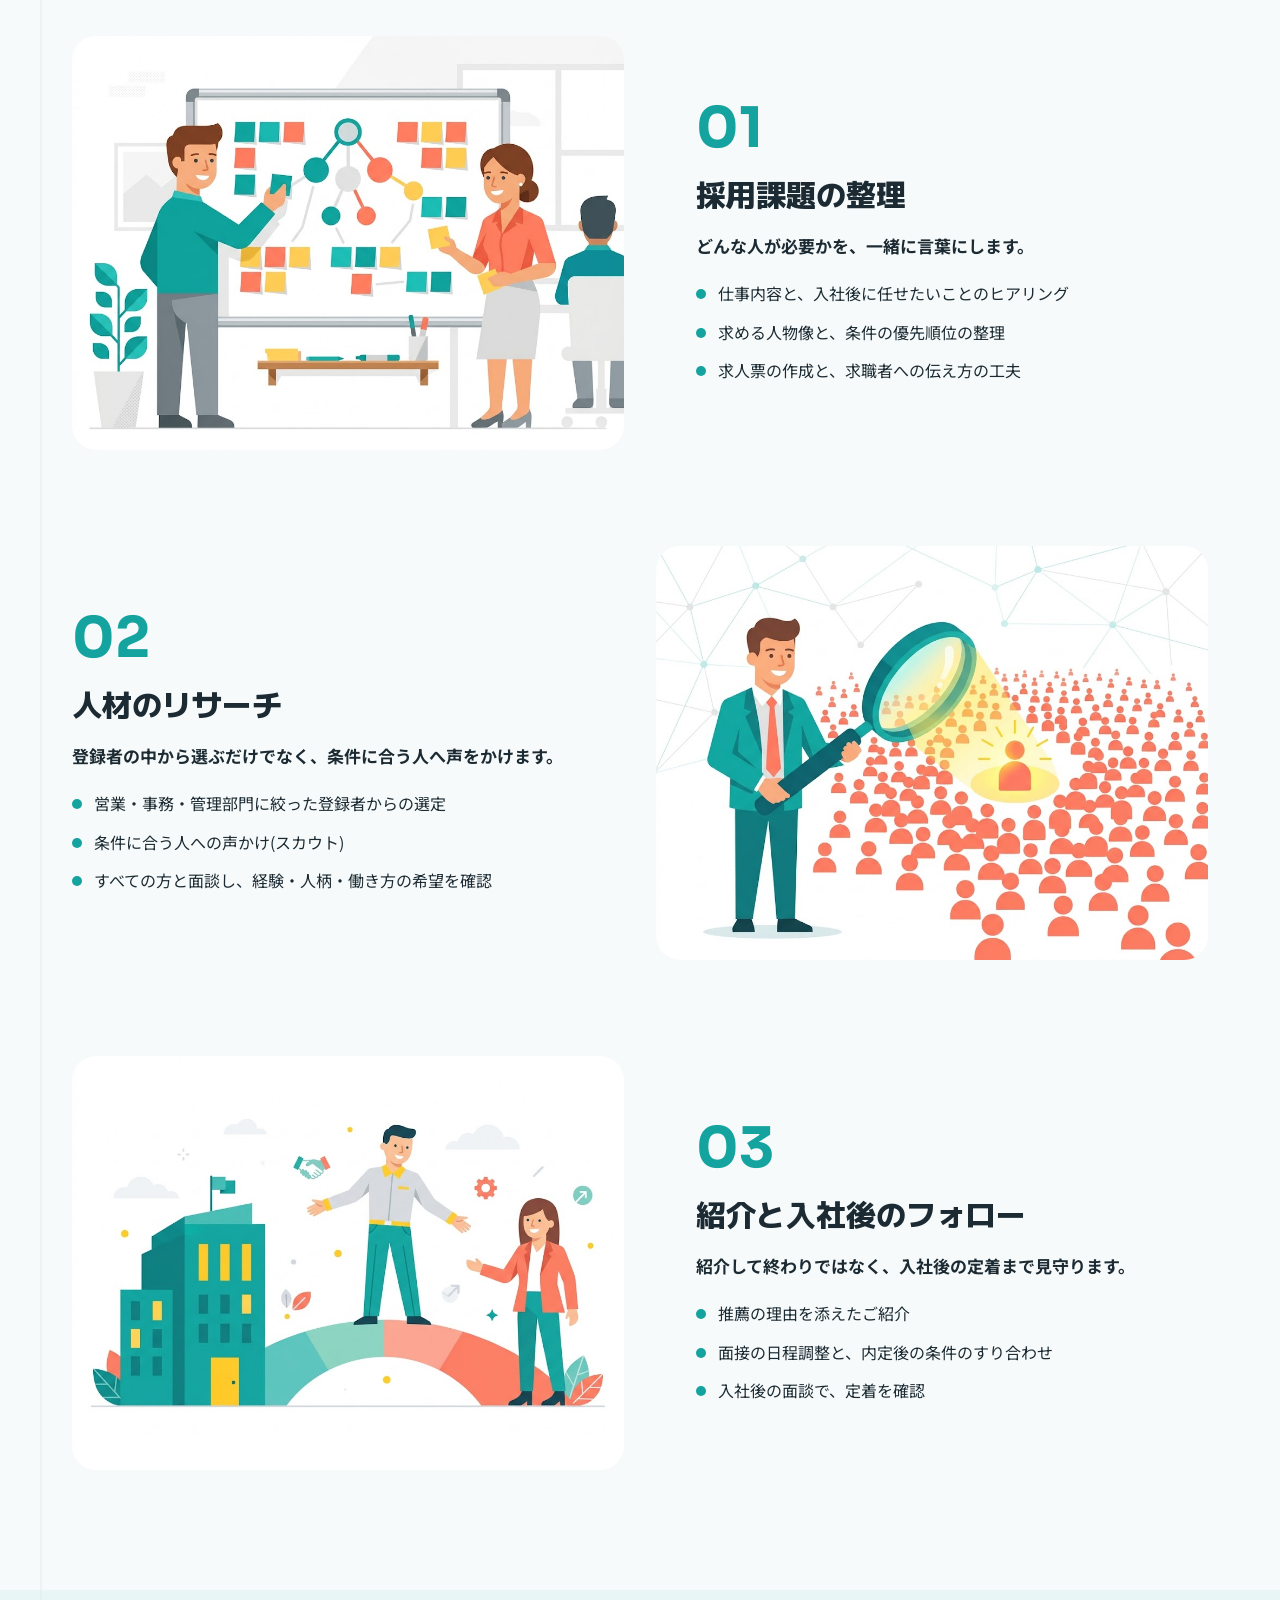
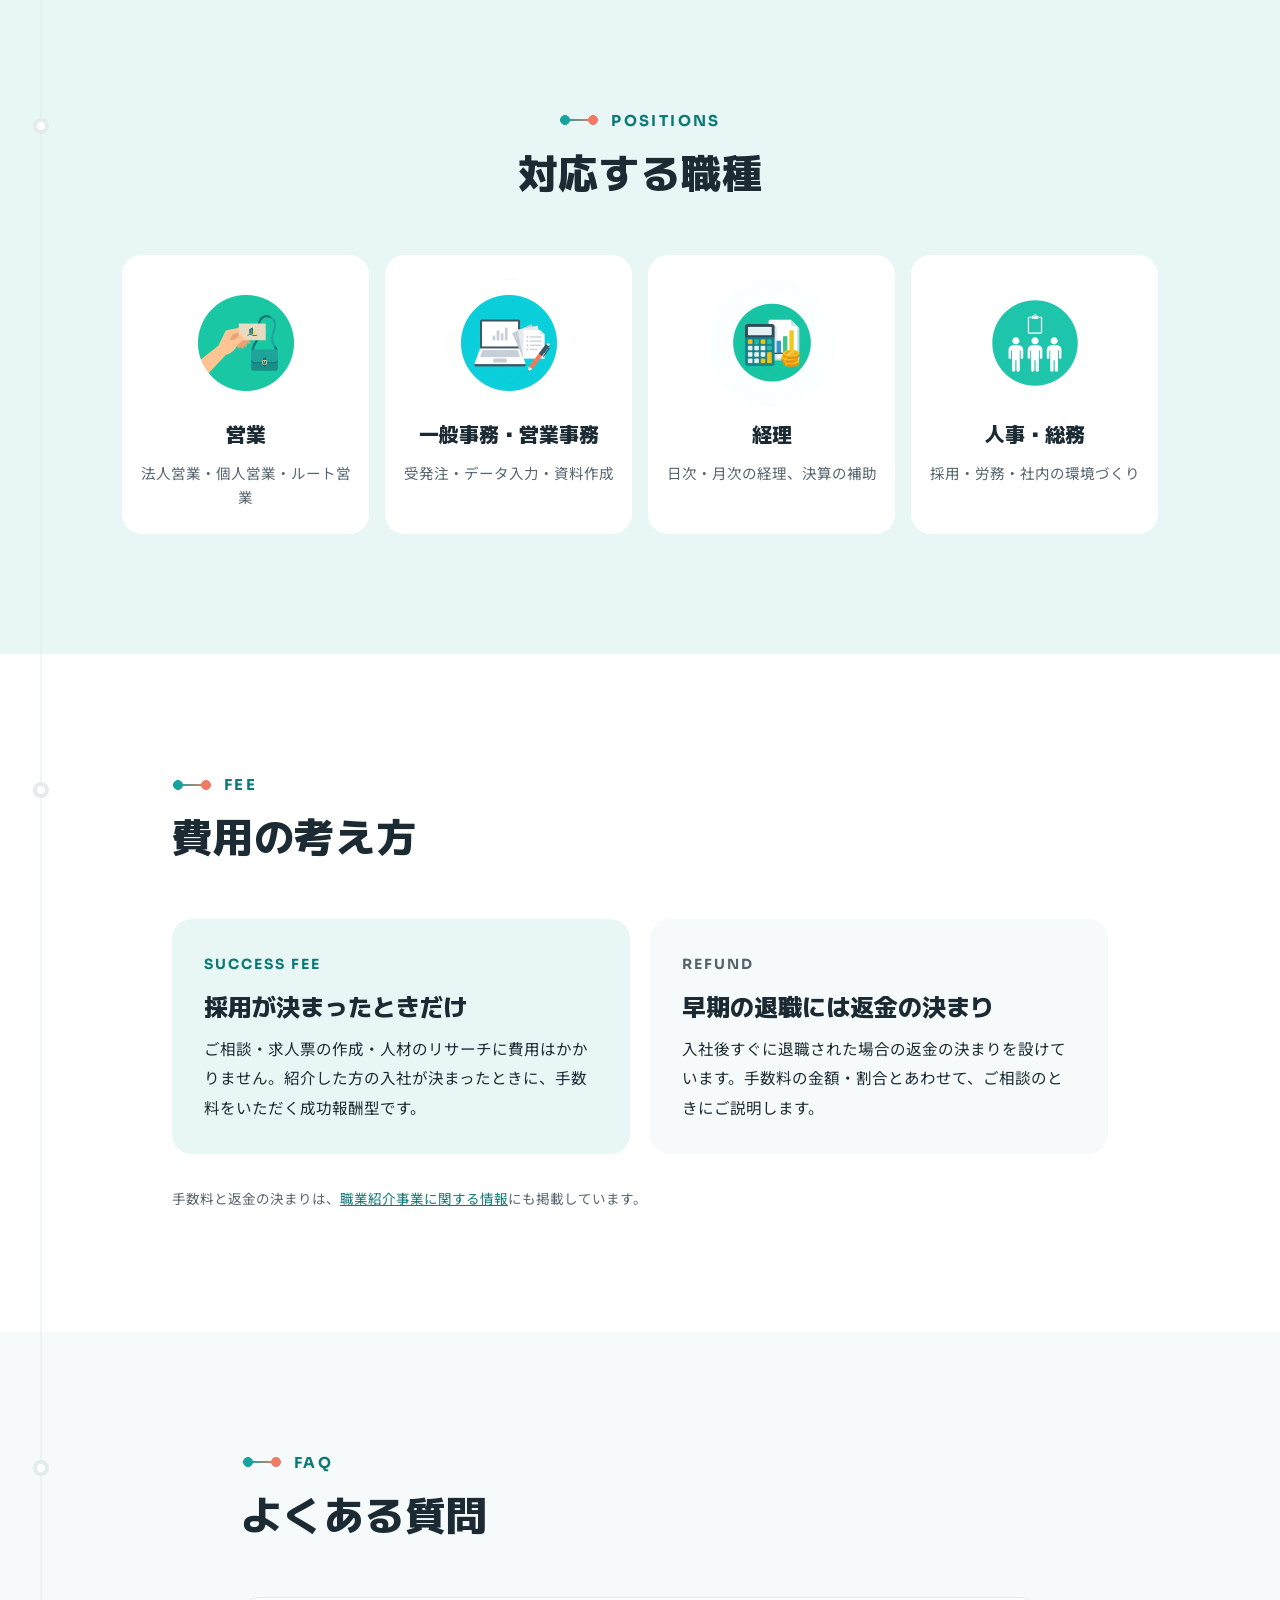
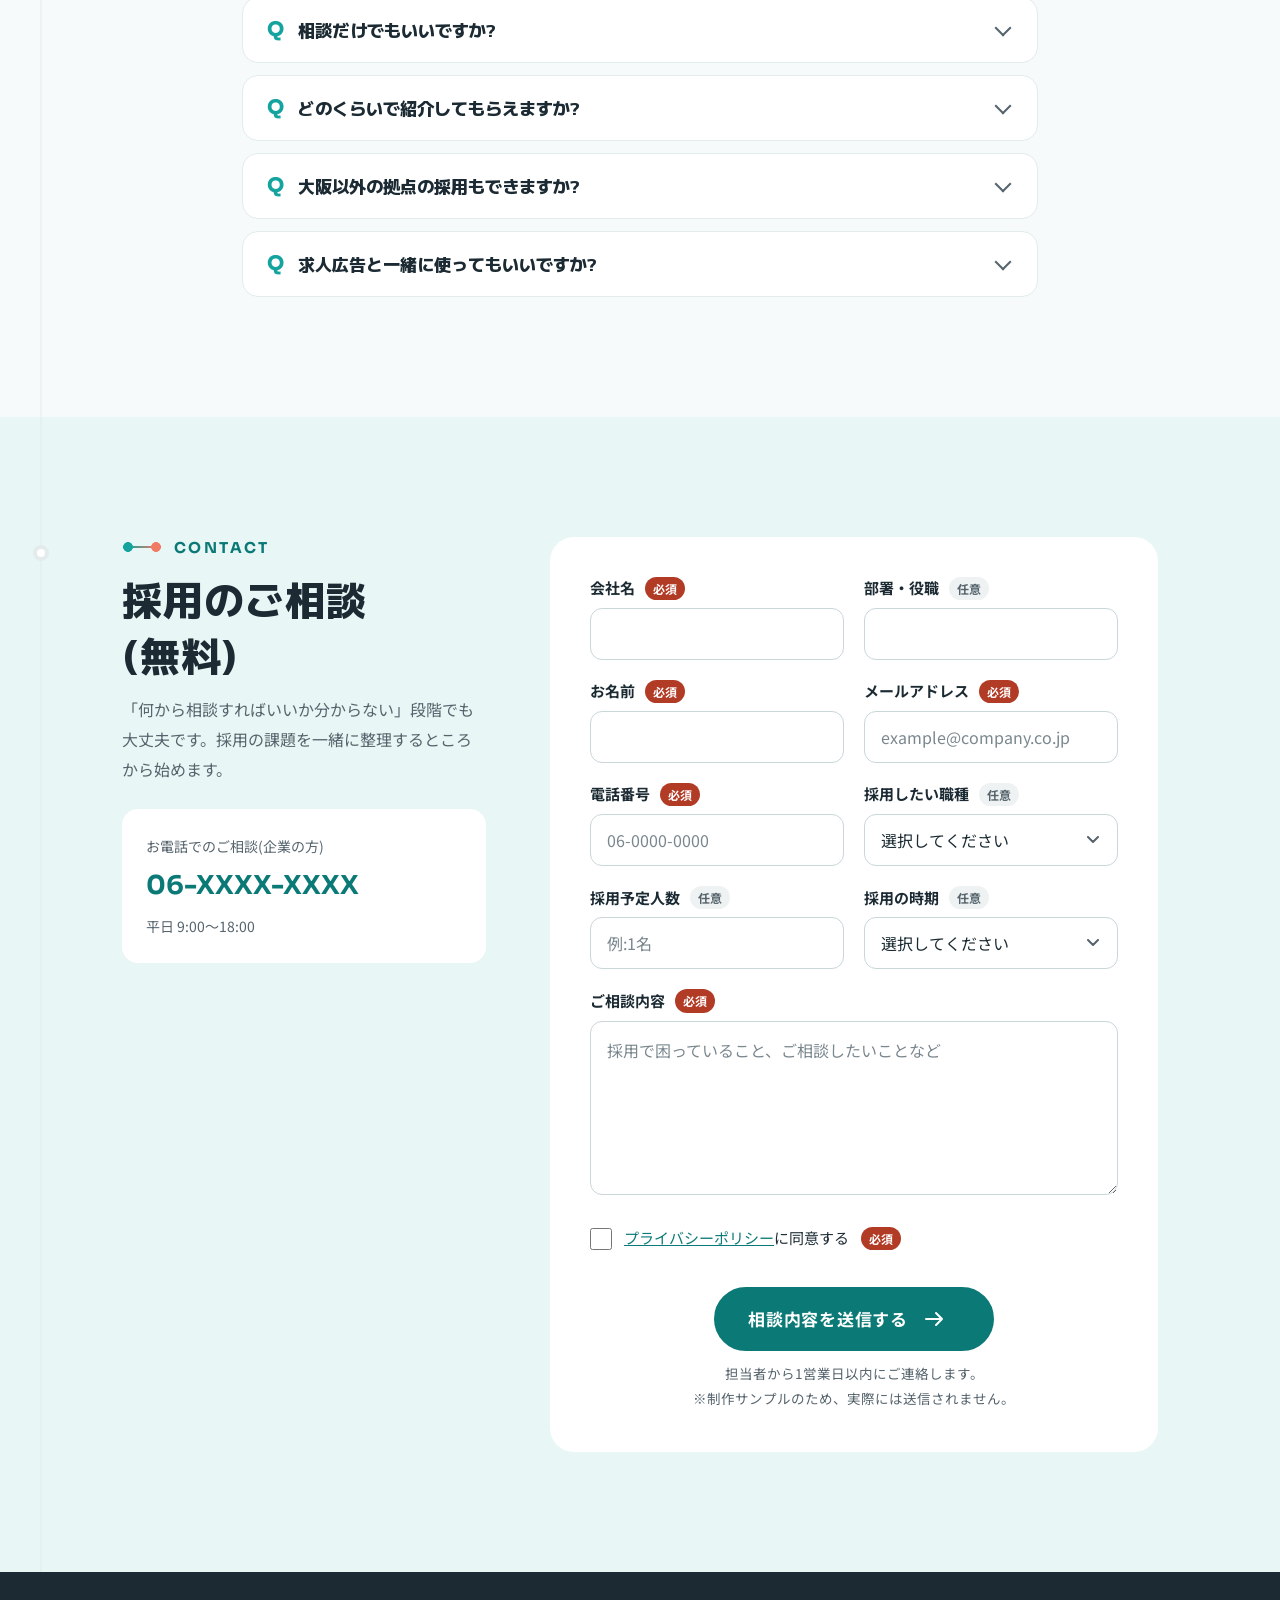
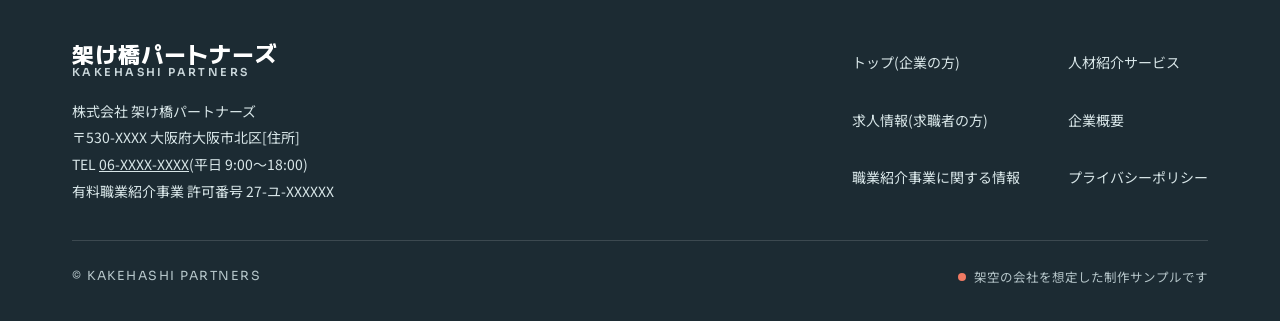
<file: service/index.html>
<!doctype html>
<html lang="ja" class="no-js">
<head>
<meta charset="utf-8">
<meta name="viewport" content="width=device-width, initial-scale=1">
<title>人材紹介サービス|成功報酬型で大阪の採用を支援|架け橋パートナーズ</title>
<meta name="description" content="架け橋パートナーズの人材紹介サービス。採用課題の整理、人材のリサーチ(スカウト・面談)、紹介と入社後のフォローまで。営業・事務・経理・人事総務の採用に強く、採用が決まったときだけ費用がかかる成功報酬型です。">
<link rel="canonical" href="https://yamasaki03.github.io/PortfolioHPHR/service/">
<meta property="og:type" content="article">
<meta property="og:site_name" content="架け橋パートナーズ">
<meta property="og:title" content="人材紹介サービス|架け橋パートナーズ">
<meta property="og:description" content="採用の課題を整理し、合う人を探して、紹介する。入社後まで、ひとつの窓口で支えます。">
<meta property="og:url" content="https://yamasaki03.github.io/PortfolioHPHR/service/">
<meta property="og:image" content="https://yamasaki03.github.io/PortfolioHPHR/assets/img/kh_ogp.jpg">
<meta name="twitter:card" content="summary_large_image">
<meta name="theme-color" content="#0B7A77">
<link rel="icon" href="data:image/svg+xml,%3Csvg xmlns='http://www.w3.org/2000/svg' viewBox='0 0 32 32'%3E%3Cpath d='M8 16h16' stroke='%2314A39E' stroke-width='3'/%3E%3Ccircle cx='7' cy='16' r='6' fill='%2314A39E'/%3E%3Ccircle cx='25' cy='16' r='6' fill='%23F07A63'/%3E%3C/svg%3E">
<script>document.documentElement.className='js';setTimeout(function(){if(!window.__kh)document.documentElement.className='no-js'},4000);</script>
<!-- Google Tag Manager:公開時に GTM-XXXXXXX を設定して読み込む(サンプルでは読み込まない) -->
<link rel="preconnect" href="https://fonts.googleapis.com">
<link rel="preconnect" href="https://fonts.gstatic.com" crossorigin>
<link rel="stylesheet" href="https://fonts.googleapis.com/css2?family=M+PLUS+1:wght@700;800&family=Noto+Sans+JP:wght@400;700&family=Sora:wght@600;700&display=swap">
<link rel="stylesheet" href="../assets/css/style.css">
<script src="../assets/js/main.js" defer></script>
<script type="application/ld+json">
{
  "@context": "https://schema.org",
  "@type": "BreadcrumbList",
  "itemListElement": [
    { "@type": "ListItem", "position": 1, "name": "トップ", "item": "https://yamasaki03.github.io/PortfolioHPHR/" },
    { "@type": "ListItem", "position": 2, "name": "人材紹介サービス", "item": "https://yamasaki03.github.io/PortfolioHPHR/service/" }
  ]
}
</script>
</head>
<body class="page-service has-flow">
<a class="skip-link" href="#main">本文へ移動</a>

<header class="site-header" data-header>
  <div class="site-header__inner">
    <a class="logo" href="../" aria-label="架け橋パートナーズ トップページ"><span class="logo__ja">架け橋パートナーズ</span><span class="logo__en">KAKEHASHI PARTNERS</span></a>
    <button class="nav-toggle" type="button" aria-expanded="false" aria-controls="global-nav" aria-label="メニューを開く" data-nav-toggle><span></span><span></span></button>
    <nav id="global-nav" class="global-nav" aria-label="メインメニュー">
      <ul class="global-nav__list">
        <li><a href="./" aria-current="page">サービス</a></li>
        <li><a href="../jobs/">求人情報</a></li>
        <li><a href="../company/">企業概要</a></li>
      </ul>
      <div class="global-nav__cta">
        <a class="btn btn--company btn--sm" href="#contact" data-cta="company" data-cta-pos="header">採用のご相談<svg class="btn__tip" viewBox="0 0 36 14" fill="none" aria-hidden="true"><path d="M2 7h16M12 1l6 6-6 6" stroke="currentColor" stroke-width="2" stroke-linecap="round" stroke-linejoin="round"/><path class="tip-link" d="M18 7h9" stroke="currentColor" stroke-width="2" stroke-linecap="round"/><circle class="tip-dot" cx="31" cy="7" r="3.5" fill="currentColor"/></svg></a>
        <a class="btn btn--seeker-outline btn--sm" href="../jobs/#form" data-cta="seeker" data-cta-pos="header">転職相談<svg class="btn__tip" viewBox="0 0 36 14" fill="none" aria-hidden="true"><path d="M2 7h16M12 1l6 6-6 6" stroke="currentColor" stroke-width="2" stroke-linecap="round" stroke-linejoin="round"/><path class="tip-link" d="M18 7h9" stroke="currentColor" stroke-width="2" stroke-linecap="round"/><circle class="tip-dot" cx="31" cy="7" r="3.5" fill="currentColor"/></svg></a>
      </div>
    </nav>
  </div>
</header>

<main id="main">
  <!-- 1. ページ見出し -->
  <section class="page-hero page-hero--split section--teal">
    <div class="container page-hero__inner">
      <div class="page-hero__text">
        <nav class="breadcrumb" aria-label="パンくずリスト"><ol><li><a href="../">トップ</a></li><li aria-current="page">人材紹介サービス</li></ol></nav>
        <p class="eyebrow hero-in" style="--d:.05s">SERVICE</p>
        <h1 class="page-hero__title hero-in" style="--d:.15s">人材紹介サービス</h1>
        <p class="page-hero__lead hero-in" style="--d:.3s">採用の課題を整理し、合う人を探して、紹介する。<br>入社後まで、ひとつの窓口で支えます。</p>
        <a class="text-link hero-in" style="--d:.4s" href="../jobs/">転職をお考えの方はこちら →</a>
      </div>
      <div class="page-hero__pic hero-in" style="--d:.2s">
        <img src="../assets/img/kh_about_hero.jpg" width="1024" height="572" alt="企業のビル群と人々のあいだを、点と線がつないで橋をつくるイラスト" fetchpriority="high">
      </div>
    </div>
  </section>

  <!-- 2. 人材紹介とは -->
  <section class="section section--white" data-flow>
    <div class="container container--md">
      <div class="sec-head reveal">
        <p class="eyebrow">WHAT IS</p>
        <h2 class="sec-title">人材紹介とは</h2>
        <p class="sec-lead">求人広告は「待つ」採用、人材紹介は「探して届ける」採用です。</p>
      </div>
      <div class="compare">
        <figure class="diagram reveal" data-anim>
          <figcaption>求人広告</figcaption>
          <svg role="img" aria-labelledby="dg1-t" viewBox="0 0 440 260">
            <title id="dg1-t">求人広告は、広告を掲載して応募を待つ。届くかどうかは相手次第。</title>
            <g class="d-pop" style="--d:0s"><rect x="50" y="104" width="40" height="50" rx="4" fill="#9AA9AF"/><rect x="58" y="112" width="8" height="8" fill="#fff"/><rect x="74" y="112" width="8" height="8" fill="#fff"/><rect x="58" y="126" width="8" height="8" fill="#fff"/><rect x="74" y="126" width="8" height="8" fill="#fff"/></g>
            <text x="70" y="180" text-anchor="middle" font-size="13" fill="#56646D">企業</text>
            <line class="d-draw" style="--len:56;--d:.2s" x1="94" y1="130" x2="150" y2="130" stroke="#9AA9AF" stroke-width="2"/>
            <g class="d-pop" style="--d:.4s"><rect x="150" y="104" width="90" height="52" rx="8" fill="#fff" stroke="#9AA9AF" stroke-width="2"/><text x="195" y="136" text-anchor="middle" font-size="14" font-weight="700" fill="#56646D">求人広告</text></g>
            <path class="d-pop" style="--d:.7s" d="M240 130 L300 70" stroke="#C9D6DA" stroke-width="2" stroke-dasharray="4 6"/>
            <path class="d-pop" style="--d:.8s" d="M240 130 L360 125" stroke="#C9D6DA" stroke-width="2" stroke-dasharray="4 6"/>
            <path class="d-pop" style="--d:.9s" d="M240 130 L300 185" stroke="#C9D6DA" stroke-width="2" stroke-dasharray="4 6"/>
            <g class="d-pop" style="--d:1s"><circle cx="330" cy="51" r="7" fill="#C9D6DA"/><path d="M319 74a11 11 0 0 1 22 0z" fill="#C9D6DA"/></g>
            <g class="d-pop" style="--d:1.1s"><circle cx="380" cy="111" r="7" fill="#C9D6DA"/><path d="M369 134a11 11 0 0 1 22 0z" fill="#C9D6DA"/></g>
            <g class="d-pop" style="--d:1.2s"><circle cx="320" cy="181" r="7" fill="#C9D6DA"/><path d="M309 204a11 11 0 0 1 22 0z" fill="#C9D6DA"/></g>
            <g class="d-pop" style="--d:1.3s"><circle cx="400" cy="201" r="7" fill="#C9D6DA"/><path d="M389 224a11 11 0 0 1 22 0z" fill="#C9D6DA"/></g>
            <text x="220" y="250" text-anchor="middle" font-size="14" fill="#56646D">掲載して、応募を待つ</text>
          </svg>
          <p class="compare__text">広告を見た人の応募を待つ形です。応募が来るか、合う人が来るかは、広告を見た人次第になります。</p>
        </figure>
        <figure class="diagram is-ours reveal" style="--i:1" data-anim>
          <figcaption>人材紹介(架け橋パートナーズ)</figcaption>
          <svg role="img" aria-labelledby="dg2-t" viewBox="0 0 440 260">
            <title id="dg2-t">人材紹介は、架け橋パートナーズが条件に合う人を探して、企業に届ける。</title>
            <defs><linearGradient id="dg-grad" gradientUnits="userSpaceOnUse" x1="94" y1="0" x2="356" y2="0"><stop offset="0" stop-color="#14A39E"/><stop offset="1" stop-color="#F07A63"/></linearGradient></defs>
            <g class="d-pop" style="--d:0s"><rect x="50" y="104" width="40" height="50" rx="4" fill="#14A39E"/><rect x="58" y="112" width="8" height="8" fill="#fff"/><rect x="74" y="112" width="8" height="8" fill="#fff"/><rect x="58" y="126" width="8" height="8" fill="#fff"/><rect x="74" y="126" width="8" height="8" fill="#fff"/></g>
            <text x="70" y="180" text-anchor="middle" font-size="13" font-weight="700" fill="#0B7A77">企業</text>
            <g class="d-pop" style="--d:.15s"><circle cx="330" cy="51" r="7" fill="#C9D6DA"/><path d="M319 74a11 11 0 0 1 22 0z" fill="#C9D6DA"/></g>
            <g class="d-pop" style="--d:.25s"><circle cx="320" cy="186" r="7" fill="#C9D6DA"/><path d="M309 209a11 11 0 0 1 22 0z" fill="#C9D6DA"/></g>
            <g class="d-pop" style="--d:.35s"><circle cx="400" cy="191" r="7" fill="#C9D6DA"/><path d="M389 214a11 11 0 0 1 22 0z" fill="#C9D6DA"/></g>
            <g class="d-pop" style="--d:.3s"><circle cx="220" cy="130" r="30" fill="#E8F6F5" stroke="#0B7A77" stroke-width="2.5"/><text x="220" y="135" text-anchor="middle" font-size="13" font-weight="700" fill="#0B7A77">架け橋</text></g>
            <line class="d-draw" style="--len:96;--d:.6s" x1="94" y1="130" x2="190" y2="130" stroke="url(#dg-grad)" stroke-width="3" stroke-linecap="round"/>
            <circle class="d-pop" style="--d:1.2s" cx="380" cy="128" r="26" fill="none" stroke="#F07A63" stroke-width="2" stroke-dasharray="3 4"/>
            <circle class="d-glow" style="--d:1.5s;transform-box:fill-box;transform-origin:center" cx="380" cy="128" r="18" fill="#F07A63" opacity="0"/>
            <g class="d-pop" style="--d:1.4s"><circle cx="380" cy="119" r="7" fill="#F07A63"/><path d="M369 142a11 11 0 0 1 22 0z" fill="#F07A63"/></g>
            <line class="d-draw" style="--len:106;--d:1.6s" x1="250" y1="130" x2="352" y2="130" stroke="url(#dg-grad)" stroke-width="3" stroke-linecap="round"/>
            <text x="220" y="250" text-anchor="middle" font-size="14" font-weight="700" fill="#0B7A77">合う人を探して、届ける</text>
          </svg>
          <p class="compare__text">条件に合う人を、登録者の中から選び、こちらから声をかけて探します。面談で確かめてから、推薦の理由を添えて企業に届けます。</p>
        </figure>
      </div>
    </div>
  </section>

  <!-- 3〜5. 3つの支援 -->
  <section class="section section--gray" data-flow>
    <div class="container">
      <div class="sec-head reveal">
        <p class="eyebrow">OUR SUPPORT</p>
        <h2 class="sec-title">3つの支援</h2>
      </div>
      <div class="support">
        <article class="support__item">
          <img class="support__img reveal" src="../assets/img/kh_service1.jpg" width="1024" height="765" alt="ホワイトボードの前で、担当者と人事担当者が必要な人物像を整理するイラスト" loading="lazy" decoding="async">
          <div class="support__body reveal" style="--i:1">
            <span class="support__num">01</span>
            <h3 class="support__title">採用課題の整理</h3>
            <p class="support__lead">どんな人が必要かを、一緒に言葉にします。</p>
            <ul class="dot-list">
              <li>仕事内容と、入社後に任せたいことのヒアリング</li>
              <li>求める人物像と、条件の優先順位の整理</li>
              <li>求人票の作成と、求職者への伝え方の工夫</li>
            </ul>
          </div>
        </article>
        <article class="support__item">
          <img class="support__img reveal" src="../assets/img/kh_service2.jpg" width="1024" height="765" alt="虫めがねで、たくさんの人の中から条件に合う1人を見つけるイラスト" loading="lazy" decoding="async">
          <div class="support__body reveal" style="--i:1">
            <span class="support__num">02</span>
            <h3 class="support__title">人材のリサーチ</h3>
            <p class="support__lead">登録者の中から選ぶだけでなく、条件に合う人へ声をかけます。</p>
            <ul class="dot-list">
              <li>営業・事務・管理部門に絞った登録者からの選定</li>
              <li>条件に合う人への声かけ(スカウト)</li>
              <li>すべての方と面談し、経験・人柄・働き方の希望を確認</li>
            </ul>
          </div>
        </article>
        <article class="support__item">
          <img class="support__img reveal" src="../assets/img/kh_service3.jpg" width="1024" height="765" alt="企業と人のあいだに線の橋が架かり、担当者が両方に手を差し伸べるイラスト" loading="lazy" decoding="async">
          <div class="support__body reveal" style="--i:1">
            <span class="support__num">03</span>
            <h3 class="support__title">紹介と入社後のフォロー</h3>
            <p class="support__lead">紹介して終わりではなく、入社後の定着まで見守ります。</p>
            <ul class="dot-list">
              <li>推薦の理由を添えたご紹介</li>
              <li>面接の日程調整と、内定後の条件のすり合わせ</li>
              <li>入社後の面談で、定着を確認</li>
            </ul>
          </div>
        </article>
      </div>
    </div>
  </section>

  <!-- 6. 対応する職種 -->
  <section class="section section--teal" data-flow>
    <div class="container container--md">
      <div class="sec-head sec-head--center reveal">
        <p class="eyebrow">POSITIONS</p>
        <h2 class="sec-title">対応する職種</h2>
      </div>
      <div class="grid-auto" style="--min:220px;gap:16px">
        <article class="jobtype reveal" style="--i:0"><img src="../assets/img/kh_jobtype1.jpg" width="1024" height="1024" alt="名刺を差し出す手とかばんのアイコン" loading="lazy" decoding="async"><h3>営業</h3><p>法人営業・個人営業・ルート営業</p></article>
        <article class="jobtype reveal" style="--i:1"><img src="../assets/img/kh_jobtype2.jpg" width="1024" height="1024" alt="ノートパソコンと書類とペンのアイコン" loading="lazy" decoding="async"><h3>一般事務・営業事務</h3><p>受発注・データ入力・資料作成</p></article>
        <article class="jobtype reveal" style="--i:2"><img src="../assets/img/kh_jobtype3.jpg" width="1024" height="1024" alt="電卓とグラフと硬貨のアイコン" loading="lazy" decoding="async"><h3>経理</h3><p>日次・月次の経理、決算の補助</p></article>
        <article class="jobtype reveal" style="--i:3"><img src="../assets/img/kh_jobtype4.jpg" width="1024" height="1024" alt="人のアイコンとクリップボードのアイコン" loading="lazy" decoding="async"><h3>人事・総務</h3><p>採用・労務・社内の環境づくり</p></article>
      </div>
    </div>
  </section>

  <!-- 7. 費用の考え方 -->
  <section class="section section--white" data-flow>
    <div class="container container--sm">
      <div class="sec-head reveal">
        <p class="eyebrow">FEE</p>
        <h2 class="sec-title">費用の考え方</h2>
      </div>
      <div class="grid-auto" style="--min:300px;gap:20px">
        <div class="fee fee--main reveal">
          <span class="fee__en">SUCCESS FEE</span>
          <h3 class="fee__title">採用が決まったときだけ</h3>
          <p>ご相談・求人票の作成・人材のリサーチに費用はかかりません。紹介した方の入社が決まったときに、手数料をいただく成功報酬型です。</p>
        </div>
        <div class="fee reveal" style="--i:1">
          <span class="fee__en">REFUND</span>
          <h3 class="fee__title">早期の退職には返金の決まり</h3>
          <p>入社後すぐに退職された場合の返金の決まりを設けています。手数料の金額・割合とあわせて、ご相談のときにご説明します。</p>
        </div>
      </div>
      <p class="note reveal" style="margin-top:32px">手数料と返金の決まりは、<a href="../company/#law">職業紹介事業に関する情報</a>にも掲載しています。</p>
    </div>
  </section>

  <!-- 8. よくある質問 -->
  <section class="section section--gray" data-flow>
    <div class="container container--xs">
      <div class="sec-head reveal">
        <p class="eyebrow">FAQ</p>
        <h2 class="sec-title">よくある質問</h2>
      </div>
      <div class="faq reveal" style="--i:1">
        <details><summary><span class="faq__q">Q</span>相談だけでもいいですか?</summary><p class="faq__a">はい。採用の計画が決まっていない段階でも、課題の整理から一緒に考えます。費用はかかりません。</p></details>
        <details><summary><span class="faq__q">Q</span>どのくらいで紹介してもらえますか?</summary><p class="faq__a">職種や条件によりますが、ご相談から2〜3週間ほどで最初のご紹介をする場合が多いです(目安は仮置き)。</p></details>
        <details><summary><span class="faq__q">Q</span>大阪以外の拠点の採用もできますか?</summary><p class="faq__a">京都・兵庫・奈良など、関西の拠点を中心に対応しています。そのほかの地域は、ご相談ください。</p></details>
        <details><summary><span class="faq__q">Q</span>求人広告と一緒に使ってもいいですか?</summary><p class="faq__a">はい。併用していただけます。広告では集まりにくい層への声かけを、私たちが担当します。</p></details>
      </div>
    </div>
  </section>

  <!-- 9. 採用のご相談フォーム -->
  <section class="section section--teal" id="contact" data-flow>
    <div class="container container--md contact">
      <div class="contact__aside">
        <div class="sec-head reveal">
          <p class="eyebrow">CONTACT</p>
          <h2 class="sec-title">採用のご相談<br>(無料)</h2>
          <p class="sec-lead">「何から相談すればいいか分からない」段階でも大丈夫です。採用の課題を一緒に整理するところから始めます。</p>
        </div>
        <div class="tel-box reveal" style="--i:1">
          <span class="tel-box__label">お電話でのご相談(企業の方)</span>
          <a class="tel-box__num" href="tel:06XXXXXXXX" data-tel="company">06-XXXX-XXXX</a>
          <span class="tel-box__time">平日 9:00〜18:00</span>
        </div>
      </div>
      <div class="contact__form reveal" style="--i:1">
        <form class="form" action="../thanks/" method="post" novalidate data-form="company">
          <p class="form__summary" role="alert" tabindex="-1" data-summary></p>
          <div class="form__grid">
            <div class="field" data-field>
              <label class="field__label" for="c-company">会社名<span class="badge badge--req">必須</span></label>
              <input class="input" id="c-company" name="company" type="text" autocomplete="organization" required aria-describedby="c-company-err">
              <p class="field__error" id="c-company-err" data-error></p>
            </div>
            <div class="field" data-field>
              <label class="field__label" for="c-dept">部署・役職<span class="badge badge--opt">任意</span></label>
              <input class="input" id="c-dept" name="department" type="text" autocomplete="organization-title">
            </div>
            <div class="field" data-field>
              <label class="field__label" for="c-name">お名前<span class="badge badge--req">必須</span></label>
              <input class="input" id="c-name" name="name" type="text" autocomplete="name" required aria-describedby="c-name-err">
              <p class="field__error" id="c-name-err" data-error></p>
            </div>
            <div class="field" data-field>
              <label class="field__label" for="c-email">メールアドレス<span class="badge badge--req">必須</span></label>
              <input class="input" id="c-email" name="email" type="email" inputmode="email" autocomplete="email" placeholder="example@company.co.jp" required aria-describedby="c-email-err">
              <p class="field__error" id="c-email-err" data-error></p>
            </div>
            <div class="field" data-field>
              <label class="field__label" for="c-tel">電話番号<span class="badge badge--req">必須</span></label>
              <input class="input" id="c-tel" name="tel" type="tel" inputmode="tel" autocomplete="tel" placeholder="06-0000-0000" required aria-describedby="c-tel-err">
              <p class="field__error" id="c-tel-err" data-error></p>
            </div>
            <div class="field" data-field>
              <label class="field__label" for="c-position">採用したい職種<span class="badge badge--opt">任意</span></label>
              <select class="select" id="c-position" name="position">
                <option value="">選択してください</option>
                <option>営業(法人・個人)</option>
                <option>一般事務・営業事務</option>
                <option>経理</option>
                <option>人事・総務</option>
                <option>その他・相談して決めたい</option>
              </select>
            </div>
            <div class="field" data-field>
              <label class="field__label" for="c-count">採用予定人数<span class="badge badge--opt">任意</span></label>
              <input class="input" id="c-count" name="headcount" type="text" placeholder="例:1名">
            </div>
            <div class="field" data-field>
              <label class="field__label" for="c-timing">採用の時期<span class="badge badge--opt">任意</span></label>
              <select class="select" id="c-timing" name="timing">
                <option value="">選択してください</option>
                <option>すぐにでも</option>
                <option>3か月以内</option>
                <option>半年以内</option>
                <option>未定・情報収集中</option>
              </select>
            </div>
          </div>
          <div class="field" data-field>
            <label class="field__label" for="c-message">ご相談内容<span class="badge badge--req">必須</span></label>
            <textarea class="textarea" id="c-message" name="message" rows="5" placeholder="採用で困っていること、ご相談したいことなど" required aria-describedby="c-message-err"></textarea>
            <p class="field__error" id="c-message-err" data-error></p>
          </div>
          <div class="hp-field" aria-hidden="true"><label>この欄は空のままにしてください<input type="text" name="website" tabindex="-1" autocomplete="off"></label></div>
          <div class="field" data-field>
            <label class="check" for="c-agree"><input id="c-agree" name="agree" type="checkbox" required aria-describedby="c-agree-err"><span><a href="../privacy/" target="_blank" rel="noopener">プライバシーポリシー</a>に同意する</span><span class="badge badge--req">必須</span></label>
            <p class="field__error" id="c-agree-err" data-error></p>
          </div>
          <div class="form__submit">
            <button class="btn btn--company btn--lg" type="submit">相談内容を送信する<svg class="btn__tip" viewBox="0 0 36 14" fill="none" aria-hidden="true"><path d="M2 7h16M12 1l6 6-6 6" stroke="currentColor" stroke-width="2" stroke-linecap="round" stroke-linejoin="round"/><path class="tip-link" d="M18 7h9" stroke="currentColor" stroke-width="2" stroke-linecap="round"/><circle class="tip-dot" cx="31" cy="7" r="3.5" fill="currentColor"/></svg></button>
            <p class="form__note">担当者から1営業日以内にご連絡します。<br>※制作サンプルのため、実際には送信されません。</p>
          </div>
        </form>
      </div>
    </div>
  </section>
</main>

<div class="sticky-cta" data-sticky-cta>
  <a class="btn btn--company" href="#contact" data-cta="company" data-cta-pos="sticky_sp">採用のご相談(無料)<svg class="btn__tip" viewBox="0 0 36 14" fill="none" aria-hidden="true"><path d="M2 7h16M12 1l6 6-6 6" stroke="currentColor" stroke-width="2" stroke-linecap="round" stroke-linejoin="round"/><path class="tip-link" d="M18 7h9" stroke="currentColor" stroke-width="2" stroke-linecap="round"/><circle class="tip-dot" cx="31" cy="7" r="3.5" fill="currentColor"/></svg></a>
</div>

<footer class="site-footer">
  <div class="container site-footer__inner">
    <div class="site-footer__top">
      <div>
        <a class="logo" href="../"><span class="logo__ja">架け橋パートナーズ</span><span class="logo__en">KAKEHASHI PARTNERS</span></a>
        <address class="site-footer__info">株式会社 架け橋パートナーズ<br>〒530-XXXX 大阪府大阪市北区[住所]<br>TEL <a href="tel:06XXXXXXXX" data-tel="company">06-XXXX-XXXX</a>(平日 9:00〜18:00)<br>有料職業紹介事業 許可番号 27-ユ-XXXXXX</address>
      </div>
      <nav class="footer-nav" aria-label="フッターメニュー">
        <a href="../">トップ(企業の方)</a>
        <a href="./">人材紹介サービス</a>
        <a href="../jobs/">求人情報(求職者の方)</a>
        <a href="../company/">企業概要</a>
        <a href="../company/#law">職業紹介事業に関する情報</a>
        <a href="../privacy/">プライバシーポリシー</a>
      </nav>
    </div>
    <div class="site-footer__bottom">
      <span class="site-footer__copy">© KAKEHASHI PARTNERS</span>
      <span class="sample-badge">架空の会社を想定した制作サンプルです</span>
    </div>
  </div>
</footer>
</body>
</html>
</file>
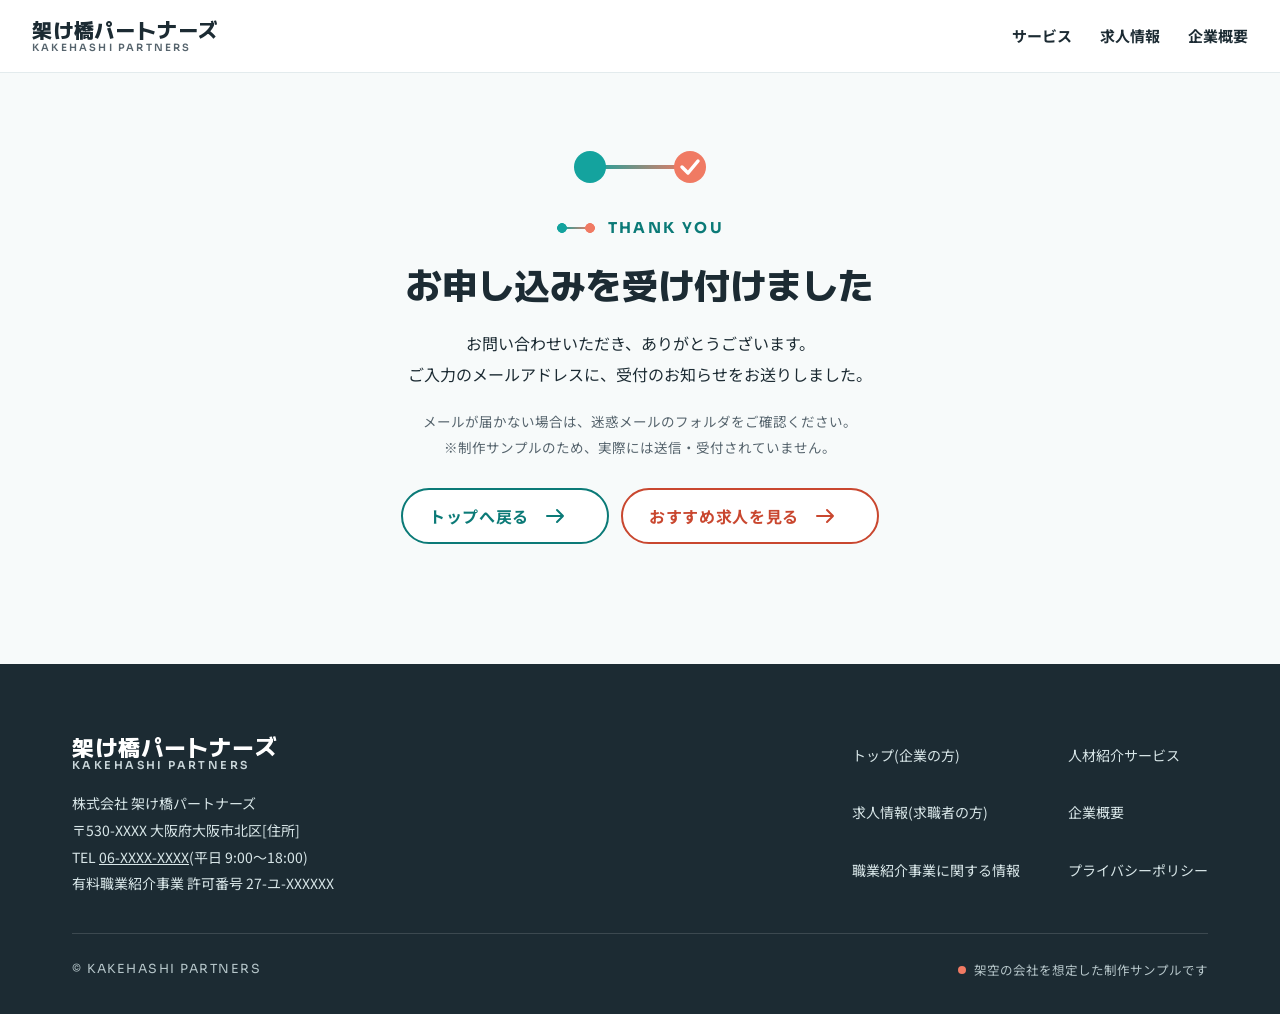
<file: thanks/index.html>
<!doctype html>
<html lang="ja" class="no-js">
<head>
<meta charset="utf-8">
<meta name="viewport" content="width=device-width, initial-scale=1">
<title>お申し込みを受け付けました|架け橋パートナーズ</title>
<meta name="robots" content="noindex, nofollow">
<meta name="theme-color" content="#0B7A77">
<link rel="icon" href="data:image/svg+xml,%3Csvg xmlns='http://www.w3.org/2000/svg' viewBox='0 0 32 32'%3E%3Cpath d='M8 16h16' stroke='%2314A39E' stroke-width='3'/%3E%3Ccircle cx='7' cy='16' r='6' fill='%2314A39E'/%3E%3Ccircle cx='25' cy='16' r='6' fill='%23F07A63'/%3E%3C/svg%3E">
<script>document.documentElement.className='js';setTimeout(function(){if(!window.__kh)document.documentElement.className='no-js'},4000);</script>
<link rel="preconnect" href="https://fonts.googleapis.com">
<link rel="preconnect" href="https://fonts.gstatic.com" crossorigin>
<link rel="stylesheet" href="https://fonts.googleapis.com/css2?family=M+PLUS+1:wght@700;800&family=Noto+Sans+JP:wght@400;700&family=Sora:wght@600;700&display=swap">
<link rel="stylesheet" href="../assets/css/style.css">
<script src="../assets/js/main.js" defer></script>
</head>
<body class="page-thanks">
<a class="skip-link" href="#main">本文へ移動</a>

<header class="site-header" data-header>
  <div class="site-header__inner">
    <a class="logo" href="../" aria-label="架け橋パートナーズ トップページ"><span class="logo__ja">架け橋パートナーズ</span><span class="logo__en">KAKEHASHI PARTNERS</span></a>
    <button class="nav-toggle" type="button" aria-expanded="false" aria-controls="global-nav" aria-label="メニューを開く" data-nav-toggle><span></span><span></span></button>
    <nav id="global-nav" class="global-nav" aria-label="メインメニュー">
      <ul class="global-nav__list">
        <li><a href="../service/">サービス</a></li>
        <li><a href="../jobs/">求人情報</a></li>
        <li><a href="../company/">企業概要</a></li>
      </ul>
    </nav>
  </div>
</header>

<main id="main" class="simple section--gray">
  <div class="container">
    <div class="simple__box thanks">
      <svg class="thanks__mark" viewBox="0 0 160 60" aria-hidden="true">
        <defs><linearGradient id="th-g" gradientUnits="userSpaceOnUse" x1="30" y1="30" x2="130" y2="30"><stop offset="0" stop-color="#14A39E"/><stop offset="1" stop-color="#F07A63"/></linearGradient></defs>
        <line x1="30" y1="30" x2="130" y2="30" stroke="url(#th-g)" stroke-width="4" stroke-linecap="round"/>
        <circle cx="30" cy="30" r="16" fill="#14A39E"/>
        <circle cx="130" cy="30" r="16" fill="#F07A63"/>
        <path d="M122 30l6 6 10-12" fill="none" stroke="#fff" stroke-width="3.5" stroke-linecap="round" stroke-linejoin="round"/>
      </svg>
      <p class="eyebrow">THANK YOU</p>
      <h1 class="thanks__title">お申し込みを受け付けました</h1>

      <p data-thanks="general">お問い合わせいただき、ありがとうございます。<br>ご入力のメールアドレスに、受付のお知らせをお送りしました。</p>

      <div data-thanks="company" hidden>
        <p>採用のご相談をいただき、ありがとうございます。<br>受付のお知らせを、ご入力のメールアドレスにお送りしました。</p>
      </div>
      <div class="thanks__steps" data-thanks="company" hidden>
        <h2>このあとの流れ</h2>
        <ol>
          <li>法人営業の担当から、<strong>1営業日以内</strong>にお電話またはメールでご連絡します。</li>
          <li>採用の状況や、お困りごとをお聞かせください(オンラインでも対応します)。</li>
          <li>採用課題の整理から、一緒に進め方を考えます。</li>
        </ol>
      </div>

      <div data-thanks="seeker" hidden>
        <p>無料の転職相談にお申し込みいただき、ありがとうございます。<br>受付のお知らせを、ご入力のメールアドレスにお送りしました。</p>
      </div>
      <div class="thanks__steps" data-thanks="seeker" hidden>
        <h2>面談までの流れ</h2>
        <ol>
          <li>キャリアアドバイザーから、<strong>2営業日以内</strong>にご希望の連絡方法でご連絡します。</li>
          <li>面談の日時と方法(オフィス・オンライン)を一緒に決めます。平日夜・土曜も対応しています。</li>
          <li>面談では、これまでの経験と、これからの希望をゆっくりお聞きします。</li>
        </ol>
      </div>

      <p class="note">メールが届かない場合は、迷惑メールのフォルダをご確認ください。<br>※制作サンプルのため、実際には送信・受付されていません。</p>
      <div class="thanks__actions">
        <a class="btn btn--company-outline" href="../">トップへ戻る<svg class="btn__tip" viewBox="0 0 36 14" fill="none" aria-hidden="true"><path d="M2 7h16M12 1l6 6-6 6" stroke="currentColor" stroke-width="2" stroke-linecap="round" stroke-linejoin="round"/><path class="tip-link" d="M18 7h9" stroke="currentColor" stroke-width="2" stroke-linecap="round"/><circle class="tip-dot" cx="31" cy="7" r="3.5" fill="currentColor"/></svg></a>
        <a class="btn btn--seeker-outline" href="../jobs/#jobs">おすすめ求人を見る<svg class="btn__tip" viewBox="0 0 36 14" fill="none" aria-hidden="true"><path d="M2 7h16M12 1l6 6-6 6" stroke="currentColor" stroke-width="2" stroke-linecap="round" stroke-linejoin="round"/><path class="tip-link" d="M18 7h9" stroke="currentColor" stroke-width="2" stroke-linecap="round"/><circle class="tip-dot" cx="31" cy="7" r="3.5" fill="currentColor"/></svg></a>
      </div>
    </div>
  </div>
</main>

<footer class="site-footer">
  <div class="container site-footer__inner">
    <div class="site-footer__top">
      <div>
        <a class="logo" href="../"><span class="logo__ja">架け橋パートナーズ</span><span class="logo__en">KAKEHASHI PARTNERS</span></a>
        <address class="site-footer__info">株式会社 架け橋パートナーズ<br>〒530-XXXX 大阪府大阪市北区[住所]<br>TEL <a href="tel:06XXXXXXXX" data-tel="company">06-XXXX-XXXX</a>(平日 9:00〜18:00)<br>有料職業紹介事業 許可番号 27-ユ-XXXXXX</address>
      </div>
      <nav class="footer-nav" aria-label="フッターメニュー">
        <a href="../">トップ(企業の方)</a>
        <a href="../service/">人材紹介サービス</a>
        <a href="../jobs/">求人情報(求職者の方)</a>
        <a href="../company/">企業概要</a>
        <a href="../company/#law">職業紹介事業に関する情報</a>
        <a href="../privacy/">プライバシーポリシー</a>
      </nav>
    </div>
    <div class="site-footer__bottom">
      <span class="site-footer__copy">© KAKEHASHI PARTNERS</span>
      <span class="sample-badge">架空の会社を想定した制作サンプルです</span>
    </div>
  </div>
</footer>
</body>
</html>
</file>
<file: assets/css/style.css>
@charset "UTF-8";
/* =========================================================
   架け橋パートナーズ コーポレートサイト(制作サンプル)
   テーマ:「点と点が、線になる」
   ========================================================= */

/* ---------- Tokens ---------- */
:root {
  /* color */
  --teal: #14A39E;
  --teal-deep: #0B7A77;
  --teal-deeper: #086260;
  --teal-tint: #E8F6F5;
  --teal-tint-2: #D2EEEC;
  --coral: #F07A63;
  --coral-deep: #C9472F;
  --coral-text: #B23B26; /* 薄コーラル上の小さな文字用(4.5:1以上) */
  --coral-tint: #FFF0EC;
  --coral-tint-2: #FFE2DA;
  --ink: #1C2B33;
  --ink-body: #3A4A52;
  --ink-sub: #56646D;
  --base: #FFFFFF;
  --gray-bg: #F7FAFA;
  --line: #E3EBED;
  --field: #C9D6DA;
  --yellow: #F6C744;
  --grad-link: linear-gradient(90deg, var(--teal), var(--coral));

  /* type */
  --font-head: "M PLUS 1", "Hiragino Sans", "Hiragino Kaku Gothic ProN", sans-serif;
  --font-en: "Sora", "M PLUS 1", sans-serif;
  --font-body: "Noto Sans JP", "Hiragino Sans", "Hiragino Kaku Gothic ProN", "Yu Gothic", sans-serif;

  /* motion */
  --motion-fast: 200ms;
  --motion-base: 700ms;
  --motion-draw: 1200ms;
  --motion-hero: 3000ms;
  --ease-out: cubic-bezier(0.16, 1, 0.3, 1);
  --ease-snap: cubic-bezier(0.34, 1.4, 0.64, 1);

  /* layout */
  --header-h: 72px;
  --gutter: 32px;
  --radius: 16px;
  --radius-lg: 24px;
}

/* ---------- Reset / Base ---------- */
*, *::before, *::after { box-sizing: border-box; }
html { -webkit-text-size-adjust: 100%; scroll-padding-top: calc(var(--header-h) + 16px); }
@media (prefers-reduced-motion: no-preference) { html { scroll-behavior: smooth; } }
body {
  margin: 0;
  font-family: var(--font-body);
  font-size: 16px;
  line-height: 1.9;
  color: var(--ink);
  background: var(--base);
  font-feature-settings: "palt" 0;
  overflow-x: clip;
}
img, svg { max-width: 100%; }
img { display: block; height: auto; }
h1, h2, h3, h4, p, ul, ol, dl, dd, figure, blockquote { margin: 0; }
ul[class], ol[class] { padding: 0; list-style: none; }
a { color: var(--teal-deep); }
a:hover { color: var(--teal-deeper); }
button, input, select, textarea { font: inherit; color: inherit; }
:focus-visible { outline: 3px solid var(--teal); outline-offset: 3px; border-radius: 4px; }
.page-jobs :focus-visible { outline-color: var(--coral-deep); }
.visually-hidden {
  position: absolute !important; width: 1px; height: 1px; padding: 0; margin: -1px;
  overflow: hidden; clip: rect(0 0 0 0); white-space: nowrap; border: 0;
}
.skip-link {
  position: absolute; left: 16px; top: -100px; z-index: 100;
  padding: 10px 18px; border-radius: 999px; background: var(--ink); color: #fff; font-weight: 700; text-decoration: none;
}
.skip-link:focus { top: 12px; color: #fff; }
.en { font-family: var(--font-en); }

/* ---------- Layout ---------- */
.container { width: 100%; max-width: 1200px; margin-inline: auto; padding-inline: var(--gutter); }
.container--md { max-width: 1100px; }
.container--sm { max-width: 1000px; }
.container--xs { max-width: 860px; }
.section { position: relative; padding-block: 120px; }
.section--white { background: var(--base); }
.section--gray { background: var(--gray-bg); }
.section--teal { background: var(--teal-tint); }
.section--coral { background: var(--coral-tint); }
.section--deep { background: var(--teal-deep); color: #fff; }
.stack { display: flex; flex-direction: column; }
.grid-auto { display: grid; gap: 24px; grid-template-columns: repeat(auto-fit, minmax(min(100%, var(--min, 320px)), 1fr)); }

/* ---------- Section head ---------- */
.sec-head { display: flex; flex-direction: column; align-items: flex-start; gap: 12px; margin-bottom: 56px; }
.sec-head--center { align-items: center; text-align: center; }
.eyebrow {
  display: inline-flex; align-items: center; gap: 12px;
  font-family: var(--font-en); font-size: 15px; font-weight: 700; letter-spacing: 0.16em; line-height: 1.4;
  color: var(--teal-deep);
}
.eyebrow::before {
  content: ""; flex: none; width: 40px; height: 12px;
  background:
    radial-gradient(circle at 6px 6px, var(--teal) 4.6px, transparent 5.2px),
    radial-gradient(circle at 34px 6px, var(--coral) 4.6px, transparent 5.2px),
    linear-gradient(90deg, var(--teal), var(--coral)) center / 28px 2px no-repeat;
}
.eyebrow--coral { color: var(--coral-deep); }
.eyebrow--white { color: #fff; }
.sec-title {
  font-family: var(--font-head); font-size: clamp(28px, 3.2vw, 40px); font-weight: 800;
  line-height: 1.4; letter-spacing: 0.02em; color: var(--ink);
}
.section--deep .sec-title { color: #fff; }
.sec-lead { font-size: 16px; color: var(--ink-sub); }
.note { font-size: 13.5px; color: var(--ink-sub); }

/* ---------- Buttons ---------- */
.btn {
  --btn-bg: var(--teal-deep); --btn-fg: #fff; --btn-bd: var(--btn-bg);
  position: relative; display: inline-flex; align-items: center; justify-content: space-between; gap: 16px;
  min-height: 56px; padding: 0 26px; border-radius: 999px; border: 2px solid var(--btn-bd);
  background: var(--btn-bg); color: var(--btn-fg);
  font-size: 16px; font-weight: 700; letter-spacing: 0.04em; line-height: 1.4; text-decoration: none; cursor: pointer;
  transition: transform var(--motion-fast) var(--ease-snap), background-color var(--motion-fast) ease, color var(--motion-fast) ease;
}
.btn:hover { color: var(--btn-fg); }
.btn:active { transform: scale(0.97); }
.btn--sm { min-height: 44px; padding: 0 18px; font-size: 14px; gap: 12px; }
.btn--lg { min-height: 64px; padding: 0 32px; font-size: 17px; }
.btn--block { display: flex; width: 100%; }
.btn--company { --btn-bg: var(--teal-deep); }
.btn--company:hover { --btn-bg: var(--teal-deeper); }
.btn--seeker { --btn-bg: var(--coral-deep); }
.btn--seeker:hover { --btn-bg: #B03A24; }
.btn--company-outline { --btn-bg: #fff; --btn-fg: var(--teal-deep); --btn-bd: var(--teal-deep); }
.btn--company-outline:hover { --btn-bg: var(--teal-tint); }
.btn--seeker-outline { --btn-bg: #fff; --btn-fg: var(--coral-deep); --btn-bd: var(--coral-deep); }
.btn--seeker-outline:hover { --btn-bg: var(--coral-tint); }
.btn--white-company { --btn-bg: #fff; --btn-fg: var(--teal-deep); --btn-bd: #fff; }
.btn--white-seeker { --btn-bg: #fff; --btn-fg: var(--coral-deep); --btn-bd: #fff; }
.btn[disabled], .btn[aria-disabled="true"] { opacity: 0.6; cursor: progress; }

/* 矢印の先に点が現れ、線でつながる */
.btn__tip { flex: none; width: 36px; height: 14px; overflow: visible; }
.btn__tip .tip-link { stroke-dasharray: 9; stroke-dashoffset: 9; transition: stroke-dashoffset 260ms var(--ease-out) 60ms; }
.btn__tip .tip-dot {
  opacity: 0; transform: scale(0); transform-box: fill-box; transform-origin: center;
  transition: opacity var(--motion-fast) ease, transform 300ms var(--ease-snap);
}
@media (hover: hover) {
  .btn:hover .tip-dot, .btn:focus-visible .tip-dot { opacity: 1; transform: scale(1); }
  .btn:hover .tip-link, .btn:focus-visible .tip-link { stroke-dashoffset: 0; }
}

.text-link {
  display: inline-flex; align-items: center; gap: 8px; min-height: 44px;
  font-size: 15px; font-weight: 700; color: var(--coral-deep);
}
.text-link:hover { color: var(--coral-text); }
.text-link--company { color: var(--teal-deep); }

/* ---------- Tags ---------- */
.tag { display: inline-block; padding: 2px 12px; border-radius: 999px; font-size: 13px; font-weight: 700; line-height: 1.7; }
.tag--teal { background: var(--teal-tint); color: var(--teal-deep); }
.tag--coral { background: var(--coral-tint); color: var(--coral-text); }
.tags { display: flex; flex-wrap: wrap; gap: 6px 8px; }

/* ---------- Header ---------- */
.site-header {
  position: sticky; top: 0; z-index: 50;
  background: rgba(255, 255, 255, 0.95);
  -webkit-backdrop-filter: saturate(1.4) blur(10px); backdrop-filter: saturate(1.4) blur(10px);
  border-bottom: 1px solid var(--line);
}
.site-header__inner {
  max-width: 1280px; margin-inline: auto; padding: 10px var(--gutter); min-height: var(--header-h);
  display: flex; align-items: center; justify-content: space-between; gap: 8px 32px;
}
.logo { display: inline-flex; flex-direction: column; justify-content: center; min-height: 48px; line-height: 1.2; text-decoration: none; }
.logo__ja { font-family: var(--font-head); font-size: 20px; font-weight: 800; letter-spacing: 0.04em; color: var(--ink); }
.logo__en { font-family: var(--font-en); font-size: 10px; font-weight: 600; letter-spacing: 0.22em; color: var(--ink-sub); }
.global-nav { display: flex; align-items: center; gap: 6px 28px; }
.global-nav__list { display: flex; align-items: center; gap: 28px; }
.global-nav__list a {
  position: relative; display: flex; align-items: center; min-height: 44px;
  font-size: 15px; font-weight: 700; color: var(--ink); text-decoration: none;
}
.global-nav__list a::after {
  content: ""; position: absolute; left: 0; right: 0; bottom: 6px; height: 2px; border-radius: 2px;
  background: var(--grad-link); transform: scaleX(0); transform-origin: left;
  transition: transform 400ms var(--ease-out);
}
.global-nav__list a:hover::after, .global-nav__list a[aria-current="page"]::after { transform: scaleX(1); }
.global-nav__cta { display: flex; gap: 8px; }
.nav-toggle { display: none; }

@media (max-width: 1023px) {
  :root { --header-h: 64px; }
  /* backdrop-filter は fixed の子要素の基準になってしまうため、スマホでは使わない */
  .site-header { -webkit-backdrop-filter: none; backdrop-filter: none; background: #fff; }
  .site-header__inner { padding: 0 4px 0 18px; }
  .logo__ja { font-size: 17px; }
  .logo__en { font-size: 8px; }
  .nav-toggle {
    position: relative; z-index: 2; display: flex; flex-direction: column; justify-content: center; align-items: center; gap: 7px;
    width: 48px; height: 48px; padding: 0; border: 0; background: transparent; cursor: pointer;
  }
  .nav-toggle span { display: block; width: 22px; height: 2px; border-radius: 2px; background: var(--ink); transition: transform 300ms var(--ease-out); }
  .nav-toggle[aria-expanded="true"] span:first-child { transform: translateY(4.5px) rotate(45deg); }
  .nav-toggle[aria-expanded="true"] span:last-child { transform: translateY(-4.5px) rotate(-45deg); }
  .global-nav {
    position: fixed; inset: var(--header-h) 0 0 0; z-index: 1;
    flex-direction: column; align-items: stretch; gap: 24px; padding: 24px 22px 40px;
    background: #fff; overflow-y: auto;
    visibility: hidden; opacity: 0; transform: translateY(-8px);
    transition: opacity 300ms var(--ease-out), transform 300ms var(--ease-out), visibility 0s linear 300ms;
  }
  .global-nav::before {
    content: ""; position: absolute; right: -60px; bottom: -60px; width: 260px; height: 260px; border-radius: 50%;
    background: radial-gradient(circle, var(--teal-tint) 0 60%, transparent 61%); pointer-events: none;
  }
  .is-nav-open .global-nav { visibility: visible; opacity: 1; transform: none; transition-delay: 0s; }
  .global-nav__list { flex-direction: column; align-items: stretch; gap: 0; }
  .global-nav__list a { min-height: 60px; font-family: var(--font-head); font-size: 18px; font-weight: 800; border-bottom: 1px solid var(--line); }
  .global-nav__list a::after { display: none; }
  .global-nav__cta { flex-direction: column; gap: 12px; }
  .global-nav__cta .btn { min-height: 56px; font-size: 16px; padding: 0 26px; }
  .no-js .nav-toggle { display: none; }
  .no-js .global-nav { position: static; visibility: visible; opacity: 1; transform: none; padding: 0 0 12px; }
  .no-js .site-header__inner { flex-wrap: wrap; }
}
body.is-locked { overflow: hidden; }

/* ---------- Page header (lower pages) ---------- */
.breadcrumb { font-size: 13px; color: var(--ink-sub); }
.breadcrumb ol { display: flex; flex-wrap: wrap; gap: 4px 6px; margin: 0; padding: 0; list-style: none; }
.breadcrumb li:not(:last-child)::after { content: "/"; margin-left: 6px; }
.breadcrumb a { color: var(--ink-sub); }

.page-hero { position: relative; overflow: hidden; }
.page-hero__inner { position: relative; padding-block: 48px 112px; display: flex; flex-direction: column; gap: 18px; align-items: flex-start; }
.page-hero__title { font-family: var(--font-head); font-size: clamp(36px, 4.4vw, 48px); font-weight: 800; line-height: 1.3; }
.page-hero__lead { max-width: 460px; font-size: 17px; color: var(--ink-body); }
.page-hero__media { position: absolute; inset: 0 0 0 auto; width: 64%; }
.page-hero__media img { width: 100%; height: 100%; object-fit: cover; object-position: 80% 50%; }
.page-hero__fade { position: absolute; inset: 0; background: linear-gradient(90deg, var(--fade, #fff) 38%, color-mix(in srgb, var(--fade, #fff) 60%, transparent) 52%, transparent 66%); }
.page-hero--split .page-hero__inner { display: grid; grid-template-columns: repeat(auto-fit, minmax(min(100%, 420px), 1fr)); gap: 40px 64px; align-items: center; padding-block: 48px 80px; }
.page-hero--split .page-hero__text { display: flex; flex-direction: column; gap: 18px; align-items: flex-start; }
.page-hero--split .page-hero__pic { border-radius: var(--radius-lg); overflow: hidden; aspect-ratio: 16 / 9; }
.page-hero--split .page-hero__pic img { width: 100%; height: 100%; object-fit: cover; }

@media (max-width: 760px) {
  .page-hero__media { position: relative; width: 100%; height: 240px; }
  .page-hero__fade { background: linear-gradient(0deg, var(--fade, #fff) 0%, transparent 45%); height: 240px; bottom: auto; }
  .page-hero__inner { padding-block: 0 72px; margin-top: -8px; }
  .page-hero .breadcrumb-wrap { position: absolute; top: 12px; left: 22px; z-index: 2; background: rgba(255,255,255,.88); padding: 2px 12px; border-radius: 999px; }
}

/* ---------- Top hero ---------- */
.hero { position: relative; overflow: hidden; background: #fff; min-height: min(760px, calc(100svh - var(--header-h))); display: flex; align-items: center; }
.hero__visual { position: absolute; inset: 0 0 0 auto; width: 64%; }
.hero__still { width: 100%; height: 100%; object-fit: cover; object-position: 70% 50%; transition: opacity 1.2s var(--ease-out); }
.hero__canvas { position: absolute; inset: 0; width: 100%; height: 100%; opacity: 0; transition: opacity 0.8s ease; }
.hero.is-3d .hero__still { opacity: 0.12; }
.hero.is-3d .hero__canvas { opacity: 1; }
.hero__fade { position: absolute; inset: 0; background: linear-gradient(90deg, #fff 34%, rgba(255,255,255,.75) 50%, rgba(255,255,255,0) 68%); pointer-events: none; }
.hero__inner { position: relative; width: 100%; padding-block: 112px 120px; display: flex; flex-direction: column; gap: 26px; align-items: flex-start; pointer-events: none; }
.hero__inner a, .hero__inner button { pointer-events: auto; }
.hero__eyebrow { font-size: 14px; letter-spacing: 0.2em; }
.hero__catch { font-family: var(--font-head); font-size: clamp(38px, 5.2vw, 68px); font-weight: 800; line-height: 1.3; letter-spacing: 0.01em; }
.hero__catch span { display: block; }
.hero__catch em { font-style: normal; color: var(--teal-deep); }
.hero__catch em.is-coral { color: var(--coral-deep); }
.jobs-hero { gap: 20px; padding-block: 48px 120px; }
.jobs-hero__catch { font-size: clamp(34px, 4.4vw, 56px); line-height: 1.35; }
.hero__lead { max-width: 520px; font-size: 17px; line-height: 2; color: var(--ink-body); }
.hero__h1 { font-size: 15px; font-weight: 700; line-height: 1.6; }
.hero__actions { display: flex; flex-wrap: wrap; align-items: center; gap: 12px 24px; }

@media (max-width: 760px) {
  .hero { display: block; min-height: 0; }
  .hero__visual { position: relative; width: 100%; height: 330px; }
  .hero__fade { background: linear-gradient(0deg, #fff 0%, rgba(255,255,255,0) 40%); }
  .hero__inner { padding-block: 0 64px; margin-top: -20px; gap: 16px; }
  .hero__catch { font-size: 38px; }
  .hero__lead { font-size: 15px; }
  .hero__actions { flex-direction: column; align-items: stretch; width: 100%; gap: 6px; }
  .hero__actions .btn { justify-content: space-between; }
  .hero__actions .text-link { align-self: center; }
}

/* 出現演出(キャッチ) */
/* JSの読み込みを待たずにCSSだけで出す(3Dの線がつながり始めた頃に現れる) */
.js .hero-in { animation: up var(--motion-base) var(--ease-out) both; animation-delay: var(--d, 0s); }

/* ---------- Scroll flow line ---------- */
.flow { position: absolute; left: 40px; top: 0; bottom: 0; width: 2px; pointer-events: none; z-index: 2; }
.flow__track { position: absolute; inset: 0; background: var(--line); opacity: 0.5; }
.flow__line { position: absolute; inset: 0; background: linear-gradient(180deg, var(--teal), var(--coral)); transform-origin: top; transform: scaleY(var(--p, 0)); }
.flow-dot {
  position: absolute; left: 33px; top: 128px; z-index: 3; width: 16px; height: 16px; border-radius: 50%;
  background: #fff; border: 4px solid var(--line); pointer-events: none;
  transition: border-color 300ms ease, transform 500ms var(--ease-snap), box-shadow 500ms ease;
}
.flow-dot.is-lit { border-color: var(--teal); transform: scale(1.25); box-shadow: 0 0 0 6px rgba(20, 163, 158, 0.18); }
.section--deep .flow-dot.is-lit { border-color: #fff; box-shadow: 0 0 0 6px rgba(255,255,255,.25); }
.page-jobs .flow-dot.is-lit { border-color: var(--coral); box-shadow: 0 0 0 6px rgba(240, 122, 99, 0.2); }
@media (max-width: 760px) { .flow, .flow-dot { display: none; } }
@media (min-width: 761px) and (max-width: 1279px) {
  .has-flow .section > .container { padding-left: 80px; }
}

/* ---------- Reveal ---------- */
.js .reveal { opacity: 0; transform: translateY(24px); transition: opacity var(--motion-base) var(--ease-out), transform var(--motion-base) var(--ease-out); transition-delay: calc(var(--i, 0) * 90ms); }
.js .reveal.is-in, .js .is-in > .reveal, .js .is-in .reveal { opacity: 1; transform: none; }

/* ---------- Top: Problem ---------- */
.split { display: grid; grid-template-columns: repeat(auto-fit, minmax(min(100%, 440px), 1fr)); gap: 48px 64px; align-items: center; }
.split .sec-head { margin-bottom: 28px; }
.worry-list { display: flex; flex-direction: column; gap: 12px; }
.worry-list li {
  display: flex; align-items: center; gap: 14px; padding: 18px 22px;
  background: #fff; border: 1.5px solid var(--line); border-radius: var(--radius);
  font-size: 17px; font-weight: 700; line-height: 1.6;
}
.worry-list li::before { content: ""; flex: none; width: 12px; height: 12px; border-radius: 50%; background: var(--coral); }
.rounded-img { width: 100%; border-radius: var(--radius-lg); object-fit: cover; }

/* ---------- Cards ---------- */
.card { display: flex; flex-direction: column; gap: 16px; padding: 24px 24px 32px; background: #fff; border: 1.5px solid var(--line); border-radius: 20px; transition: transform 300ms var(--ease-out); }
@media (hover: hover) { .card--hover:hover { transform: translateY(-4px); } }
.card__img { width: 100%; aspect-ratio: 4 / 3; object-fit: cover; border-radius: 14px; }
.card__num { font-family: var(--font-en); font-size: 40px; font-weight: 700; line-height: 1; color: var(--teal); }
.card__title { font-family: var(--font-head); font-size: 22px; font-weight: 800; line-height: 1.5; }
.card__text { font-size: 15.5px; color: var(--ink-body); }

.reason { display: flex; flex-direction: column; align-items: center; gap: 14px; text-align: center; padding: 8px 12px; }
.reason__img { width: 160px; height: 160px; border-radius: 50%; object-fit: cover; }
.reason__title { font-family: var(--font-head); font-size: 21px; font-weight: 800; line-height: 1.5; }
.reason__text { font-size: 15.5px; color: var(--ink-body); }

/* ---------- Numbers ---------- */
.numbers { display: grid; grid-template-columns: repeat(auto-fit, minmax(200px, 1fr)); gap: 32px; }
.number { display: flex; flex-direction: column; align-items: center; gap: 4px; text-align: center; }
.number__label { font-size: 15px; font-weight: 700; }
.number__value { font-family: var(--font-en); font-size: clamp(44px, 5vw, 60px); font-weight: 700; line-height: 1.1; font-variant-numeric: tabular-nums; }
.number__unit { font-family: var(--font-head); font-size: 18px; margin-left: 4px; }
.numbers-note { margin-top: 40px; text-align: center; font-size: 13.5px; }

/* ---------- Flow steps (diagram) ---------- */
.steps { position: relative; }
.steps__line { position: absolute; left: 6%; right: 6%; top: 27px; height: 2px; background: linear-gradient(90deg, var(--teal), var(--coral)); transform-origin: left; }
.steps--seeker .steps__line { background: linear-gradient(90deg, var(--coral), var(--teal)); }
.steps ol { position: relative; display: flex; flex-wrap: wrap; gap: 24px 8px; }
.steps li { flex: 1 1 140px; display: flex; flex-direction: column; align-items: center; gap: 12px; text-align: center; }
.steps__dot {
  position: relative; z-index: 1; width: 56px; height: 56px; border-radius: 50%;
  display: flex; align-items: center; justify-content: center;
  font-family: var(--font-en); font-size: 18px; font-weight: 700; color: #fff; background: var(--teal-deep);
}
.steps__dot--coral { background: var(--coral-deep); }
.steps li > div { display: flex; flex-direction: column; align-items: inherit; gap: 2px; }
.steps__label { font-family: var(--font-head); font-size: 16px; font-weight: 800; line-height: 1.5; }
.steps__desc { font-size: 13.5px; color: var(--ink-sub); line-height: 1.7; }
.js .steps .steps__line { transform: scaleX(0); }
.js .steps .steps__dot { opacity: 0; transform: scale(0.3); }
.js .steps.is-in .steps__line { animation: grow-x var(--motion-draw) var(--ease-out) both; }
.js .steps.is-in .steps__dot { animation: pop var(--motion-base) var(--ease-snap) both; animation-delay: calc(var(--i, 0) * 150ms + 150ms); }
@media (max-width: 760px) {
  .steps__line { left: 27px; right: auto; top: 28px; bottom: 28px; width: 2px; height: auto; background: linear-gradient(180deg, var(--teal), var(--coral)); transform-origin: top; }
  .steps--seeker .steps__line { background: linear-gradient(180deg, var(--coral), var(--teal)); }
  .js .steps .steps__line { transform: scaleY(0); }
  .js .steps.is-in .steps__line { animation-name: grow-y; }
  .steps ol { flex-direction: column; gap: 20px; }
  .steps li { flex: none; flex-direction: row; text-align: left; gap: 16px; }
  .steps li > div { align-items: flex-start; }
  .steps__dot { flex: none; }
}

/* ---------- Case ---------- */
.case { padding: 0; overflow: hidden; gap: 0; }
.case__img { width: 100%; aspect-ratio: 4 / 3; object-fit: cover; }
.case__body { display: flex; flex-direction: column; gap: 4px; padding: 24px 24px 28px; }
.case__body .tags { margin-bottom: 8px; }
.case__title { font-family: var(--font-head); font-size: 19px; font-weight: 800; line-height: 1.5; margin-bottom: 8px; }
.case dt { font-size: 14px; font-weight: 700; color: var(--ink-sub); margin-top: 6px; }
.case dd { font-size: 15.5px; line-height: 1.8; }
.case dd.is-result { font-weight: 700; }

/* ---------- Switch band ---------- */
.switch-band { background: var(--coral-tint); }
.switch-band__inner { display: flex; flex-wrap: wrap; align-items: center; gap: 24px 48px; padding-block: 48px; }
.switch-band__img { flex: 1 1 320px; min-width: 0; width: 100%; aspect-ratio: 16 / 8; border-radius: var(--radius); object-fit: cover; object-position: 50% 40%; }
.switch-band__body { flex: 1 1 360px; display: flex; flex-direction: column; gap: 14px; align-items: flex-start; }
.switch-band__en { font-family: var(--font-en); font-size: 14px; font-weight: 700; letter-spacing: 0.16em; color: var(--coral-text); }
.switch-band__title { font-family: var(--font-head); font-size: 26px; font-weight: 800; line-height: 1.5; }
.switch-band--company { background: var(--teal-tint); }
.switch-band--company .switch-band__inner { justify-content: space-between; padding-block: 36px; }
.switch-band--company .switch-band__title { font-size: 20px; }

/* ---------- Contact / Forms ---------- */
.contact { display: flex; flex-wrap: wrap; gap: 48px 64px; align-items: flex-start; }
.contact__aside { flex: 1 1 320px; display: flex; flex-direction: column; gap: 24px; }
.contact__aside .sec-head { margin-bottom: 0; }
.contact__form { flex: 2 1 520px; }
.tel-box { display: flex; flex-direction: column; gap: 2px; padding: 24px; background: #fff; border-radius: var(--radius); }
.tel-box__label, .tel-box__time { font-size: 14px; color: var(--ink-sub); }
.tel-box__num { display: inline-flex; align-items: center; min-height: 44px; font-family: var(--font-en); font-size: 26px; font-weight: 700; text-decoration: none; color: var(--teal-deep); }
.tel-box--seeker .tel-box__num { color: var(--coral-deep); }

.form { display: flex; flex-direction: column; gap: 20px; padding: 40px; background: #fff; border-radius: var(--radius-lg); }
.form--seeker { background: var(--coral-tint); border-radius: 28px; }
.form__grid { display: grid; grid-template-columns: repeat(auto-fit, minmax(min(100%, 220px), 1fr)); gap: 20px; }
.field { display: flex; flex-direction: column; gap: 8px; min-width: 0; }
.field__label { display: flex; align-items: center; flex-wrap: wrap; gap: 6px 10px; font-size: 15px; font-weight: 700; line-height: 1.5; }
.badge { padding: 2px 8px; border-radius: 999px; font-size: 12px; font-weight: 700; line-height: 1.6; }
.badge--req { color: #fff; background: var(--coral-text); }
.badge--opt { color: var(--ink-sub); background: #EEF2F3; }
.input, .select, .textarea {
  width: 100%; min-height: 52px; padding: 0 16px; border: 1.5px solid var(--field); border-radius: 12px;
  font-size: 16px; color: var(--ink); background: #fff; transition: border-color var(--motion-fast) ease, box-shadow var(--motion-fast) ease;
}
.textarea { padding: 14px 16px; min-height: 140px; resize: vertical; line-height: 1.8; }
.select {
  appearance: none; -webkit-appearance: none; padding-right: 44px; cursor: pointer;
  background: #fff url("data:image/svg+xml,%3Csvg xmlns='http://www.w3.org/2000/svg' width='12' height='8' viewBox='0 0 12 8'%3E%3Cpath d='M1 1l5 5 5-5' fill='none' stroke='%2356646D' stroke-width='2' stroke-linecap='round' stroke-linejoin='round'/%3E%3C/svg%3E") no-repeat right 18px center;
}
.input::placeholder, .textarea::placeholder { color: #7A878E; }
.input:focus, .select:focus, .textarea:focus { outline: none; border-color: var(--teal-deep); box-shadow: 0 0 0 4px rgba(20, 163, 158, 0.18); }
.form--seeker .input:focus, .form--seeker .select:focus, .form--seeker .textarea:focus { border-color: var(--coral-deep); box-shadow: 0 0 0 4px rgba(240, 122, 99, 0.22); }
.field.is-invalid .input, .field.is-invalid .select, .field.is-invalid .textarea { border-color: var(--coral-text); background: #FFF8F6; }
.field__error { display: none; align-items: center; gap: 6px; font-size: 14px; font-weight: 700; color: var(--coral-text); line-height: 1.5; }
.field__error::before { content: "!"; flex: none; display: inline-grid; place-items: center; width: 18px; height: 18px; border-radius: 50%; background: var(--coral-text); color: #fff; font-size: 12px; font-family: var(--font-en); }
.field.is-invalid .field__error { display: flex; }
.field__hint { font-size: 13px; color: var(--ink-sub); line-height: 1.6; }
.field.is-filled-by-job .input { animation: flash-field 1.2s var(--ease-out); }
.file-drop {
  position: relative; display: flex; flex-direction: column; gap: 6px; padding: 16px; border: 1.5px dashed var(--field); border-radius: 12px; background: #fff;
}
.file-drop input[type="file"] { font-size: 14px; min-height: 44px; max-width: 100%; }
.file-list { display: flex; flex-direction: column; gap: 4px; font-size: 14px; }
.file-list li { display: flex; justify-content: space-between; gap: 12px; }
.file-list span:last-child { color: var(--ink-sub); white-space: nowrap; }
.check { display: flex; align-items: center; flex-wrap: wrap; gap: 8px 12px; min-height: 48px; font-size: 15px; cursor: pointer; }
.check input { width: 22px; height: 22px; margin: 0; accent-color: var(--teal-deep); flex: none; }
.form--seeker .check input { accent-color: var(--coral-deep); }
.form__consent { font-size: 13.5px; color: var(--ink-body); padding: 14px 16px; background: rgba(255,255,255,.7); border-radius: 12px; }
.form__submit { display: flex; flex-direction: column; align-items: center; gap: 10px; margin-top: 4px; }
.form__note { text-align: center; font-size: 13.5px; color: var(--ink-sub); }
.form__summary { display: none; padding: 14px 18px; border-radius: 12px; background: #FFF4F1; border: 1.5px solid var(--coral-text); color: var(--coral-text); font-weight: 700; font-size: 15px; }
.form__summary.is-shown { display: block; }
.hp-field { position: absolute !important; left: -9999px !important; width: 1px; height: 1px; overflow: hidden; }

@media (max-width: 760px) {
  .form { padding: 28px 20px; }
  .form__submit .btn { width: 100%; }
}

/* ---------- Service page ---------- */
.compare { display: grid; grid-template-columns: repeat(auto-fit, minmax(min(100%, 420px), 1fr)); gap: 24px; }
.compare figure { display: flex; flex-direction: column; gap: 12px; padding: 28px; border-radius: 20px; background: var(--gray-bg); }
.compare figure.is-ours { background: var(--teal-tint); }
.compare figcaption { font-family: var(--font-head); font-size: 20px; font-weight: 800; color: var(--ink-sub); }
.compare .is-ours figcaption { color: var(--teal-deep); }
.compare svg { width: 100%; height: auto; display: block; }
.compare__text { font-size: 15px; color: var(--ink-body); }
.diagram text { font-family: var(--font-body); }
.js .diagram .d-draw { stroke-dasharray: var(--len, 200); stroke-dashoffset: var(--len, 200); }
.js .diagram .d-pop { opacity: 0; transform: scale(0.3); transform-box: fill-box; transform-origin: center; }
.js .diagram.is-in .d-draw { animation: draw var(--motion-draw) var(--ease-out) both; animation-delay: var(--d, 0s); }
.js .diagram.is-in .d-pop { animation: pop var(--motion-base) var(--ease-snap) both; animation-delay: var(--d, 0s); }
.js .diagram.is-in .d-glow { animation: glow 1.6s ease-out both; animation-delay: var(--d, 0s); }

.support { display: flex; flex-direction: column; gap: 96px; }
.support__item { display: flex; flex-wrap: wrap; align-items: center; gap: 40px 72px; }
.support__item:nth-child(even) { flex-direction: row-reverse; }
.support__img { flex: 1 1 420px; aspect-ratio: 4 / 3; border-radius: var(--radius-lg); object-fit: cover; width: 100%; min-width: 0; }
.support__body { flex: 1 1 380px; display: flex; flex-direction: column; gap: 16px; }
.support__num { font-family: var(--font-en); font-size: 56px; font-weight: 700; line-height: 1; color: var(--teal); }
.support__title { font-family: var(--font-head); font-size: clamp(24px, 2.6vw, 30px); font-weight: 800; line-height: 1.4; }
.support__lead { font-size: 17px; font-weight: 700; }
.dot-list { display: flex; flex-direction: column; gap: 10px; }
.dot-list li { display: flex; gap: 12px; font-size: 16px; line-height: 1.8; }
.dot-list li::before { content: ""; flex: none; margin-top: 10px; width: 10px; height: 10px; border-radius: 50%; background: var(--teal); }
.dot-list--coral li::before { background: var(--coral); }

.jobtype { display: flex; flex-direction: column; align-items: center; gap: 12px; text-align: center; padding: 24px 16px; background: #fff; border-radius: 20px; }
.jobtype img { width: 128px; height: 128px; border-radius: 50%; object-fit: cover; }
.jobtype h3 { font-family: var(--font-head); font-size: 20px; font-weight: 800; line-height: 1.5; }
.jobtype p { font-size: 14.5px; color: var(--ink-sub); line-height: 1.7; }

.fee { display: flex; flex-direction: column; gap: 10px; padding: 32px; border-radius: 20px; background: var(--gray-bg); }
.fee--main { background: var(--teal-tint); }
.fee__en { font-family: var(--font-en); font-size: 14px; font-weight: 700; letter-spacing: 0.14em; color: var(--ink-sub); }
.fee--main .fee__en { color: var(--teal-deep); }
.fee__title { font-family: var(--font-head); font-size: 24px; font-weight: 800; line-height: 1.5; }
.fee p { font-size: 15.5px; }

/* ---------- FAQ ---------- */
.faq { display: flex; flex-direction: column; gap: 12px; }
.faq details { background: #fff; border: 1.5px solid var(--line); border-radius: var(--radius); padding: 0 24px; }
.page-jobs .faq details { border-color: transparent; border-radius: 20px; }
.faq summary {
  position: relative; display: flex; align-items: center; gap: 14px; min-height: 64px; padding: 12px 36px 12px 0; cursor: pointer; list-style: none;
  font-family: var(--font-head); font-size: 17px; font-weight: 800; line-height: 1.5;
}
.faq summary::-webkit-details-marker { display: none; }
.faq summary::after {
  content: ""; position: absolute; right: 4px; top: 50%; width: 12px; height: 12px; margin-top: -8px;
  border-right: 2.5px solid var(--ink-sub); border-bottom: 2.5px solid var(--ink-sub); transform: rotate(45deg); transition: transform 300ms var(--ease-out);
}
.faq details[open] summary::after { transform: rotate(-135deg); margin-top: -2px; }
.faq__q { font-family: var(--font-en); font-size: 20px; color: var(--teal); flex: none; }
.page-jobs .faq__q { color: var(--coral); }
.faq__a { padding: 0 0 22px 30px; font-size: 15.5px; color: var(--ink-body); }
.js .faq details[open] .faq__a { animation: up 400ms var(--ease-out); }

/* ---------- Jobs page ---------- */
.page-jobs { background: var(--coral-tint); }
.page-jobs main { background: #fff; }
.reason-card { display: flex; flex-direction: column; align-items: center; gap: 12px; text-align: center; padding: 28px 20px; background: var(--coral-tint); border-radius: var(--radius-lg); }
.reason-card img { width: 148px; height: 148px; border-radius: 50%; object-fit: cover; }
.reason-card h3 { font-family: var(--font-head); font-size: 21px; font-weight: 800; line-height: 1.5; }
.reason-card p { font-size: 15.5px; color: var(--ink-body); }

.consultant { display: flex; flex-direction: column; align-items: center; gap: 10px; text-align: center; padding: 28px 22px; background: #fff; border-radius: var(--radius-lg); }
.consultant img { width: 132px; height: 132px; border-radius: 50%; object-fit: cover; }
.consultant h3 { margin-top: 4px; font-family: var(--font-head); font-size: 19px; font-weight: 800; line-height: 1.5; }
.consultant__role { font-size: 13px; color: var(--ink-sub); margin-top: -8px; }
.consultant p { font-size: 15px; color: var(--ink-body); }

.jobs { position: relative; }
.jobs__you {
  position: relative; z-index: 2; display: flex; align-items: center; justify-content: center; gap: 10px;
  margin: 0 auto 40px; width: max-content;
  font-family: var(--font-head); font-weight: 800; font-size: 15px; color: var(--coral-text);
}
.jobs__you-dot { position: relative; width: 22px; height: 22px; border-radius: 50%; background: var(--coral); }
.jobs__you-dot::after { content: ""; position: absolute; inset: -8px; border-radius: 50%; border: 2px solid var(--coral); opacity: 0.35; }
.jobs__lines { position: absolute; inset: 0; width: 100%; height: 100%; pointer-events: none; z-index: 0; overflow: visible; }
.jobs__lines path { fill: none; stroke: url(#job-grad); stroke-width: 2; stroke-linecap: round; opacity: 0.7; }
.jobs__grid { position: relative; z-index: 1; display: grid; grid-template-columns: repeat(auto-fill, minmax(min(100%, 340px), 1fr)); gap: 20px; align-items: start; }
.job {
  position: relative; display: flex; flex-direction: column; gap: 14px; padding: 26px; background: #fff; border-radius: var(--radius-lg);
  border: 2px solid #fff; transition: transform 300ms var(--ease-out), border-color 300ms ease;
}
.job.is-picked { border-color: var(--coral-deep); }
@media (hover: hover) { .job:hover { transform: translateY(-4px); } }
.job__no { position: absolute; top: 22px; right: 24px; font-family: var(--font-en); font-size: 12px; font-weight: 600; letter-spacing: 0.1em; color: var(--ink-sub); }
.job__title { font-family: var(--font-head); font-size: 21px; font-weight: 800; line-height: 1.5; }
.job__meta { display: grid; grid-template-columns: 5.5em 1fr; gap: 4px 10px; font-size: 15px; line-height: 1.7; }
.job__meta dt { color: var(--ink-sub); }
.job__meta dd.is-pay { font-weight: 700; }
.job__detail { display: grid; grid-template-rows: 1fr; transition: grid-template-rows 500ms var(--ease-out); }
.job__detail-inner { overflow: hidden; min-height: 0; }
.job__detail-body { display: flex; flex-direction: column; gap: 10px; padding: 16px; background: #FFF7F4; border-radius: var(--radius); font-size: 15px; line-height: 1.8; }
.job__detail-body dt { font-weight: 700; }
.js .job:not(.is-open) .job__detail { grid-template-rows: 0fr; }
.js .job:not(.is-open) .job__detail-inner { visibility: hidden; transition: visibility 0s linear 500ms; }
.job__actions { display: flex; flex-wrap: wrap; gap: 10px; margin-top: auto; }
.job__toggle {
  display: none; align-items: center; gap: 8px; min-height: 48px; padding: 0 20px; border-radius: 999px;
  border: 2px solid #E8D5CF; background: #fff; font-size: 14.5px; font-weight: 700; cursor: pointer; color: var(--ink);
  transition: background-color var(--motion-fast) ease;
}
.job__toggle:hover { background: var(--coral-tint); }
.job__toggle::after { content: ""; width: 8px; height: 8px; border-right: 2px solid currentColor; border-bottom: 2px solid currentColor; transform: translateY(-2px) rotate(45deg); transition: transform 300ms var(--ease-out); }
.job.is-open .job__toggle::after { transform: translateY(2px) rotate(-135deg); }
.js .job__toggle { display: inline-flex; }
.job .btn { min-height: 48px; font-size: 14.5px; padding: 0 20px; gap: 12px; }
.js .jobs:not(.is-in) .job { opacity: 0; transform: translateY(24px) scale(0.98); }
.js .jobs.is-in .job { animation: up var(--motion-base) var(--ease-out) both; animation-delay: calc(var(--i, 0) * 160ms + 300ms); }
.js .jobs .jobs__lines path { stroke-dasharray: var(--len, 600); stroke-dashoffset: var(--len, 600); }
.js .jobs.is-in .jobs__lines path { animation: draw 900ms var(--ease-out) both; animation-delay: calc(var(--i, 0) * 160ms); }
.js .jobs .jobs__you { opacity: 0; transform: scale(0.6); }
.js .jobs.is-in .jobs__you { animation: pop var(--motion-base) var(--ease-snap) both; }

.voice { display: flex; flex-direction: column; gap: 16px; }
.voice blockquote { padding: 26px; background: var(--coral-tint); border-radius: 24px 24px 24px 8px; font-size: 15.5px; line-height: 1.9; }
.voice figcaption { display: flex; align-items: center; gap: 12px; font-size: 14px; color: var(--ink-body); }
.voice figcaption img { width: 56px; height: 56px; border-radius: 50%; object-fit: cover; }

.sticky-cta {
  position: fixed; left: 12px; right: 12px; bottom: 12px; z-index: 40; display: none;
  transform: translateY(140%); transition: transform 400ms var(--ease-out);
}
.sticky-cta .btn { width: 100%; box-shadow: 0 8px 24px rgba(28, 43, 51, 0.18); }
.sticky-cta.is-shown { transform: none; }
.is-locked .sticky-cta { visibility: hidden; }
@media (max-width: 760px) { .js .sticky-cta { display: block; } }

/* ---------- Company page ---------- */
.message { display: grid; grid-template-columns: repeat(auto-fit, minmax(min(100%, 380px), 1fr)); gap: 48px 72px; align-items: center; }
.message__img { width: 100%; max-width: 420px; aspect-ratio: 4 / 5; border-radius: var(--radius-lg); object-fit: cover; justify-self: center; }
.message__body { display: flex; flex-direction: column; gap: 20px; }
.message__body .sec-head { margin-bottom: 4px; }
.message__body p { line-height: 2.1; }
.message__sign { font-family: var(--font-head); font-weight: 800; }

.table-wrap { overflow-x: auto; }
.table { width: 100%; min-width: 520px; border-collapse: collapse; }
.table th, .table td { padding: 20px 24px; text-align: left; vertical-align: top; border-bottom: 1px solid var(--line); font-size: 16px; line-height: 1.8; }
.table th { width: 10em; font-family: var(--font-head); font-weight: 800; }
.table--profile { border-top: 3px solid var(--teal); }
.table-card { background: #fff; border-radius: 20px; overflow: hidden; }
.table--law th { font-family: var(--font-body); font-weight: 700; background: var(--gray-bg); padding: 18px 22px; }
.table--law td { font-size: 15.5px; padding: 18px 22px; }
.table tr:last-child th, .table tr:last-child td { border-bottom: 0; }
.table--profile tr:last-child th, .table--profile tr:last-child td { border-bottom: 1px solid var(--line); }
@media (max-width: 600px) {
  .table { min-width: 0; }
  .table, .table tbody, .table tr, .table th, .table td { display: block; width: 100%; }
  .table th { padding: 16px 18px 0; border-bottom: 0; }
  .table td { padding: 4px 18px 16px; }
  .table--law th { background: transparent; }
}

.access { display: grid; grid-template-columns: repeat(auto-fit, minmax(min(100%, 420px), 1fr)); gap: 40px 56px; align-items: center; }
.access__map { position: relative; aspect-ratio: 16 / 10; border-radius: var(--radius-lg); overflow: hidden; background: var(--teal-tint); }
.access__map iframe { position: absolute; inset: 0; width: 100%; height: 100%; border: 0; }
.access__body { display: flex; flex-direction: column; gap: 24px; }
.access__body .sec-head { margin-bottom: 0; }
.dl-grid { display: grid; grid-template-columns: 6em 1fr; gap: 14px 18px; font-size: 16px; }
.dl-grid dt { font-weight: 700; }

.dual-cta { display: grid; grid-template-columns: repeat(auto-fit, minmax(min(100%, 480px), 1fr)); }
.dual-cta__item { display: flex; flex-direction: column; gap: 16px; align-items: flex-start; padding: 72px 56px; color: #fff; }
.dual-cta__item--company { background: var(--teal-deep); }
.dual-cta__item--seeker { background: var(--coral-deep); }
.dual-cta__en { font-family: var(--font-en); font-size: 14px; font-weight: 700; letter-spacing: 0.16em; }
.dual-cta__title { font-family: var(--font-head); font-size: 26px; font-weight: 800; line-height: 1.5; }
@media (max-width: 760px) { .dual-cta__item { padding: 56px 22px; } }

/* ---------- Simple pages (thanks / privacy) ---------- */
.simple { padding-block: 64px 120px; }
.simple__box { max-width: 760px; margin-inline: auto; }
.prose h2 { font-family: var(--font-head); font-size: 22px; font-weight: 800; line-height: 1.5; margin: 48px 0 12px; padding-left: 18px; position: relative; }
.prose h2::before { content: ""; position: absolute; left: 0; top: 0.35em; width: 6px; height: 1.1em; border-radius: 3px; background: linear-gradient(180deg, var(--teal), var(--coral)); }
.prose p, .prose ul, .prose ol { margin-bottom: 12px; }
.prose ul, .prose ol { padding-left: 1.4em; }
.thanks { text-align: center; display: flex; flex-direction: column; align-items: center; gap: 20px; }
.thanks__mark { width: 160px; height: 60px; }
.thanks__title { font-family: var(--font-head); font-size: clamp(26px, 3.4vw, 36px); font-weight: 800; line-height: 1.4; }
.thanks__steps { text-align: left; width: 100%; max-width: 560px; padding: 28px 32px; background: var(--gray-bg); border-radius: 20px; }
.thanks__steps h2 { font-family: var(--font-head); font-size: 18px; font-weight: 800; margin-bottom: 10px; }
.thanks__steps ol { padding-left: 1.4em; }
.thanks__actions { display: flex; flex-wrap: wrap; justify-content: center; gap: 12px; margin-top: 8px; }

/* ---------- Footer ---------- */
.site-footer { background: var(--ink); color: #D8E6E8; }
.site-footer__inner { padding-block: 64px 32px; display: flex; flex-direction: column; gap: 36px; }
.site-footer__top { display: flex; flex-wrap: wrap; justify-content: space-between; gap: 32px; }
.site-footer .logo__ja { color: #fff; font-size: 22px; }
.site-footer .logo__en { color: #C9D6DA; font-size: 11px; }
.site-footer__info { font-size: 14px; line-height: 1.9; margin-top: 14px; font-style: normal; }
.site-footer__info a { color: #D8E6E8; }
.footer-nav { display: grid; grid-template-columns: repeat(2, minmax(0, auto)); gap: 4px 48px; font-size: 14px; }
.footer-nav a { display: flex; align-items: center; min-height: 40px; color: #D8E6E8; text-decoration: none; }
.footer-nav a:hover { color: #fff; text-decoration: underline; }
.site-footer__bottom { display: flex; flex-wrap: wrap; justify-content: space-between; gap: 8px; padding-top: 24px; border-top: 1px solid rgba(255,255,255,.14); font-size: 12.5px; color: #B6C6CA; }
.site-footer__copy { font-family: var(--font-en); letter-spacing: 0.12em; }
.sample-badge { display: inline-flex; align-items: center; gap: 8px; }
.sample-badge::before { content: ""; width: 8px; height: 8px; border-radius: 50%; background: var(--coral); }
@media (max-width: 760px) { .site-footer__inner { padding-bottom: 96px; } .footer-nav { grid-template-columns: 1fr; } }

/* ---------- Responsive spacing ---------- */
@media (max-width: 760px) {
  :root { --gutter: 22px; }
  .section { padding-block: 80px; }
  .sec-head { margin-bottom: 40px; }
  .support { gap: 64px; }
  .switch-band__inner { padding-block: 40px; }
}

/* ---------- Keyframes ---------- */
@keyframes up { from { opacity: 0; transform: translateY(20px); } to { opacity: 1; transform: none; } }
@keyframes pop { 0% { opacity: 0; transform: scale(0.3); } 70% { opacity: 1; transform: scale(1.2); } 100% { opacity: 1; transform: scale(1); } }
@keyframes draw { to { stroke-dashoffset: 0; } }
@keyframes grow-x { from { transform: scaleX(0); } to { transform: scaleX(1); } }
@keyframes grow-y { from { transform: scaleY(0); } to { transform: scaleY(1); } }
@keyframes glow { 0% { opacity: 0; transform: scale(0.6); } 40% { opacity: 0.9; } 100% { opacity: 0; transform: scale(1.8); } }
@keyframes flash-field { 0% { box-shadow: 0 0 0 0 rgba(240, 122, 99, 0.6); } 100% { box-shadow: 0 0 0 10px rgba(240, 122, 99, 0); } }

/* ---------- Reduced motion ---------- */
@media (prefers-reduced-motion: reduce) {
  *, *::before, *::after { animation: none !important; transition: none !important; scroll-behavior: auto !important; }
  .js .reveal, .js .hero-in, .js .jobs .job, .js .jobs .jobs__you, .js .steps .steps__dot, .js .diagram .d-pop { opacity: 1 !important; transform: none !important; }
  .js .steps .steps__line { transform: none !important; }
  .js .diagram .d-draw, .js .jobs .jobs__lines path { stroke-dashoffset: 0 !important; }
  .flow__line { transform: none; }
}
</file>
